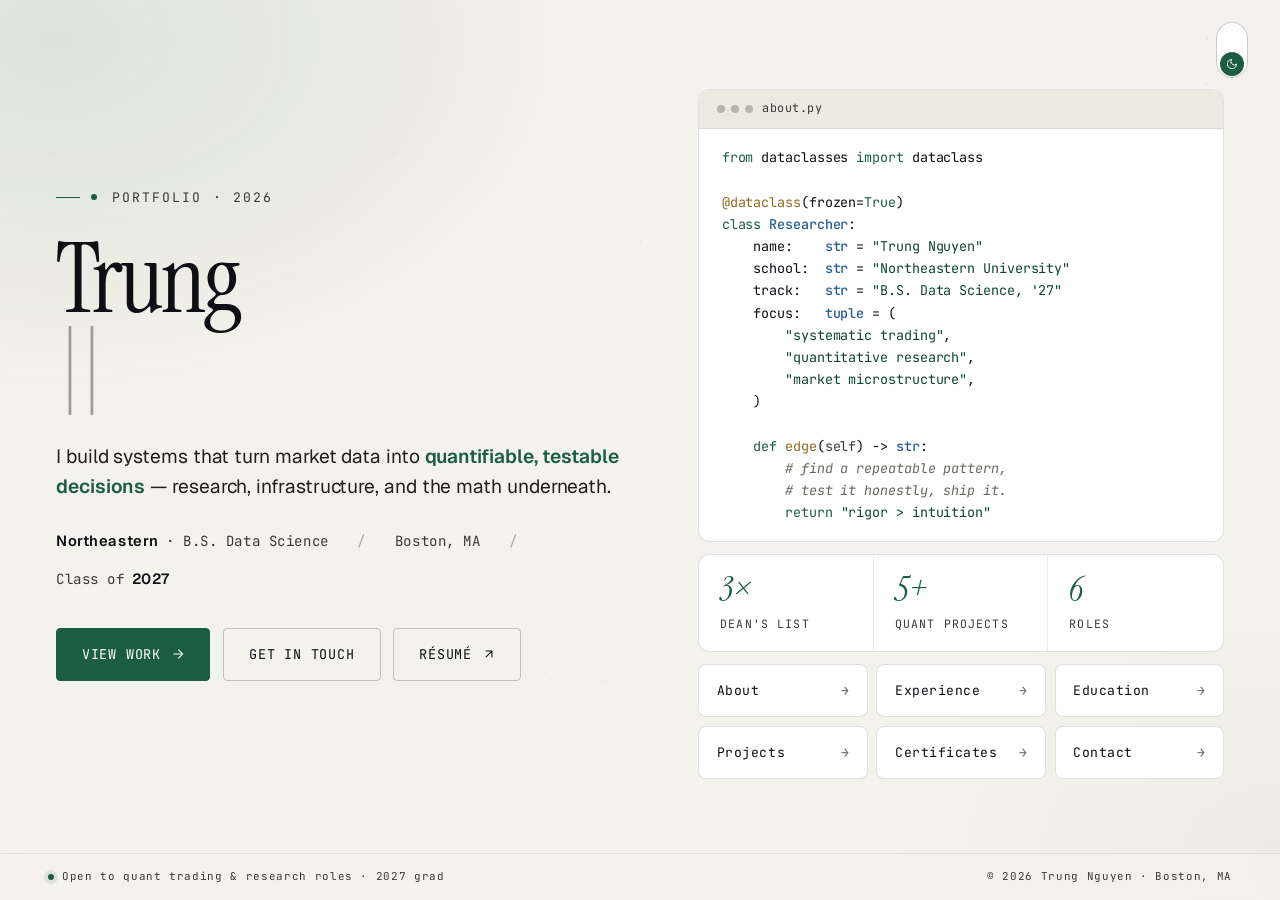
<file: index.html>
<!DOCTYPE html>
<html lang="en">
<head>
  <meta charset="UTF-8">
  <meta name="viewport" content="width=device-width, initial-scale=1.0">
  <script>(function(){var t=localStorage.getItem('theme')||'light';document.documentElement.setAttribute('data-theme',t);})();</script>
  <title>Trung Nguyen — Quantitative Research & Engineering</title>
  <meta name="description" content="Trung Nguyen — Data Science student at Northeastern University. Quantitative research, systematic trading models, and data infrastructure.">
  <link rel="preconnect" href="https://fonts.googleapis.com">
  <link rel="preconnect" href="https://fonts.gstatic.com" crossorigin>
  <link href="https://fonts.googleapis.com/css2?family=Geist:wght@300;400;500;600;700&family=Instrument+Serif:ital@0;1&family=JetBrains+Mono:wght@300;400;500&display=swap" rel="stylesheet">
  <link rel="icon" type="image/svg+xml" href="assets/img/favicon.svg">
  <link rel="stylesheet" href="assets/css/style.css">
  <style>
    /* ===== HOMEPAGE-SPECIFIC ===== */
    html, body { height: 100%; overflow: hidden; }
    .scroll-rail { display: none; }

    .home-wrap {
      position: relative;
      z-index: 2;
      max-width: 1400px;
      margin: 0 auto;
      padding: 2rem 3.5rem 4rem;
      height: 100dvh;
      display: grid;
      grid-template-columns: 1.1fr 1fr;
      gap: 4rem;
      align-items: center;
    }

    /* ----- LEFT: editorial hero ----- */
    .hero {
      display: flex;
      flex-direction: column;
      justify-content: center;
      gap: 1.7rem;
    }
    .hero-eyebrow {
      display: inline-flex;
      align-items: center;
      gap: 0.7rem;
      font-family: var(--mono);
      font-size: 0.82rem;
      color: var(--text-secondary);
      letter-spacing: 0.16em;
      text-transform: uppercase;
      opacity: 0;
      animation: heroIn 0.7s var(--ease-out) 0.15s forwards;
    }
    .hero-eyebrow::before {
      content: "";
      width: 24px; height: 1px;
      background: var(--accent);
    }
    .hero-eyebrow .pulse {
      width: 6px; height: 6px;
      border-radius: 50%;
      background: var(--accent);
      box-shadow: 0 0 0 0 var(--accent);
      animation: pulseDot 2.4s var(--ease-out) infinite;
      margin-right: 0.2rem;
    }
    @keyframes pulseDot {
      0% { box-shadow: 0 0 0 0 var(--accent-glow); }
      70% { box-shadow: 0 0 0 8px transparent; }
      100% { box-shadow: 0 0 0 0 transparent; }
    }

    .hero-name {
      font-family: var(--serif);
      font-size: clamp(4.2rem, 7.5vw, 7rem);
      font-weight: 400;
      line-height: 0.94;
      letter-spacing: -0.03em;
      color: var(--text-primary);
      opacity: 0;
      animation: heroIn 0.9s var(--ease-out) 0.3s forwards;
    }
    .hero-name .last {
      display: block;
      font-style: italic;
      color: var(--accent);
    }
    .scramble-tmp { color: var(--text-muted); opacity: 0.6; }

    .hero-statement {
      font-family: var(--sans);
      font-size: clamp(1.2rem, 1.45vw, 1.4rem);
      font-style: normal;
      font-weight: 400;
      line-height: 1.55;
      color: var(--text-primary);
      max-width: 46ch;
      opacity: 0;
      animation: heroIn 0.9s var(--ease-out) 0.55s forwards;
    }
    [data-theme="light"] .hero-statement { color: #1F1E1A; }
    .hero-statement strong {
      color: var(--accent);
      font-weight: 600;
    }

    .hero-meta {
      display: flex;
      flex-wrap: wrap;
      gap: 0.9rem 1.8rem;
      align-items: center;
      font-family: var(--mono);
      font-size: 0.88rem;
      color: var(--text-secondary);
      letter-spacing: 0.04em;
      opacity: 0;
      animation: heroIn 0.7s var(--ease-out) 0.75s forwards;
    }
    .hero-meta span { display: inline-flex; align-items: center; gap: 0.45rem; }
    .hero-meta strong { color: var(--text-primary); font-weight: 600; font-family: var(--sans); font-size: 1.05em; }
    .hero-meta .sep { color: var(--text-muted); opacity: 0.5; }

    .hero-cta {
      display: flex;
      gap: 0.8rem;
      flex-wrap: wrap;
      margin-top: 0.6rem;
      opacity: 0;
      animation: heroIn 0.7s var(--ease-out) 0.95s forwards;
    }
    .btn {
      display: inline-flex;
      align-items: center;
      gap: 0.6rem;
      padding: 0.95rem 1.55rem;
      font-family: var(--mono);
      font-size: 0.84rem;
      letter-spacing: 0.06em;
      text-transform: uppercase;
      border-radius: 4px;
      border: 1px solid var(--border-strong);
      background: transparent;
      color: var(--text-primary);
      transition: border-color 0.3s var(--ease-out), color 0.3s var(--ease-out), background 0.3s var(--ease-out);
      cursor: pointer;
    }
    .btn:hover { border-color: var(--accent); color: var(--accent); background: var(--accent-glow); }
    .btn:active { transform: scale(0.98); }
    .btn.primary {
      background: var(--accent);
      color: #fff;
      border-color: var(--accent);
    }
    .btn.primary:hover {
      background: var(--accent-soft);
      border-color: var(--accent-soft);
      color: #fff;
    }
    .btn svg { width: 14px; height: 14px; stroke: currentColor; fill: none; stroke-width: 1.8; stroke-linecap: round; stroke-linejoin: round; }

    /* ----- RIGHT: bento grid ----- */
    .bento {
      display: grid;
      grid-template-columns: 1fr 1fr;
      grid-template-rows: auto auto auto;
      gap: 0.75rem;
      align-content: center;
      opacity: 0;
      animation: heroIn 0.9s var(--ease-out) 0.5s forwards;
    }

    .tile {
      border: 1px solid var(--border);
      background: var(--bg-elev);
      border-radius: 12px;
      padding: 1.3rem 1.4rem;
      transition: border-color 0.3s var(--ease-out), transform 0.3s var(--ease-out);
      position: relative;
      overflow: hidden;
    }
    .tile:hover { border-color: var(--border-strong); }
    .tile-label {
      font-family: var(--mono);
      font-size: 0.7rem;
      color: var(--text-secondary);
      letter-spacing: 0.14em;
      text-transform: uppercase;
      margin-bottom: 0.7rem;
      display: flex;
      align-items: center;
      gap: 0.5rem;
    }
    .tile-label::before {
      content: "";
      width: 5px; height: 5px;
      border-radius: 50%;
      background: var(--accent);
    }

    /* Status tile */
    .tile-status { grid-column: 1 / 3; }
    .status-role {
      font-family: var(--serif);
      font-size: 1.2rem;
      letter-spacing: -0.01em;
      color: var(--text-primary);
      margin-bottom: 0.15rem;
      line-height: 1.2;
    }
    .status-role em { font-style: italic; color: var(--accent); }
    .status-where {
      font-family: var(--mono);
      font-size: 0.72rem;
      color: var(--text-secondary);
      letter-spacing: 0.02em;
    }
    .status-where span { color: var(--text-muted); }

    /* Code tile */
    .tile-code {
      grid-column: 1 / 3;
      padding: 0;
      overflow: hidden;
    }
    .code-bar {
      display: flex;
      align-items: center;
      gap: 0.6rem;
      padding: 0.6rem 1.1rem;
      background: var(--bg-soft);
      border-bottom: 1px solid var(--rule);
    }
    .code-bar-dots { display: flex; gap: 6px; }
    .code-bar-dots span {
      width: 8px; height: 8px; border-radius: 50%;
      background: var(--text-muted); opacity: 0.4;
    }
    .code-bar-file {
      font-family: var(--mono);
      font-size: 0.74rem;
      color: var(--text-secondary);
      letter-spacing: 0.04em;
    }
    .code-body {
      font-family: var(--mono);
      font-size: 0.84rem;
      line-height: 1.65;
      padding: 1.1rem 1.4rem;
      color: var(--text-primary);
      white-space: pre;
      overflow-x: auto;
    }

    /* Stats tile */
    .tile-stats {
      grid-column: 1 / 3;
      padding: 0;
      display: grid;
      grid-template-columns: repeat(3, 1fr);
    }
    .mini-stat {
      padding: 1.1rem 1.3rem;
      border-right: 1px solid var(--rule);
      transition: background 0.3s var(--ease-out);
    }
    .mini-stat:last-child { border-right: none; }
    .mini-stat:hover { background: var(--accent-glow); }
    .mini-stat-num {
      font-family: var(--serif);
      font-size: 2.2rem;
      font-style: italic;
      color: var(--accent);
      line-height: 1;
    }
    .mini-stat-label {
      font-family: var(--mono);
      font-size: 0.72rem;
      color: var(--text-secondary);
      letter-spacing: 0.1em;
      text-transform: uppercase;
      margin-top: 0.45rem;
    }

    /* Nav grid as bento footer */
    .nav-bento {
      grid-column: 1 / 3;
      display: grid;
      grid-template-columns: 1fr 1fr 1fr;
      gap: 0.55rem;
    }
    .nav-bento a {
      display: flex;
      align-items: center;
      justify-content: space-between;
      padding: 0.95rem 1.1rem;
      border: 1px solid var(--border);
      border-radius: 8px;
      background: var(--bg-elev);
      font-family: var(--mono);
      font-size: 0.82rem;
      color: var(--text-primary);
      letter-spacing: 0.04em;
      transition: border-color 0.25s var(--ease-out), color 0.25s var(--ease-out), transform 0.25s var(--ease-out);
    }
    .nav-bento a::after {
      content: "→";
      color: var(--text-muted);
      transition: transform 0.3s var(--ease-out), color 0.3s var(--ease-out);
    }
    .nav-bento a:hover {
      border-color: var(--accent);
      color: var(--accent);
    }
    .nav-bento a:hover::after {
      color: var(--accent);
      transform: translateX(3px);
    }

    @keyframes heroIn {
      from { opacity: 0; transform: translateY(16px); }
      to { opacity: 1; transform: translateY(0); }
    }

    /* Foot strip — fixed footer-style line at bottom of viewport */
    .home-foot {
      position: fixed;
      left: 0; right: 0;
      bottom: 0;
      z-index: 2;
      padding: 0.9rem 3rem;
      border-top: 1px solid var(--rule);
      display: flex;
      align-items: center;
      justify-content: space-between;
      font-family: var(--mono);
      font-size: 0.68rem;
      color: var(--text-secondary);
      letter-spacing: 0.06em;
      background: color-mix(in srgb, var(--bg) 80%, transparent);
      backdrop-filter: blur(10px);
    }
    .home-foot .dot {
      display: inline-block;
      width: 6px; height: 6px;
      border-radius: 50%;
      background: var(--accent);
      box-shadow: 0 0 0 4px var(--accent-glow);
      margin-right: 0.5rem;
      vertical-align: middle;
    }

    /* Mobile — release scroll lock on small screens so everything still fits */
    @media (max-width: 1000px) {
      html, body { height: auto; overflow: auto; }
      .home-wrap {
        grid-template-columns: 1fr;
        padding: 6rem 1.4rem 5rem;
        gap: 2rem;
        height: auto;
      }
      .bento { grid-template-columns: 1fr 1fr; }
      .nav-bento { grid-template-columns: 1fr 1fr; }
      .home-foot { position: static; padding: 1rem 1.4rem; }
    }
    @media (max-width: 560px) {
      .nav-bento { grid-template-columns: 1fr; }
    }

    /* Short laptops — scale everything down proportionally */
    @media (max-height: 820px) {
      .home-wrap { padding: 1.5rem 3rem 3rem; gap: 3rem; }
      .hero { gap: 1.2rem; }
      .hero-name { font-size: clamp(3rem, 5.6vw, 5rem); }
      .hero-statement { font-size: 1.05rem; }
      .hero-meta { font-size: 0.78rem; }
      .btn { padding: 0.7rem 1.2rem; font-size: 0.74rem; }
      .code-body { font-size: 0.72rem; padding: 0.7rem 1rem; line-height: 1.55; }
      .tile { padding: 0.9rem 1.05rem; }
      .mini-stat { padding: 0.7rem 1rem; }
      .mini-stat-num { font-size: 1.7rem; }
      .mini-stat-label { font-size: 0.62rem; }
      .nav-bento a { padding: 0.65rem 0.9rem; font-size: 0.72rem; }
    }
    @media (max-height: 680px) {
      .home-wrap { padding: 1rem 2.5rem 2rem; gap: 2.2rem; }
      .hero-name { font-size: clamp(2.4rem, 4.6vw, 3.8rem); }
      .hero-statement { font-size: 0.95rem; }
      .code-body { font-size: 0.64rem; padding: 0.55rem 0.85rem; line-height: 1.45; }
      .mini-stat-num { font-size: 1.4rem; }
      .nav-bento a { padding: 0.5rem 0.8rem; font-size: 0.68rem; }
    }
  </style>
</head>
<body>

<canvas id="particleCanvas"></canvas>
<div class="grain"></div>
<div class="scroll-rail"><div class="scroll-rail-fill"></div></div>

<button class="theme-toggle" id="themeToggle" aria-label="Toggle theme">
  <div class="theme-toggle-thumb">
    <svg viewBox="0 0 24 24"><path d="M21 12.79A9 9 0 1 1 11.21 3 7 7 0 0 0 21 12.79z"/></svg>
  </div>
</button>

<main class="home-wrap">

  <!-- LEFT: Editorial hero -->
  <section class="hero">
    <div class="hero-eyebrow">
      <span class="pulse"></span> Portfolio · 2026
    </div>

    <h1 class="hero-name">
      Trung
      <span class="last" data-scramble="Nguyen" data-scramble-delay="600">Nguyen</span>
    </h1>

    <p class="hero-statement">
      I build systems that turn market data into <strong>quantifiable, testable decisions</strong> — research, infrastructure, and the math underneath.
    </p>

    <div class="hero-meta">
      <span><strong>Northeastern</strong> · B.S. Data Science</span>
      <span class="sep">/</span>
      <span>Boston, MA</span>
      <span class="sep">/</span>
      <span>Class of <strong>2027</strong></span>
    </div>

    <div class="hero-cta">
      <a href="projects.html" class="btn primary" data-magnetic="0.2">
        View work
        <svg viewBox="0 0 24 24"><path d="M5 12h14M13 5l7 7-7 7"/></svg>
      </a>
      <a href="contact.html" class="btn" data-magnetic="0.18">
        Get in touch
      </a>
      <a href="assets/docs/resume.pdf" target="_blank" rel="noopener" class="btn">
        Résumé
        <svg viewBox="0 0 24 24"><path d="M7 17L17 7M7 7h10v10"/></svg>
      </a>
    </div>
  </section>

  <!-- RIGHT: Bento -->
  <aside class="bento">

    <!-- Code snippet -->
    <div class="tile tile-code">
      <div class="code-bar">
        <div class="code-bar-dots"><span></span><span></span><span></span></div>
        <div class="code-bar-file">about.py</div>
      </div>
<pre class="code-body"><span class="code-keyword">from</span> dataclasses <span class="code-keyword">import</span> dataclass

<span class="code-func">@dataclass</span>(frozen=<span class="code-bool">True</span>)
<span class="code-keyword">class</span> <span class="code-class">Researcher</span>:
    name:    <span class="code-class">str</span> = <span class="code-string">"Trung Nguyen"</span>
    school:  <span class="code-class">str</span> = <span class="code-string">"Northeastern University"</span>
    track:   <span class="code-class">str</span> = <span class="code-string">"B.S. Data Science, '27"</span>
    focus:   <span class="code-class">tuple</span> = (
        <span class="code-string">"systematic trading"</span>,
        <span class="code-string">"quantitative research"</span>,
        <span class="code-string">"market microstructure"</span>,
    )

    <span class="code-keyword">def</span> <span class="code-func">edge</span>(<span class="code-param">self</span>) -&gt; <span class="code-class">str</span>:
        <span class="code-comment"># find a repeatable pattern,</span>
        <span class="code-comment"># test it honestly, ship it.</span>
        <span class="code-keyword">return</span> <span class="code-string">"rigor &gt; intuition"</span></pre>
    </div>

    <!-- Stats -->
    <div class="tile tile-stats">
      <div class="mini-stat">
        <div class="mini-stat-num">3×</div>
        <div class="mini-stat-label">Dean's List</div>
      </div>
      <div class="mini-stat">
        <div class="mini-stat-num">5+</div>
        <div class="mini-stat-label">Quant projects</div>
      </div>
      <div class="mini-stat">
        <div class="mini-stat-num">6</div>
        <div class="mini-stat-label">Roles</div>
      </div>
    </div>

    <!-- Nav -->
    <nav class="nav-bento" aria-label="Site sections">
      <a href="about.html">About</a>
      <a href="experience.html">Experience</a>
      <a href="education.html">Education</a>
      <a href="projects.html">Projects</a>
      <a href="certificates.html">Certificates</a>
      <a href="contact.html">Contact</a>
    </nav>

  </aside>

</main>

<div class="home-foot" aria-label="Footer">
  <span><span class="dot"></span>Open to quant trading &amp; research roles · 2027 grad</span>
  <span>© 2026 Trung Nguyen · Boston, MA</span>
</div>

<script src="assets/js/script.js"></script>
</body>
</html>
</file>
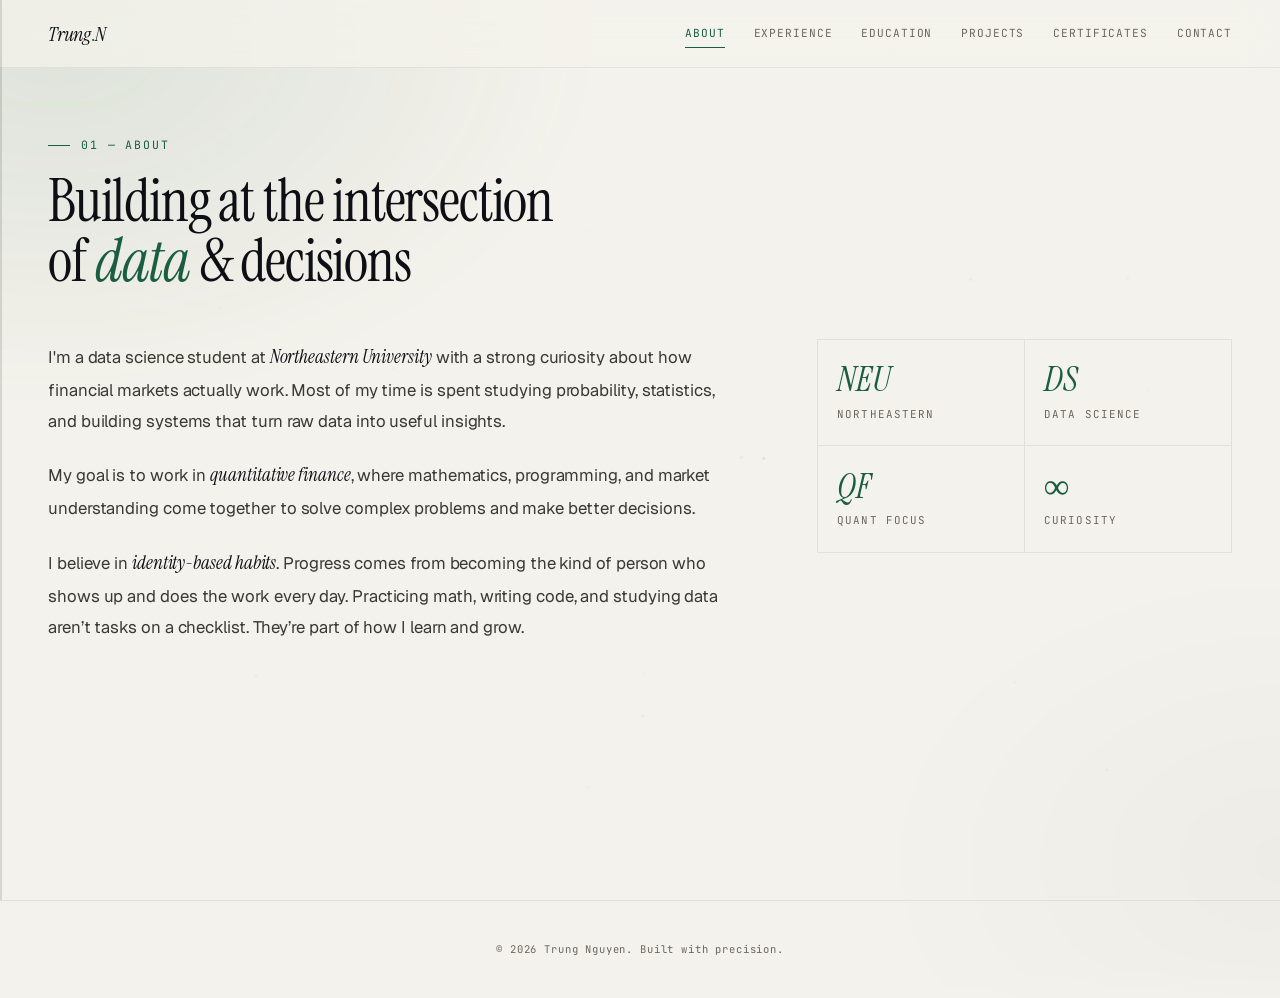
<file: about.html>
<!DOCTYPE html>
<html lang="en">
<head>
  <meta charset="UTF-8">
  <meta name="viewport" content="width=device-width, initial-scale=1.0">
  <script>(function(){var t=localStorage.getItem('theme')||'light';document.documentElement.setAttribute('data-theme',t);})();</script>
  <title>About — Trung Nguyen</title>
  <link rel="preconnect" href="https://fonts.googleapis.com">
  <link rel="preconnect" href="https://fonts.gstatic.com" crossorigin>
  <link href="https://fonts.googleapis.com/css2?family=Geist:wght@300;400;500;600;700&family=Instrument+Serif:ital@0;1&family=JetBrains+Mono:wght@300;400;500&display=swap" rel="stylesheet">
  <link rel="icon" type="image/svg+xml" href="assets/img/favicon.svg">
  <link rel="stylesheet" href="assets/css/style.css">
</head>
<body>

<canvas id="particleCanvas"></canvas>
<div class="grain"></div>
<div class="scroll-rail"><div class="scroll-rail-fill"></div></div>

<!-- Navbar -->
<nav class="top-nav">
  <a href="index.html" class="top-nav-logo">Trung<span>.</span>N</a>
  <div class="top-nav-links">
    <a href="about.html" class="active">About</a>
    <a href="experience.html">Experience</a>
    <a href="education.html">Education</a>
    <a href="projects.html">Projects</a>
    <a href="certificates.html">Certificates</a>
    <a href="contact.html">Contact</a>
  </div>
</nav>

<!-- Content -->
<main class="page-content">
  <div class="section-tag reveal">01 — About</div>
  <h2 class="section-title reveal">Building at the intersection<br>of <em>data</em> &amp; decisions</h2>

  <div class="about-content">
    <div class="about-text">
      <p class="reveal">I'm a data science student at <em>Northeastern University</em> with a strong curiosity about how financial markets actually work. Most of my time is spent studying probability, statistics, and building systems that turn raw data into useful insights.</p>
      <p class="reveal">My goal is to work in <em>quantitative finance</em>, where mathematics, programming, and market understanding come together to solve complex problems and make better decisions.</p>
      <p class="reveal">I believe in <em>identity-based habits</em>. Progress comes from becoming the kind of person who shows up and does the work every day. Practicing math, writing code, and studying data aren’t tasks on a checklist. They’re part of how I learn and grow.</p>
    </div>
    <div class="about-stats reveal">
      <div class="stat-box"><div class="stat-num">NEU</div><div class="stat-label">Northeastern</div></div>
      <div class="stat-box"><div class="stat-num">DS</div><div class="stat-label">Data Science</div></div>
      <div class="stat-box"><div class="stat-num">QF</div><div class="stat-label">Quant Focus</div></div>
      <div class="stat-box"><div class="stat-num">∞</div><div class="stat-label">Curiosity</div></div>
    </div>
  </div>
</main>

<footer class="footer">
  <p>© 2026 Trung Nguyen. Built with precision.</p>
</footer>

<script src="assets/js/script.js"></script>
</body>
</html>
</file>
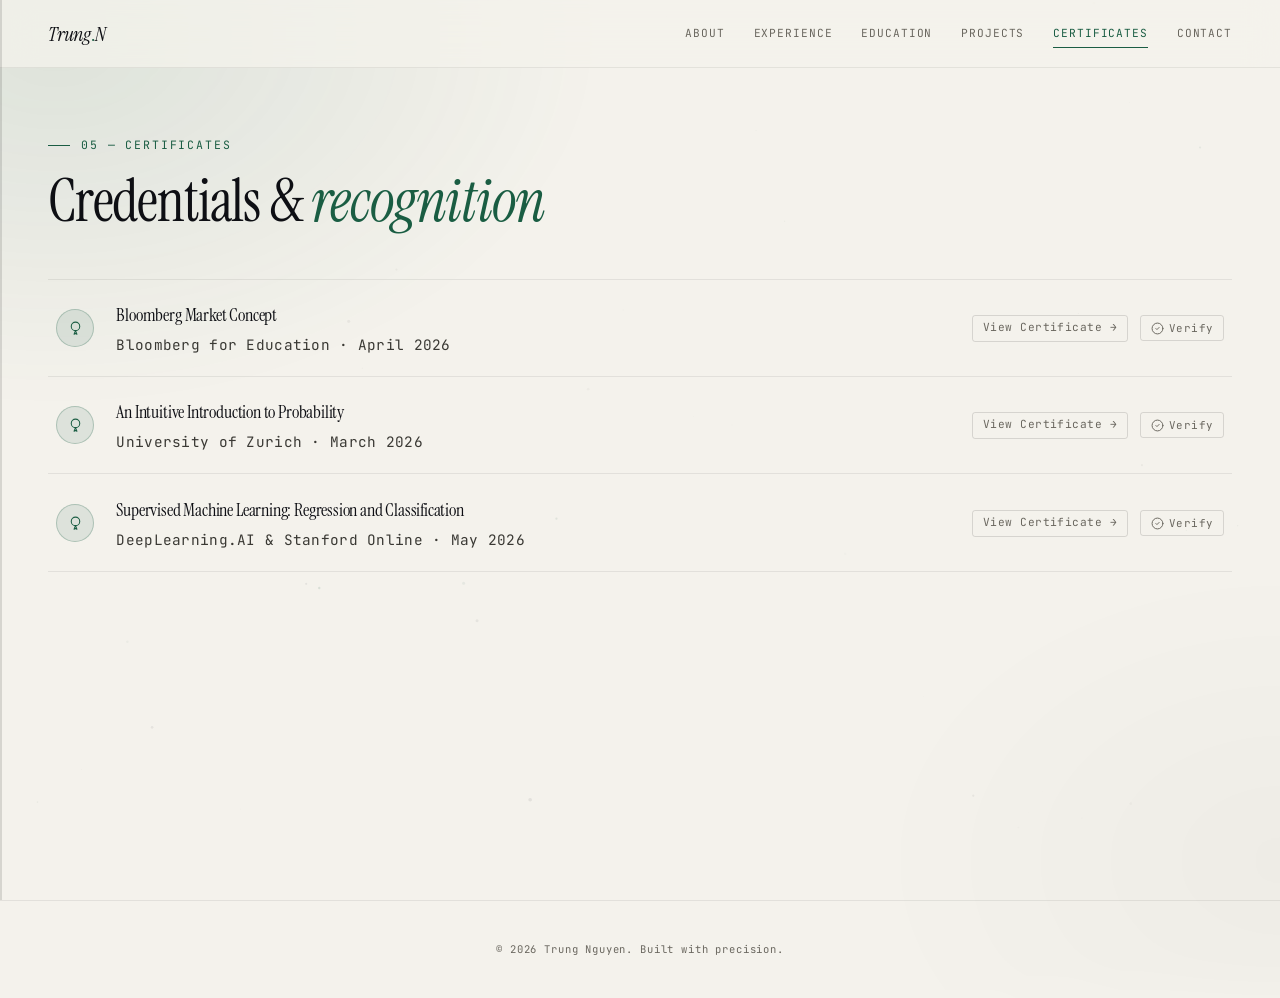
<file: certificates.html>
<!DOCTYPE html>
<html lang="en">
<head>
  <meta charset="UTF-8">
  <meta name="viewport" content="width=device-width, initial-scale=1.0">
  <script>(function(){var t=localStorage.getItem('theme')||'light';document.documentElement.setAttribute('data-theme',t);})();</script>
  <title>Certificates — Trung Nguyen</title>
  <link rel="preconnect" href="https://fonts.googleapis.com">
  <link rel="preconnect" href="https://fonts.gstatic.com" crossorigin>
  <link href="https://fonts.googleapis.com/css2?family=Geist:wght@300;400;500;600;700&family=Instrument+Serif:ital@0;1&family=JetBrains+Mono:wght@300;400;500&display=swap" rel="stylesheet">
  <link rel="icon" type="image/svg+xml" href="assets/img/favicon.svg">
  <link rel="stylesheet" href="assets/css/style.css">
</head>
<body>

<canvas id="particleCanvas"></canvas>
<div class="grain"></div>
<div class="scroll-rail"><div class="scroll-rail-fill"></div></div>

<!-- Navbar -->
<nav class="top-nav">
  <a href="index.html" class="top-nav-logo">Trung<span>.</span>N</a>
  <div class="top-nav-links">
    <a href="about.html">About</a>
    <a href="experience.html">Experience</a>
    <a href="education.html">Education</a>
    <a href="projects.html">Projects</a>
    <a href="certificates.html" class="active">Certificates</a>
    <a href="contact.html">Contact</a>
  </div>
</nav>

<!-- Content -->
<main class="page-content">
  <div class="section-tag reveal">05 — Certificates</div>
  <h2 class="section-title reveal">Credentials &amp; <em>recognition</em></h2>

  <div class="cert-list">
    <div class="cert-item reveal">
      <div class="cert-icon"><svg viewBox="0 0 24 24"><path d="M12 15l-2 5 2-1 2 1-2-5z"/><circle cx="12" cy="9" r="6"/></svg></div>
      <div class="cert-info">
        <div class="cert-name">Bloomberg Market Concept</div>
        <div class="cert-issuer">Bloomberg for Education · April 2026</div>
      </div>
      <div class="cert-links">
        <a href="assets/certs/bmc_certification.pdf" target="_blank" class="edu-view-cert" onclick="event.stopPropagation()">View Certificate →</a>
          <a href="https://portal.bloombergforeducation.com/certificates/ZAcBZwLtCKCc1DnDzWX7Ydwz" target="_blank" class="cert-verify-link" onclick="event.stopPropagation()"><svg viewBox="0 0 24 24" width="13" height="13"><path d="M9 12l2 2 4-4"/><circle cx="12" cy="12" r="10"/></svg>Verify</a>
      </div>
    </div>
    <div class="cert-item reveal">
      <div class="cert-icon"><svg viewBox="0 0 24 24"><path d="M12 15l-2 5 2-1 2 1-2-5z"/><circle cx="12" cy="9" r="6"/></svg></div>
      <div class="cert-info">
        <div class="cert-name">An Intuitive Introduction to Probability</div>
        <div class="cert-issuer">University of Zurich · March 2026</div>
      </div>
      <div class="cert-links">
        <a href="assets/certs/Coursera ORXLT15YBMMF.pdf" target="_blank" class="edu-view-cert" onclick="event.stopPropagation()">View Certificate →</a>
        <a href="https://coursera.org/verify/ORXLT15YBMMF" target="_blank" class="cert-verify-link" onclick="event.stopPropagation()"><svg viewBox="0 0 24 24" width="13" height="13"><path d="M9 12l2 2 4-4"/><circle cx="12" cy="12" r="10"/></svg>Verify</a>
      </div>
    </div>
    <div class="cert-item reveal">
      <div class="cert-icon"><svg viewBox="0 0 24 24"><path d="M12 15l-2 5 2-1 2 1-2-5z"/><circle cx="12" cy="9" r="6"/></svg></div>
      <div class="cert-info">
        <div class="cert-name">Supervised Machine Learning: Regression and Classification</div>
        <div class="cert-issuer">DeepLearning.AI &amp; Stanford Online · May 2026</div>
      </div>
      <div class="cert-links">
        <a href="assets/certs/Coursera KULM1AXVC2C2.pdf" target="_blank" class="edu-view-cert" onclick="event.stopPropagation()">View Certificate →</a>
        <a href="https://coursera.org/verify/KULM1AXVC2C2" target="_blank" class="cert-verify-link" onclick="event.stopPropagation()"><svg viewBox="0 0 24 24" width="13" height="13"><path d="M9 12l2 2 4-4"/><circle cx="12" cy="12" r="10"/></svg>Verify</a>
      </div>
    </div>
  </div>
</main>

<footer class="footer">
  <p>© 2026 Trung Nguyen. Built with precision.</p>
</footer>

<script src="assets/js/script.js"></script>
</body>
</html>
</file>
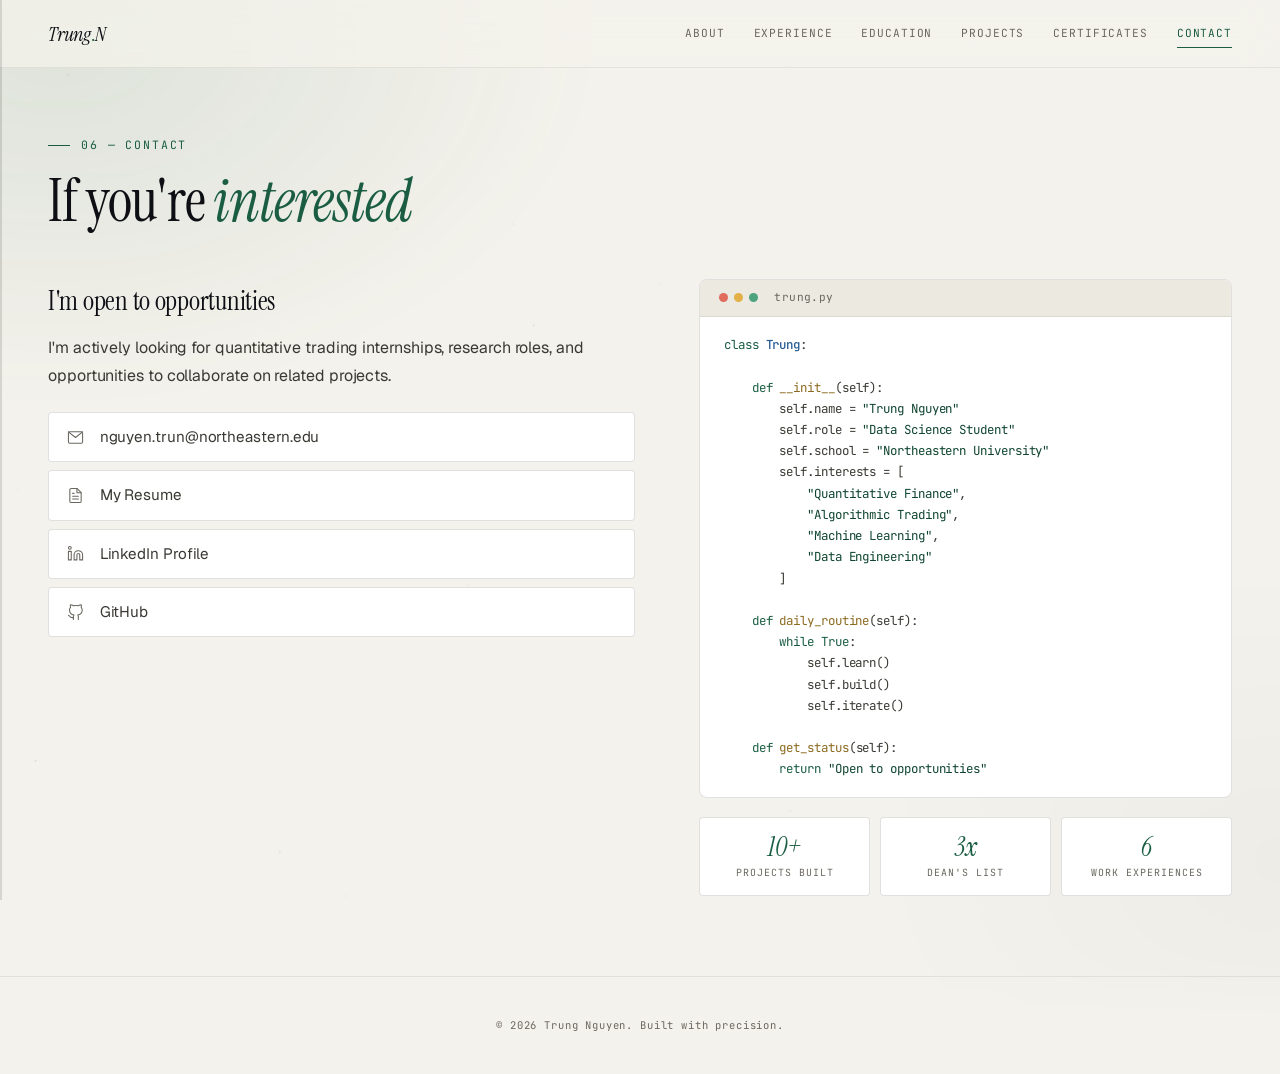
<file: contact.html>
<!DOCTYPE html>
<html lang="en">
<head>
  <meta charset="UTF-8">
  <meta name="viewport" content="width=device-width, initial-scale=1.0">
  <script>(function(){var t=localStorage.getItem('theme')||'light';document.documentElement.setAttribute('data-theme',t);})();</script>
  <title>Contact — Trung Nguyen</title>
  <link rel="preconnect" href="https://fonts.googleapis.com">
  <link rel="preconnect" href="https://fonts.gstatic.com" crossorigin>
  <link href="https://fonts.googleapis.com/css2?family=Geist:wght@300;400;500;600;700&family=Instrument+Serif:ital@0;1&family=JetBrains+Mono:wght@300;400;500&display=swap" rel="stylesheet">
  <link rel="icon" type="image/svg+xml" href="assets/img/favicon.svg">
  <link rel="stylesheet" href="assets/css/style.css">
</head>
<body>

<canvas id="particleCanvas"></canvas>
<div class="grain"></div>
<div class="scroll-rail"><div class="scroll-rail-fill"></div></div>

<!-- Navbar -->
<nav class="top-nav">
  <a href="index.html" class="top-nav-logo">Trung<span>.</span>N</a>
  <div class="top-nav-links">
    <a href="about.html">About</a>
    <a href="experience.html">Experience</a>
    <a href="education.html">Education</a>
    <a href="projects.html">Projects</a>
    <a href="certificates.html">Certificates</a>
    <a href="contact.html" class="active">Contact</a>
  </div>
</nav>

<!-- Content -->
<main class="page-content">
  <div class="section-tag reveal">06 — Contact</div>
  <h2 class="section-title reveal">If you're <em>interested</em></h2>

  <div class="contact-layout">
    <div class="contact-text reveal">
      <h3>I'm open to opportunities</h3>
      <p>I'm actively looking for quantitative trading internships, research roles, and opportunities to collaborate on related projects.</p>
      <div class="contact-links">
        <a href="mailto:nguyen.trun@northeastern.edu" class="contact-link">
          <svg viewBox="0 0 24 24"><rect x="2" y="4" width="20" height="16" rx="2"/><path d="m22 4-10 8L2 4"/></svg>
          nguyen.trun@northeastern.edu
        </a>
        <a href="assets/docs/resume.pdf" class="contact-link" target="_blank">
          <svg viewBox="0 0 24 24"><path d="M14 2H6a2 2 0 0 0-2 2v16a2 2 0 0 0 2 2h12a2 2 0 0 0 2-2V8z"/><polyline points="14 2 14 8 20 8"/><line x1="16" y1="13" x2="8" y2="13"/><line x1="16" y1="17" x2="8" y2="17"/><polyline points="10 9 9 9 8 9"/></svg>
          My Resume
        </a>
        <a href="https://www.linkedin.com/in/trung-nguyen-973646248" class="contact-link" target="_blank">
          <svg viewBox="0 0 24 24"><path d="M16 8a6 6 0 0 1 6 6v7h-4v-7a2 2 0 0 0-4 0v7h-4v-7a6 6 0 0 1 6-6z"/><rect x="2" y="9" width="4" height="12"/><circle cx="4" cy="4" r="2"/></svg>
          LinkedIn Profile
        </a>
        <a href="https://github.com/TrungNguyen-ybidh" class="contact-link" target="_blank">
          <svg viewBox="0 0 24 24"><path d="M9 19c-5 1.5-5-2.5-7-3m14 6v-3.87a3.37 3.37 0 0 0-.94-2.61c3.14-.35 6.44-1.54 6.44-7A5.44 5.44 0 0 0 20 4.77 5.07 5.07 0 0 0 19.91 1S18.73.65 16 2.48a13.38 13.38 0 0 0-7 0C6.27.65 5.09 1 5.09 1A5.07 5.07 0 0 0 5 4.77a5.44 5.44 0 0 0-1.5 3.78c0 5.42 3.3 6.61 6.44 7A3.37 3.37 0 0 0 9 18.13V22"/></svg>
          GitHub
        </a>
      </div>
    </div>

    <div class="contact-creative reveal">
      <!-- Code block -->
      <div class="contact-code-block">
        <div class="contact-code-header">
          <div class="contact-code-dots">
            <span class="dot-red"></span>
            <span class="dot-yellow"></span>
            <span class="dot-green"></span>
          </div>
          <span class="contact-code-filename">trung.py</span>
        </div>
        <pre class="contact-code"><span class="code-keyword">class</span> <span class="code-class">Trung</span>:

    <span class="code-keyword">def</span> <span class="code-func">__init__</span>(<span class="code-param">self</span>):
        <span class="code-param">self</span>.name = <span class="code-string">"Trung Nguyen"</span>
        <span class="code-param">self</span>.role = <span class="code-string">"Data Science Student"</span>
        <span class="code-param">self</span>.school = <span class="code-string">"Northeastern University"</span>
        <span class="code-param">self</span>.interests = [
            <span class="code-string">"Quantitative Finance"</span>,
            <span class="code-string">"Algorithmic Trading"</span>,
            <span class="code-string">"Machine Learning"</span>,
            <span class="code-string">"Data Engineering"</span>
        ]

    <span class="code-keyword">def</span> <span class="code-func">daily_routine</span>(<span class="code-param">self</span>):
        <span class="code-keyword">while</span> <span class="code-bool">True</span>:
            <span class="code-param">self</span>.learn()
            <span class="code-param">self</span>.build()
            <span class="code-param">self</span>.iterate()

    <span class="code-keyword">def</span> <span class="code-func">get_status</span>(<span class="code-param">self</span>):
        <span class="code-keyword">return</span> <span class="code-string">"Open to opportunities"</span></pre>
      </div>

      <!-- Stats row -->
      <div class="contact-stats-row">
        <div class="contact-stat">
          <div class="contact-stat-num">10+</div>
          <div class="contact-stat-label">Projects Built</div>
        </div>
        <div class="contact-stat">
          <div class="contact-stat-num">3x</div>
          <div class="contact-stat-label">Dean's List</div>
        </div>
        <div class="contact-stat">
          <div class="contact-stat-num">6</div>
          <div class="contact-stat-label">Work Experiences</div>
        </div>
      </div>
    </div>
  </div>
</main>

<footer class="footer">
  <p>© 2026 Trung Nguyen. Built with precision.</p>
</footer>

<script src="assets/js/script.js"></script>
</body>
</html>
</file>
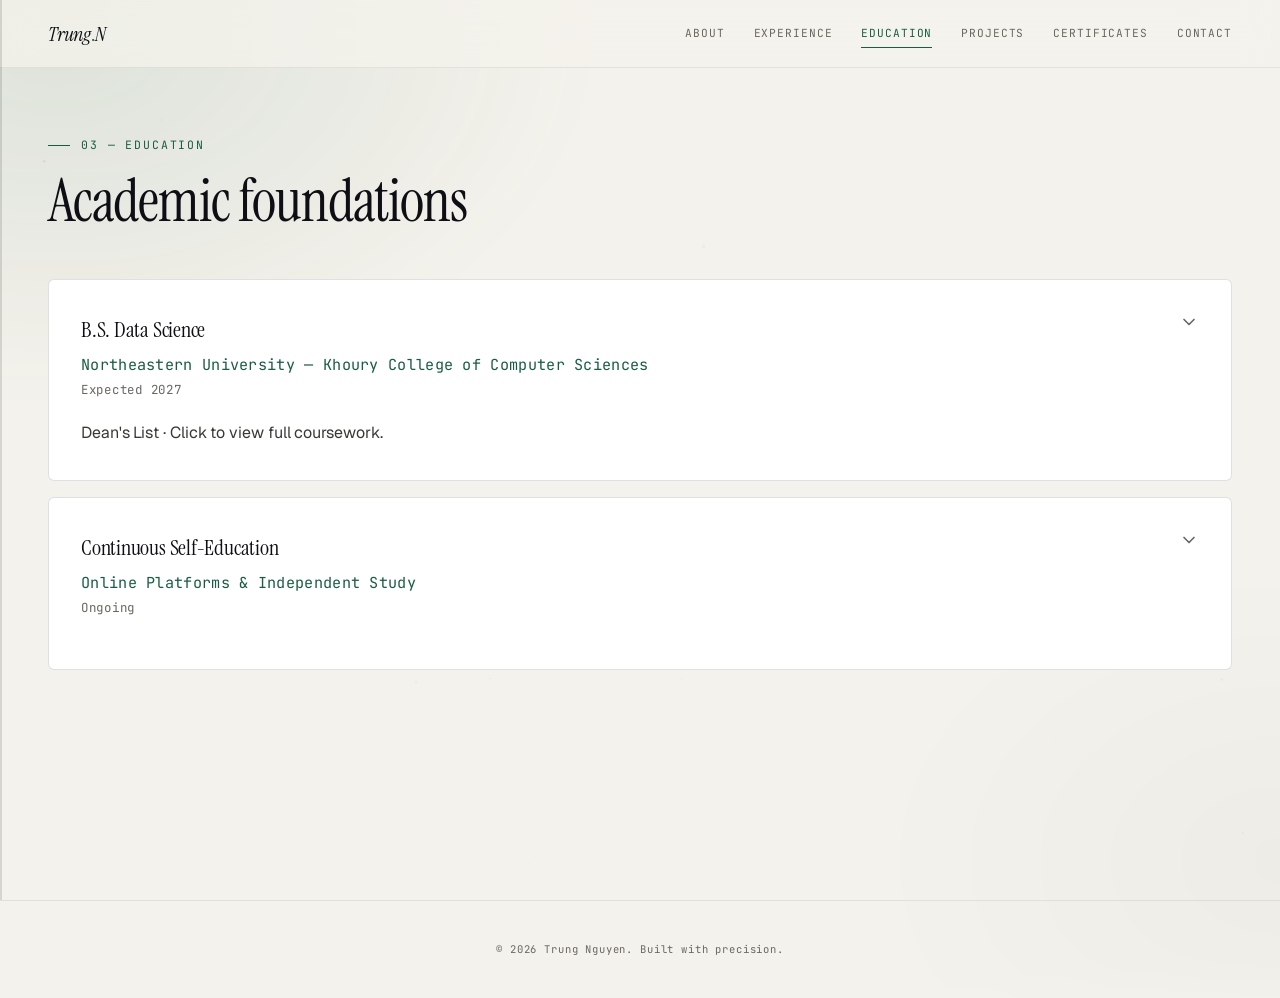
<file: education.html>
<!DOCTYPE html>
<html lang="en">
<head>
  <meta charset="UTF-8">
  <meta name="viewport" content="width=device-width, initial-scale=1.0">
  <script>(function(){var t=localStorage.getItem('theme')||'light';document.documentElement.setAttribute('data-theme',t);})();</script>
  <title>Education — Trung Nguyen</title>
  <link rel="preconnect" href="https://fonts.googleapis.com">
  <link rel="preconnect" href="https://fonts.gstatic.com" crossorigin>
  <link href="https://fonts.googleapis.com/css2?family=Geist:wght@300;400;500;600;700&family=Instrument+Serif:ital@0;1&family=JetBrains+Mono:wght@300;400;500&display=swap" rel="stylesheet">
  <link rel="icon" type="image/svg+xml" href="assets/img/favicon.svg">
  <link rel="stylesheet" href="assets/css/style.css">
</head>
<body>

<canvas id="particleCanvas"></canvas>
<div class="grain"></div>
<div class="scroll-rail"><div class="scroll-rail-fill"></div></div>

<!-- Navbar -->
<nav class="top-nav">
  <a href="index.html" class="top-nav-logo">Trung<span>.</span>N</a>
  <div class="top-nav-links">
    <a href="about.html">About</a>
    <a href="experience.html">Experience</a>
    <a href="education.html" class="active">Education</a>
    <a href="projects.html">Projects</a>
    <a href="certificates.html">Certificates</a>
    <a href="contact.html">Contact</a>
  </div>
</nav>

<!-- Content -->
<main class="page-content">
  <div class="section-tag reveal">03 — Education</div>
  <h2 class="section-title reveal">Academic foundations</h2>

  <div class="edu-grid">
    <!-- B.S. Data Science — clickable -->
    <div class="edu-card edu-expandable reveal" id="bs-card">
      <div class="edu-card-header">
        <div>
          <div class="edu-degree">B.S. Data Science</div>
          <div class="edu-school">Northeastern University — Khoury College of Computer Sciences</div>
          <div class="edu-year">Expected 2027</div>
        </div>
        <div class="edu-toggle-icon">
          <svg viewBox="0 0 24 24" width="20" height="20" fill="none" stroke="currentColor" stroke-width="2" stroke-linecap="round" stroke-linejoin="round"><polyline points="6 9 12 15 18 9"/></svg>
        </div>
      </div>
      <div class="edu-details">Dean's List · Click to view full coursework.</div>

      <div class="edu-dropdown">
        <div class="edu-dropdown-inner">

          <h4 class="edu-course-heading">Data Science & Programming</h4>
          <table class="edu-course-table">
            <thead><tr><th>Course</th><th>Title</th><th>Grade</th></tr></thead>
            <tbody>
              <tr><td>DS 3000</td><td>Foundations of Data Science</td><td>A</td></tr>
              <tr><td>DS 4200</td><td>Information Visualization</td><td>A</td></tr>
              <tr><td>DS 3500</td><td>Advanced Programming with Data</td><td>A-</td></tr>
              <tr><td>DS 2500</td><td>Intermediate Programming with Data</td><td>A-</td></tr>
              <tr><td>DS 2501</td><td>Lab for DS 2500</td><td>A-</td></tr>
              <tr><td>DS 2000</td><td>Programming with Data</td><td>A-</td></tr>
              <tr><td>DS 2001</td><td>Data Science Programming Practicum</td><td>B+</td></tr>
            </tbody>
          </table>

          <h4 class="edu-course-heading">Computer Science & Engineering</h4>
          <table class="edu-course-table">
            <thead><tr><th>Course</th><th>Title</th><th>Grade</th></tr></thead>
            <tbody>
              <tr><td>CS 4100</td><td>Artificial Intelligence</td><td>A</td></tr>
              <tr><td>EECE 2140</td><td>Computing Fundamentals for Engineers</td><td>A</td></tr>
              <tr><td>EECE 2540</td><td>Fundamentals of Networks</td><td>A-</td></tr>
              <tr><td>CS 3200</td><td>Introduction to Databases</td><td>B</td></tr>
              <tr><td>CS 1800</td><td>Discrete Structures</td><td>B</td></tr>
            </tbody>
          </table>

          <h4 class="edu-course-heading">Mathematics & Statistics</h4>
          <table class="edu-course-table">
            <thead><tr><th>Course</th><th>Title</th><th>Grade</th></tr></thead>
            <tbody>
              <tr><td>MTH 2100</td><td>Calculus 1</td><td>A</td></tr>
              <tr><td>MTH 1342</td><td>Calculus 2 for Sci/Engr</td><td>B</td></tr>
              <tr><td>MTH 2300</td><td>Business Statistics</td><td>A</td></tr>
            </tbody>
          </table>

          <h4 class="edu-course-heading">Economics & Business</h4>
          <table class="edu-course-table">
            <thead><tr><th>Course</th><th>Title</th><th>Grade</th></tr></thead>
            <tbody>
              <tr><td>ECN 1100</td><td>Principles of Microeconomics</td><td>A-</td></tr>
              <tr><td>ECN 1200</td><td>Principles of Macroeconomics</td><td>B+</td></tr>
            </tbody>
          </table>

          <h4 class="edu-course-heading">Other Coursework</h4>
          <table class="edu-course-table">
            <thead><tr><th>Course</th><th>Title</th><th>Grade</th></tr></thead>
            <tbody>
              <tr><td>PSY 1100</td><td>Foundations of Psychology</td><td>A</td></tr>
              <tr><td>CMN 2310</td><td>Professional Speaking</td><td>A</td></tr>
              <tr><td>ENG 1107</td><td>College Writing 2</td><td>B+</td></tr>
              <tr><td>PHIL 1145</td><td>Technology & Human Values</td><td>B</td></tr>
              <tr><td>HST 2150</td><td>The World Since 1945</td><td>B</td></tr>
            </tbody>
          </table>

          <h4 class="edu-course-heading">In Progress — Summer 2026</h4>
          <table class="edu-course-table">
            <thead><tr><th>Course</th><th>Title</th><th>Grade</th></tr></thead>
            <tbody>
              <tr><td>CS 3520</td><td>Programming in C++</td><td>—</td></tr>
              <tr><td>ECON 2560</td><td>Applied Econometrics</td><td>—</td></tr>
              <tr><td>ENGW 3302</td><td>Advanced Writing for Tech Professionals</td><td>—</td></tr>
            </tbody>
          </table>
        </div>
      </div>
    </div>

    <!-- Self Education — with nested subcards -->
    <div class="edu-card edu-expandable reveal" id="self-edu-card">
      <div class="edu-card-header">
        <div>
          <div class="edu-degree">Continuous Self-Education</div>
          <div class="edu-school">Online Platforms & Independent Study</div>
          <div class="edu-year">Ongoing</div>
        </div>
        <div class="edu-toggle-icon">
          <svg viewBox="0 0 24 24" width="20" height="20" fill="none" stroke="currentColor" stroke-width="2" stroke-linecap="round" stroke-linejoin="round"><polyline points="6 9 12 15 18 9"/></svg>
        </div>
      </div>

      <div class="edu-dropdown">
        <div class="edu-dropdown-inner">

          <div class="edu-subcards-stack">

            <!-- Online Courses -->
            <div class="edu-subcard edu-expandable" id="subcard-online-courses">
              <div class="edu-subcard-accent"></div>
              <div class="edu-subcard-header">
                <div class="edu-subcard-left">
                  <div class="edu-subcard-num">01</div>
                  <div class="edu-subcard-info">
                    <div class="edu-subcard-title">Online Courses</div>
                    <div class="edu-subcard-meta">Programming, data science, finance & mathematics</div>
                  </div>
                </div>
                <div class="edu-subcard-right">
                  <span class="edu-subcard-count">4 courses</span>
                  <div class="edu-toggle-icon">
                    <svg viewBox="0 0 24 24" width="16" height="16" fill="none" stroke="currentColor" stroke-width="2" stroke-linecap="round" stroke-linejoin="round"><polyline points="6 9 12 15 18 9"/></svg>
                  </div>
                </div>
              </div>
              <div class="edu-dropdown">
                <div class="edu-dropdown-inner edu-subcard-content">
                  <div class="edu-self-items">
                    <div class="edu-self-item">
                      <div class="edu-self-title">Python for Data Science Skill Path</div>
                      <div class="edu-self-status completed">Completed</div>
                      <div class="edu-self-author">Codecademy</div>
                      <a href="assets/certs/nguyen.trun's profile _ Codecademy.pdf" target="_blank" class="edu-view-cert" onclick="event.stopPropagation()">View Certificate →</a>
                    </div>
                    <div class="edu-self-item">
                      <div class="edu-self-title">An Intuitive Introduction to Probability</div>
                      <div class="edu-self-status completed">Completed</div>
                      <div class="edu-self-author">University of Zurich — Karl Schmedders · Coursera</div>
                      <a href="assets/certs/Coursera ORXLT15YBMMF.pdf" target="_blank" class="edu-view-cert" onclick="event.stopPropagation()">View Certificate →</a>
                    </div>
                    <div class="edu-self-item">
                      <div class="edu-self-title">Supervised Machine Learning: Regression and Classification</div>
                      <div class="edu-self-status completed">Completed</div>
                      <div class="edu-self-author">DeepLearning.AI &amp; Stanford Online · Coursera</div>
                      <a href="assets/certs/Coursera KULM1AXVC2C2.pdf" target="_blank" class="edu-view-cert" onclick="event.stopPropagation()">View Certificate →</a>
                    </div>
                    <div class="edu-self-item">
                      <div class="edu-self-title">Topics in Mathematics with Applications in Finance</div>
                      <div class="edu-self-author">MIT 18.642</div>
                    </div>
                  </div>
                </div>
              </div>
            </div>

          </div>

        </div>
      </div>
    </div>

  </div>
</main>

<footer class="footer">
  <p>© 2026 Trung Nguyen. Built with precision.</p>
</footer>

<script src="assets/js/script.js"></script>
<script>
// Parent card toggle (B.S. and Self-Education)
document.querySelectorAll('.edu-card.edu-expandable').forEach(card => {
  card.addEventListener('click', (e) => {
    // Don't toggle parent if clicking a subcard inside it
    if (e.target.closest('.edu-subcard')) return;
    card.classList.toggle('expanded');
  });
});

// Subcard accordion — only one open at a time, stop propagation to parent
document.querySelectorAll('.edu-subcard.edu-expandable').forEach(subcard => {
  subcard.addEventListener('click', (e) => {
    e.stopPropagation();
    const wasExpanded = subcard.classList.contains('expanded');
    // Close all subcards
    document.querySelectorAll('.edu-subcard.edu-expandable').forEach(c => {
      c.classList.remove('expanded');
    });
    // Toggle clicked one
    if (!wasExpanded) {
      subcard.classList.add('expanded');
    }
  });
});
</script>
</body>
</html>
</file>
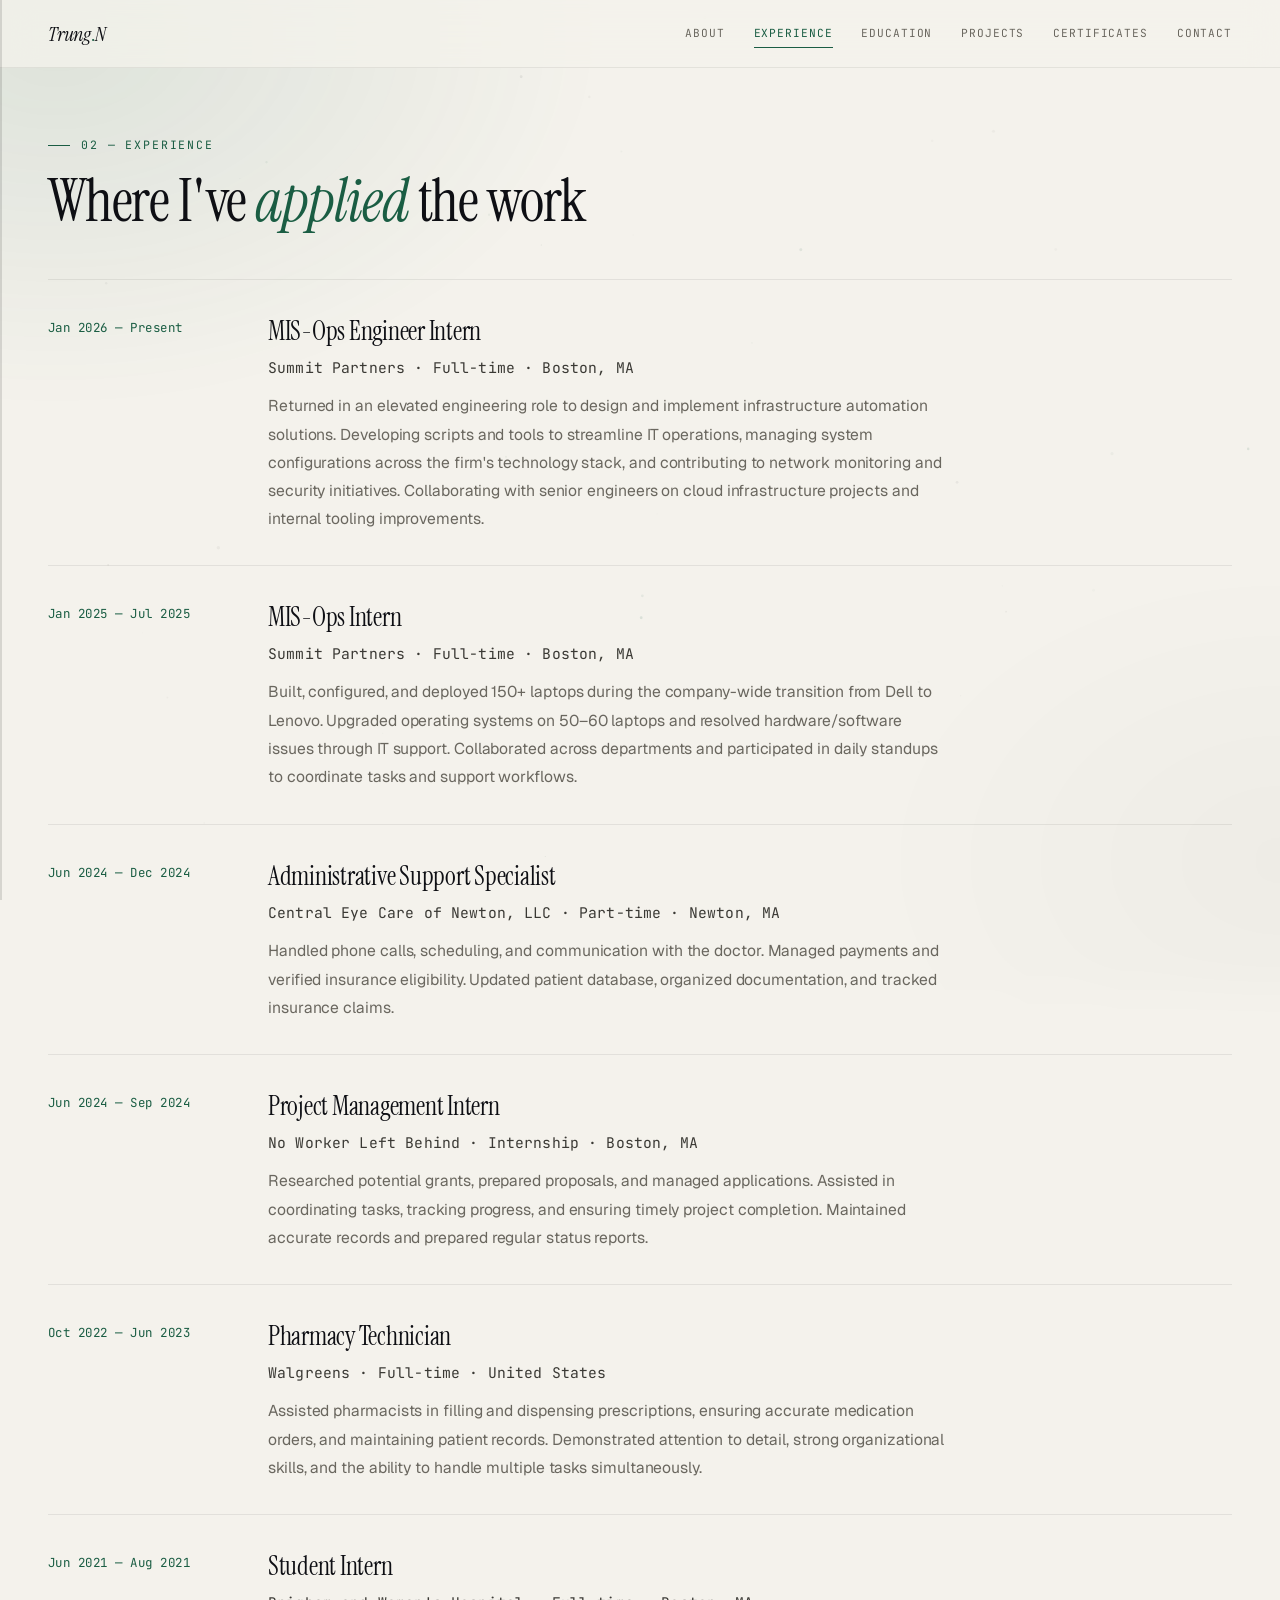
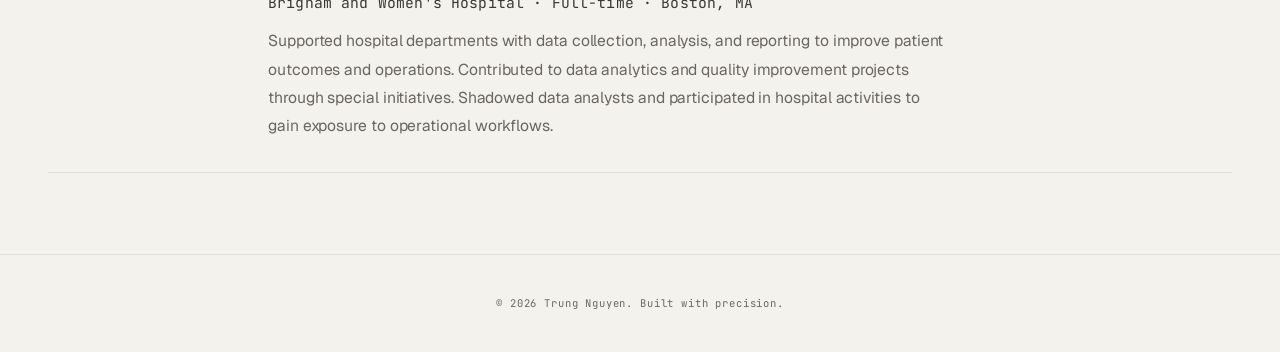
<file: experience.html>
<!DOCTYPE html>
<html lang="en">
<head>
  <meta charset="UTF-8">
  <meta name="viewport" content="width=device-width, initial-scale=1.0">
  <script>(function(){var t=localStorage.getItem('theme')||'light';document.documentElement.setAttribute('data-theme',t);})();</script>
  <title>Experience — Trung Nguyen</title>
  <link rel="preconnect" href="https://fonts.googleapis.com">
  <link rel="preconnect" href="https://fonts.gstatic.com" crossorigin>
  <link href="https://fonts.googleapis.com/css2?family=Geist:wght@300;400;500;600;700&family=Instrument+Serif:ital@0;1&family=JetBrains+Mono:wght@300;400;500&display=swap" rel="stylesheet">
  <link rel="icon" type="image/svg+xml" href="assets/img/favicon.svg">
  <link rel="stylesheet" href="assets/css/style.css">
</head>
<body>

<canvas id="particleCanvas"></canvas>
<div class="grain"></div>
<div class="scroll-rail"><div class="scroll-rail-fill"></div></div>

<!-- Navbar -->
<nav class="top-nav">
  <a href="index.html" class="top-nav-logo">Trung<span>.</span>N</a>
  <div class="top-nav-links">
    <a href="about.html">About</a>
    <a href="experience.html" class="active">Experience</a>
    <a href="education.html">Education</a>
    <a href="projects.html">Projects</a>
    <a href="certificates.html">Certificates</a>
    <a href="contact.html">Contact</a>
  </div>
</nav>

<!-- Content -->
<main class="page-content">
  <div class="section-tag reveal">02 — Experience</div>
  <h2 class="section-title reveal">Where I've <em>applied</em> the work</h2>

  <div class="timeline">
    <div class="tl-item reveal">
      <div class="tl-date">Jan 2026 — Present</div>
      <div class="tl-body">
        <div class="tl-role">MIS-Ops Engineer Intern</div>
        <div class="tl-company">Summit Partners · Full-time · Boston, MA</div>
        <div class="tl-desc">Returned in an elevated engineering role to design and implement infrastructure automation solutions. Developing scripts and tools to streamline IT operations, managing system configurations across the firm's technology stack, and contributing to network monitoring and security initiatives. Collaborating with senior engineers on cloud infrastructure projects and internal tooling improvements.</div>
      </div>
    </div>
    <div class="tl-item reveal">
      <div class="tl-date">Jan 2025 — Jul 2025</div>
      <div class="tl-body">
        <div class="tl-role">MIS-Ops Intern</div>
        <div class="tl-company">Summit Partners · Full-time · Boston, MA</div>
        <div class="tl-desc">Built, configured, and deployed 150+ laptops during the company-wide transition from Dell to Lenovo. Upgraded operating systems on 50–60 laptops and resolved hardware/software issues through IT support. Collaborated across departments and participated in daily standups to coordinate tasks and support workflows.</div>
      </div>
    </div>
    <div class="tl-item reveal">
      <div class="tl-date">Jun 2024 — Dec 2024</div>
      <div class="tl-body">
        <div class="tl-role">Administrative Support Specialist</div>
        <div class="tl-company">Central Eye Care of Newton, LLC · Part-time · Newton, MA</div>
        <div class="tl-desc">Handled phone calls, scheduling, and communication with the doctor. Managed payments and verified insurance eligibility. Updated patient database, organized documentation, and tracked insurance claims.</div>
      </div>
    </div>
    <div class="tl-item reveal">
      <div class="tl-date">Jun 2024 — Sep 2024</div>
      <div class="tl-body">
        <div class="tl-role">Project Management Intern</div>
        <div class="tl-company">No Worker Left Behind · Internship · Boston, MA</div>
        <div class="tl-desc">Researched potential grants, prepared proposals, and managed applications. Assisted in coordinating tasks, tracking progress, and ensuring timely project completion. Maintained accurate records and prepared regular status reports.</div>
      </div>
    </div>
    <div class="tl-item reveal">
      <div class="tl-date">Oct 2022 — Jun 2023</div>
      <div class="tl-body">
        <div class="tl-role">Pharmacy Technician</div>
        <div class="tl-company">Walgreens · Full-time · United States</div>
        <div class="tl-desc">Assisted pharmacists in filling and dispensing prescriptions, ensuring accurate medication orders, and maintaining patient records. Demonstrated attention to detail, strong organizational skills, and the ability to handle multiple tasks simultaneously.</div>
      </div>
    </div>
    <div class="tl-item reveal">
      <div class="tl-date">Jun 2021 — Aug 2021</div>
      <div class="tl-body">
        <div class="tl-role">Student Intern</div>
        <div class="tl-company">Brigham and Women's Hospital · Full-time · Boston, MA</div>
        <div class="tl-desc">Supported hospital departments with data collection, analysis, and reporting to improve patient outcomes and operations. Contributed to data analytics and quality improvement projects through special initiatives. Shadowed data analysts and participated in hospital activities to gain exposure to operational workflows.</div>
      </div>
    </div>
  </div>
</main>

<footer class="footer">
  <p>© 2026 Trung Nguyen. Built with precision.</p>
</footer>

<script src="assets/js/script.js"></script>
</body>
</html>
</file>
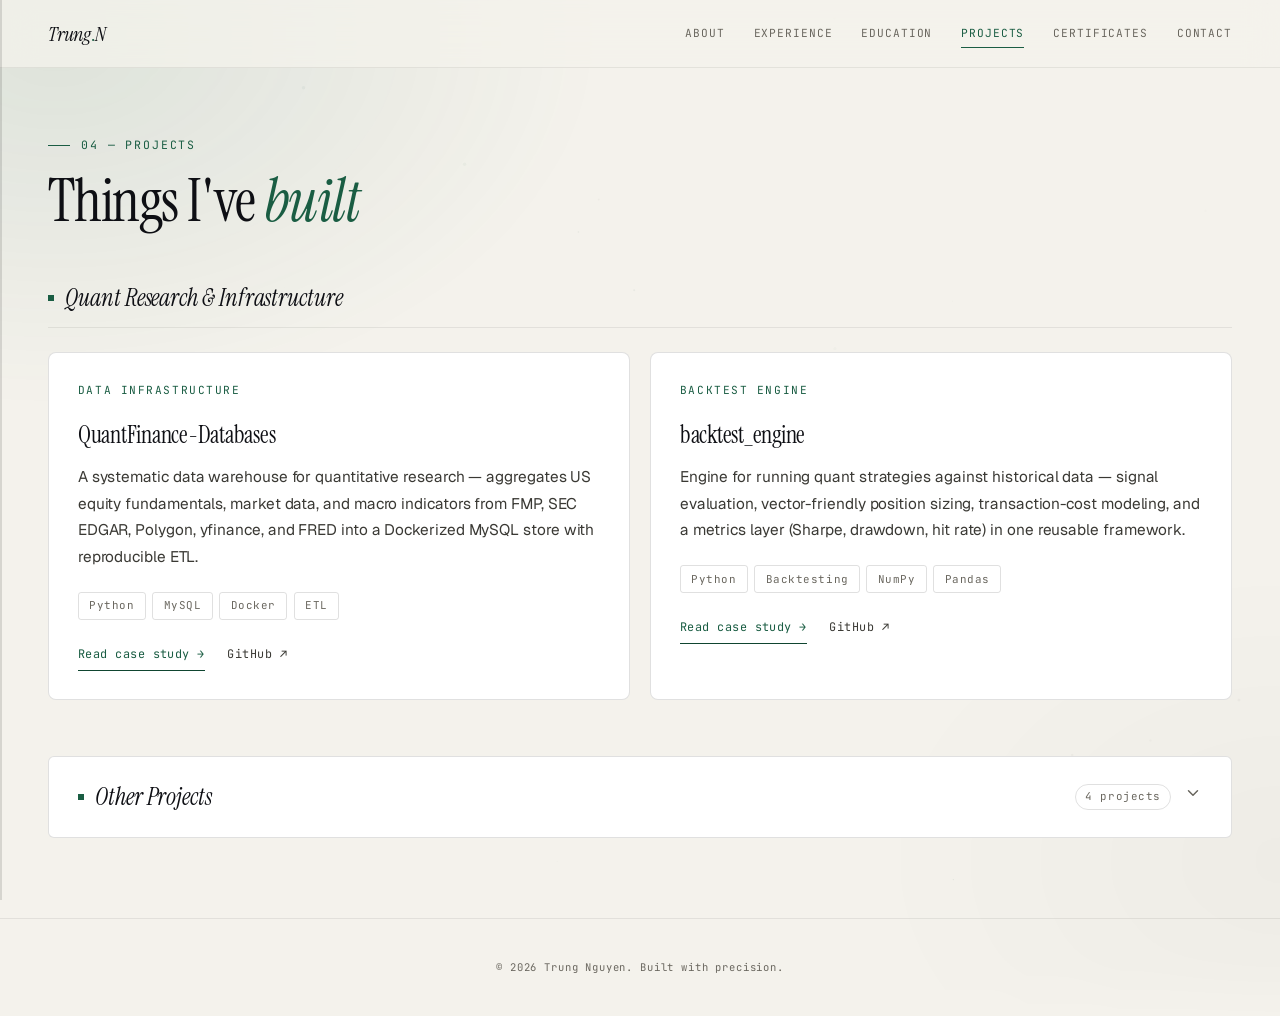
<file: projects.html>
<!DOCTYPE html>
<html lang="en">
<head>
  <meta charset="UTF-8">
  <meta name="viewport" content="width=device-width, initial-scale=1.0">
  <script>(function(){var t=localStorage.getItem('theme')||'light';document.documentElement.setAttribute('data-theme',t);})();</script>
  <title>Projects — Trung Nguyen</title>
  <link rel="preconnect" href="https://fonts.googleapis.com">
  <link rel="preconnect" href="https://fonts.gstatic.com" crossorigin>
  <link href="https://fonts.googleapis.com/css2?family=Geist:wght@300;400;500;600;700&family=Instrument+Serif:ital@0;1&family=JetBrains+Mono:wght@300;400;500&display=swap" rel="stylesheet">
  <link rel="icon" type="image/svg+xml" href="assets/img/favicon.svg">
  <link rel="stylesheet" href="assets/css/style.css">
</head>
<body>

<canvas id="particleCanvas"></canvas>
<div class="grain"></div>
<div class="scroll-rail"><div class="scroll-rail-fill"></div></div>

<!-- Navbar -->
<nav class="top-nav">
  <a href="index.html" class="top-nav-logo">Trung<span>.</span>N</a>
  <div class="top-nav-links">
    <a href="about.html">About</a>
    <a href="experience.html">Experience</a>
    <a href="education.html">Education</a>
    <a href="projects.html" class="active">Projects</a>
    <a href="certificates.html">Certificates</a>
    <a href="contact.html">Contact</a>
  </div>
</nav>

<!-- Content -->
<main class="page-content">
  <div class="section-tag reveal">04 — Projects</div>
  <h2 class="section-title reveal">Things I've <em>built</em></h2>

  <h3 class="projects-section-label reveal">Quant Research &amp; Infrastructure</h3>
  <div class="projects-grid">
    <div class="proj-card reveal">
      <div class="proj-num">DATA INFRASTRUCTURE</div>
      <div class="proj-title">QuantFinance-Databases</div>
      <div class="proj-desc">A systematic data warehouse for quantitative research — aggregates US equity fundamentals, market data, and macro indicators from FMP, SEC EDGAR, Polygon, yfinance, and FRED into a Dockerized MySQL store with reproducible ETL.</div>
      <div class="proj-tags">
        <span class="tag">Python</span>
        <span class="tag">MySQL</span>
        <span class="tag">Docker</span>
        <span class="tag">ETL</span>
      </div>
      <div class="proj-links">
        <a href="projects/quant-databases.html" class="proj-link primary">Read case study →</a>
        <a href="https://github.com/TrungNguyen-ybidh/QuantFinance-Databases" target="_blank" rel="noopener" class="proj-link">GitHub ↗</a>
      </div>
    </div>
    <div class="proj-card reveal">
      <div class="proj-num">BACKTEST ENGINE</div>
      <div class="proj-title">backtest_engine</div>
      <div class="proj-desc">Engine for running quant strategies against historical data — signal evaluation, vector-friendly position sizing, transaction-cost modeling, and a metrics layer (Sharpe, drawdown, hit rate) in one reusable framework.</div>
      <div class="proj-tags">
        <span class="tag">Python</span>
        <span class="tag">Backtesting</span>
        <span class="tag">NumPy</span>
        <span class="tag">Pandas</span>
      </div>
      <div class="proj-links">
        <a href="projects/backtest-engine.html" class="proj-link primary">Read case study →</a>
        <a href="https://github.com/TrungNguyen-ybidh/backtest_engine" target="_blank" rel="noopener" class="proj-link">GitHub ↗</a>
      </div>
    </div>
  </div>

  <div class="projects-other-dropdown reveal" id="other-projects">
    <div class="projects-other-header" onclick="this.parentElement.classList.toggle('expanded')">
      <h3 class="projects-section-label">Other Projects</h3>
      <div class="projects-other-toggle">
        <span class="projects-other-count">4 projects</span>
        <div class="edu-toggle-icon">
          <svg viewBox="0 0 24 24" width="18" height="18" fill="none" stroke="currentColor" stroke-width="2" stroke-linecap="round" stroke-linejoin="round"><polyline points="6 9 12 15 18 9"/></svg>
        </div>
      </div>
    </div>
    <div class="projects-other-content">
      <div class="projects-grid">
    <div class="proj-card reveal">
      <div class="proj-num">FULL-STACK APP</div>
      <div class="proj-title">StudyLink Project</div>
      <div class="proj-desc">A collaborative full-stack application built for Northeastern's CS 3200 course — connecting students through shared study resources, scheduling, and course-based communities.</div>
      <div class="proj-tags">
        <span class="tag">Python</span>
        <span class="tag">Full-Stack</span>
        <span class="tag">Database</span>
        <span class="tag">CS 3200</span>
      </div>
      <a href="https://github.com/TrungNguyen-ybidh/StudyLink-Project" target="_blank" class="proj-link">View on GitHub →</a>
    </div>
    <div class="proj-card reveal">
      <div class="proj-num">AI / OPTIMIZATION</div>
      <div class="proj-title">Nature-Inspired Computing</div>
      <div class="proj-desc">Evolutionary computing algorithms applied to a real-world resource allocation problem — optimizing TA and lab assignments for Khoury College's large classes.</div>
      <div class="proj-tags">
        <span class="tag">Python</span>
        <span class="tag">Evolutionary AI</span>
        <span class="tag">Optimization</span>
      </div>
      <a href="https://github.com/TrungNguyen-ybidh/Nature-Inspired-Computing" target="_blank" class="proj-link">View on GitHub →</a>
    </div>
    <div class="proj-card reveal">
      <div class="proj-num">DATA ANALYSIS</div>
      <div class="proj-title">RateMyProfessor Analysis</div>
      <div class="proj-desc">Data analysis of professor ratings at Northeastern University — examining average ratings, number of reviews, and difficulty levels across departments to uncover patterns.</div>
      <div class="proj-tags">
        <span class="tag">Python</span>
        <span class="tag">Data Analysis</span>
        <span class="tag">Visualization</span>
      </div>
      <a href="https://github.com/TrungNguyen-ybidh/RateMyProfessorAnalysis" target="_blank" class="proj-link">View on GitHub →</a>
    </div>
    <div class="proj-card reveal">
      <div class="proj-num">DASHBOARD</div>
      <div class="proj-title">Cars Insight Dashboard</div>
      <div class="proj-desc">An interactive data dashboard that lets users explore car pricing trends, engine specs, and mileage data through dynamic filtering and visual charts.</div>
      <div class="proj-tags">
        <span class="tag">Python</span>
        <span class="tag">Dashboard</span>
        <span class="tag">Interactive</span>
        <span class="tag">Data Viz</span>
      </div>
      <a href="https://github.com/TrungNguyen-ybidh/CarsInsightDashboard" target="_blank" class="proj-link">View on GitHub →</a>
    </div>
  </div>
    </div>
  </div>
</main>

<footer class="footer">
  <p>© 2026 Trung Nguyen. Built with precision.</p>
</footer>

<script src="assets/js/script.js"></script>
</body>
</html>
</file>
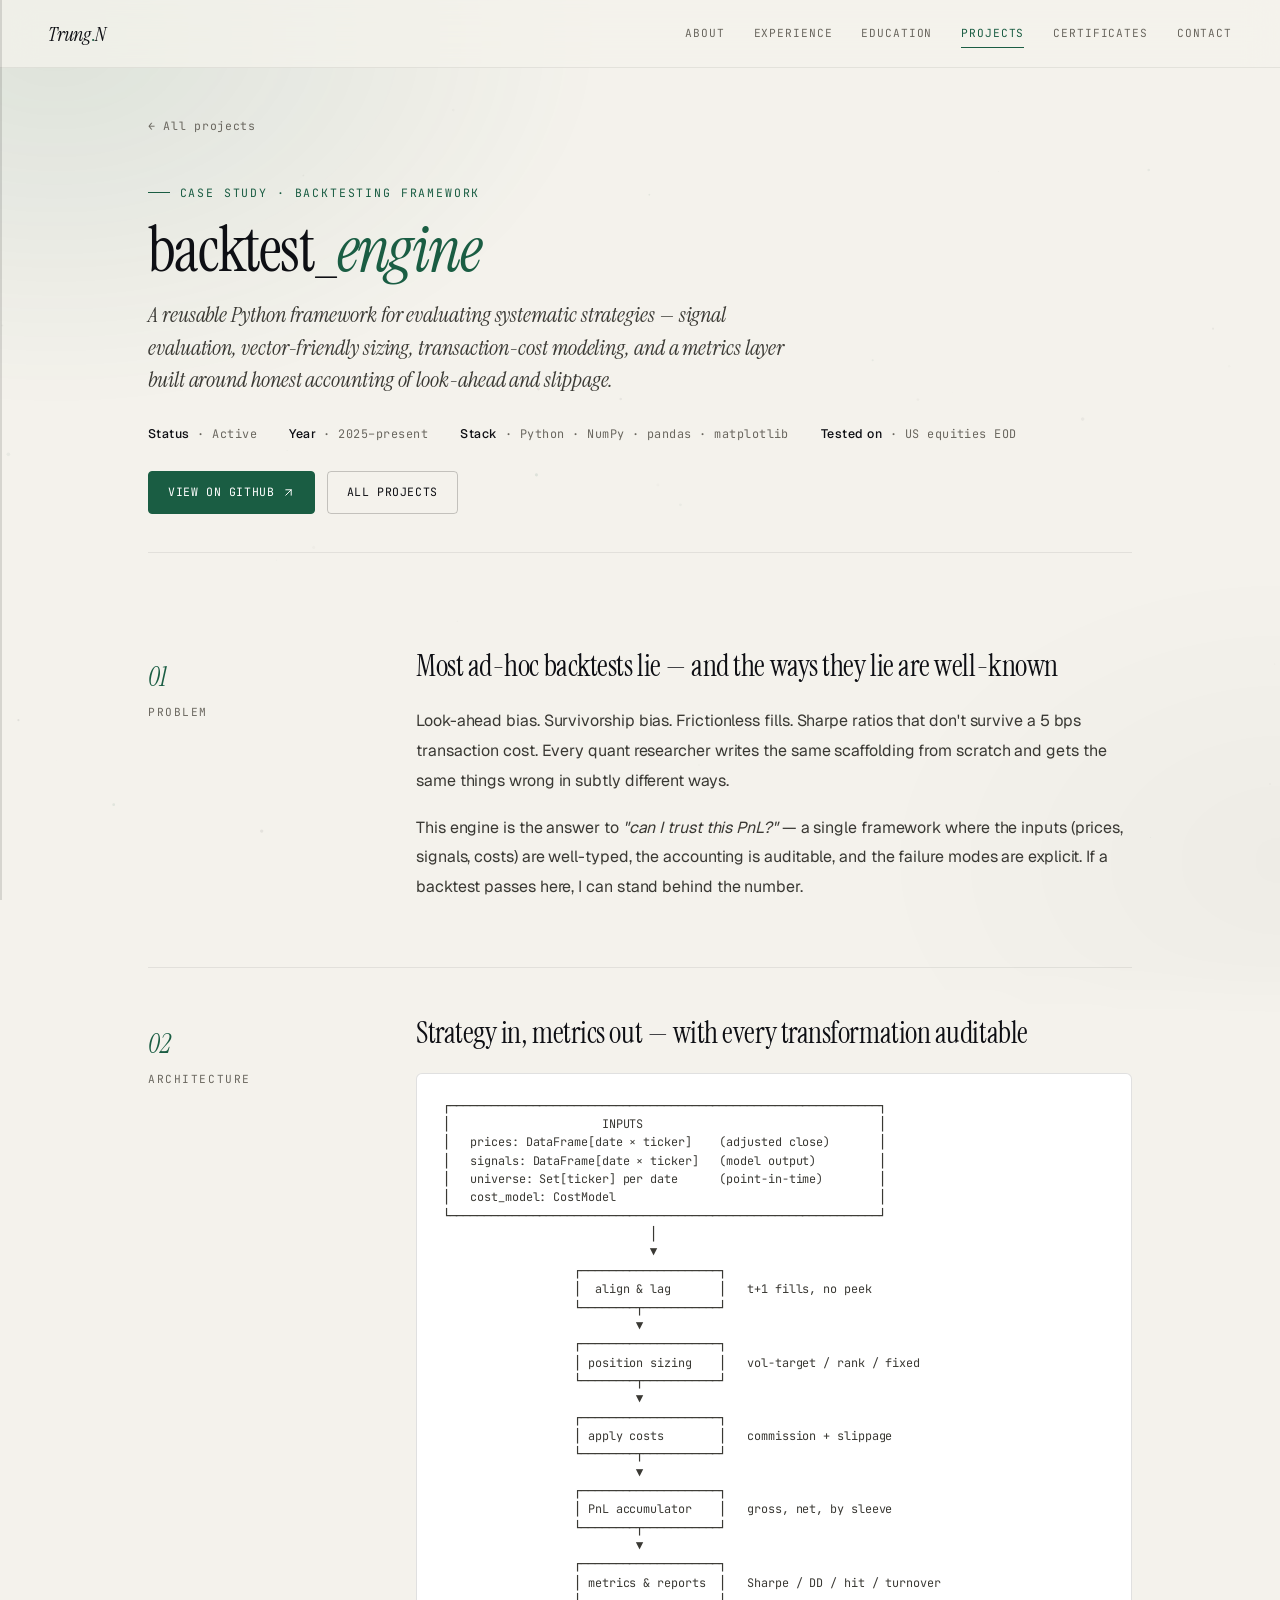
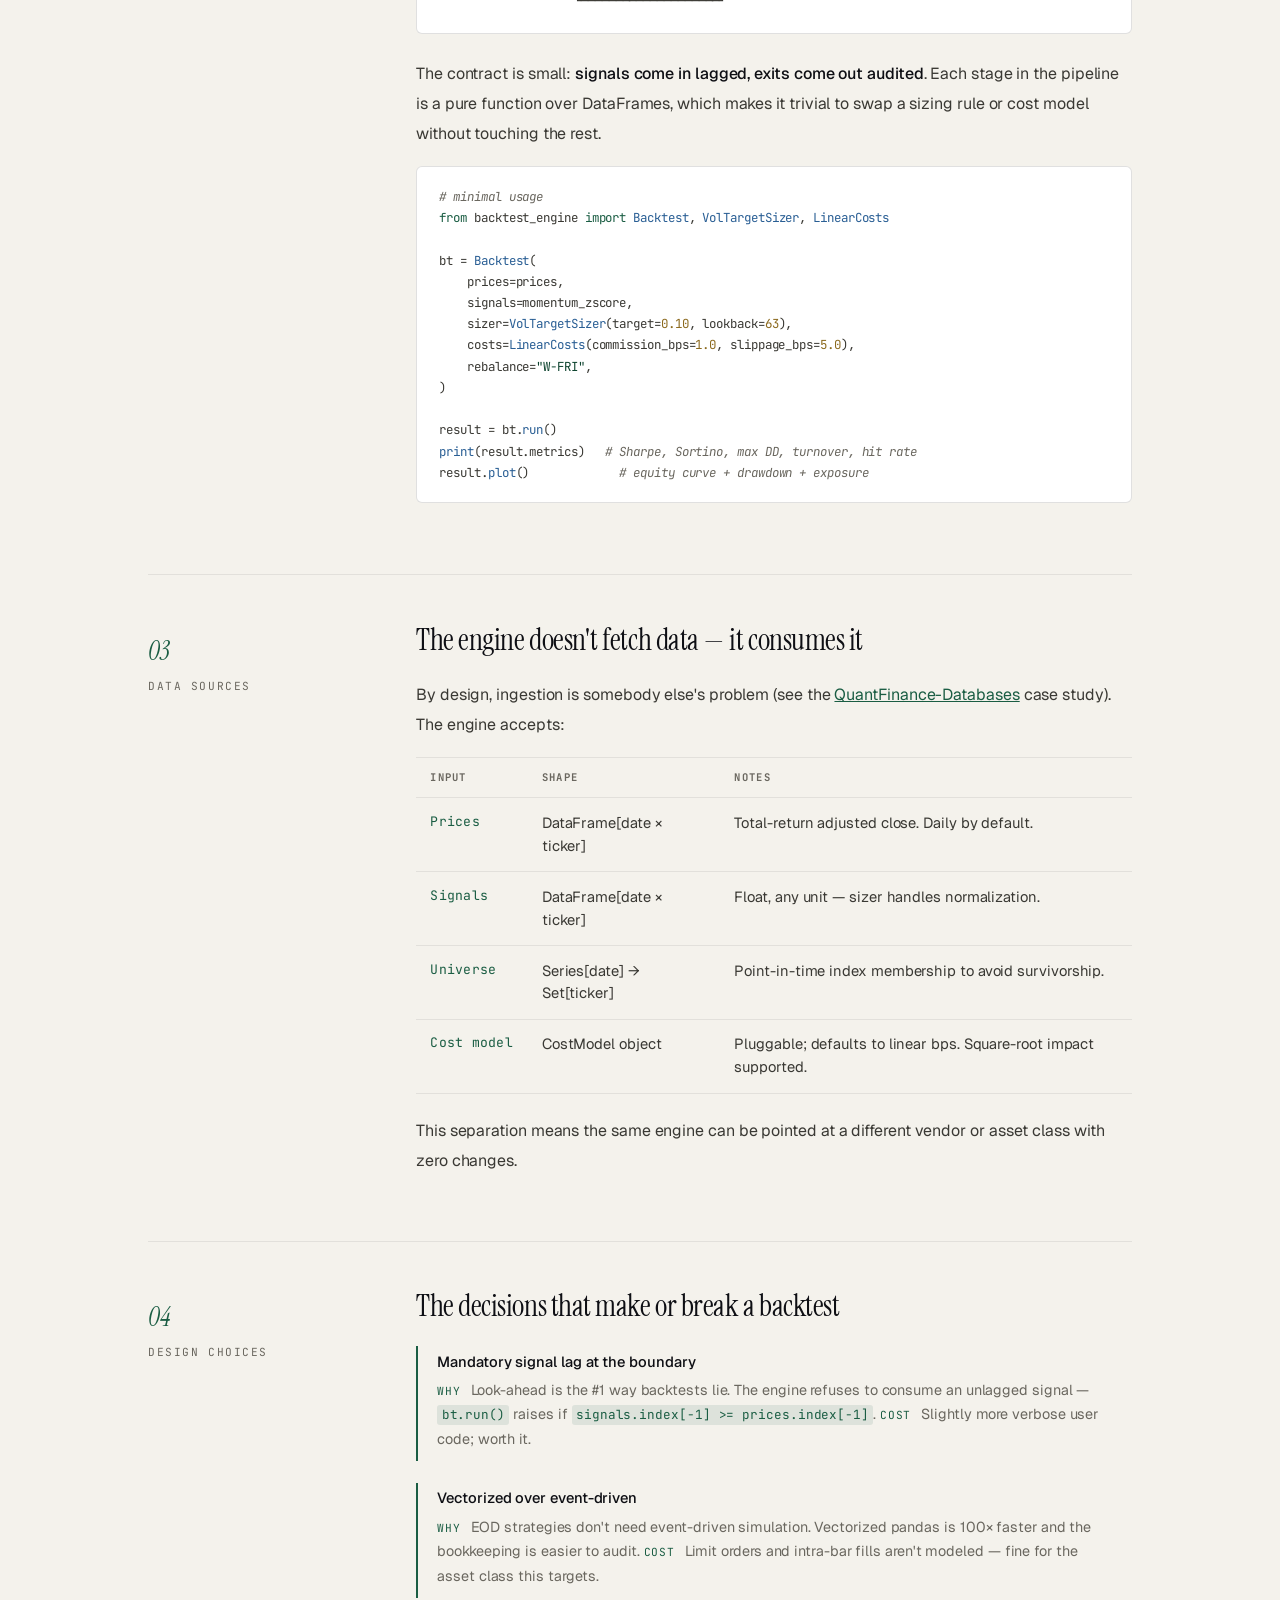
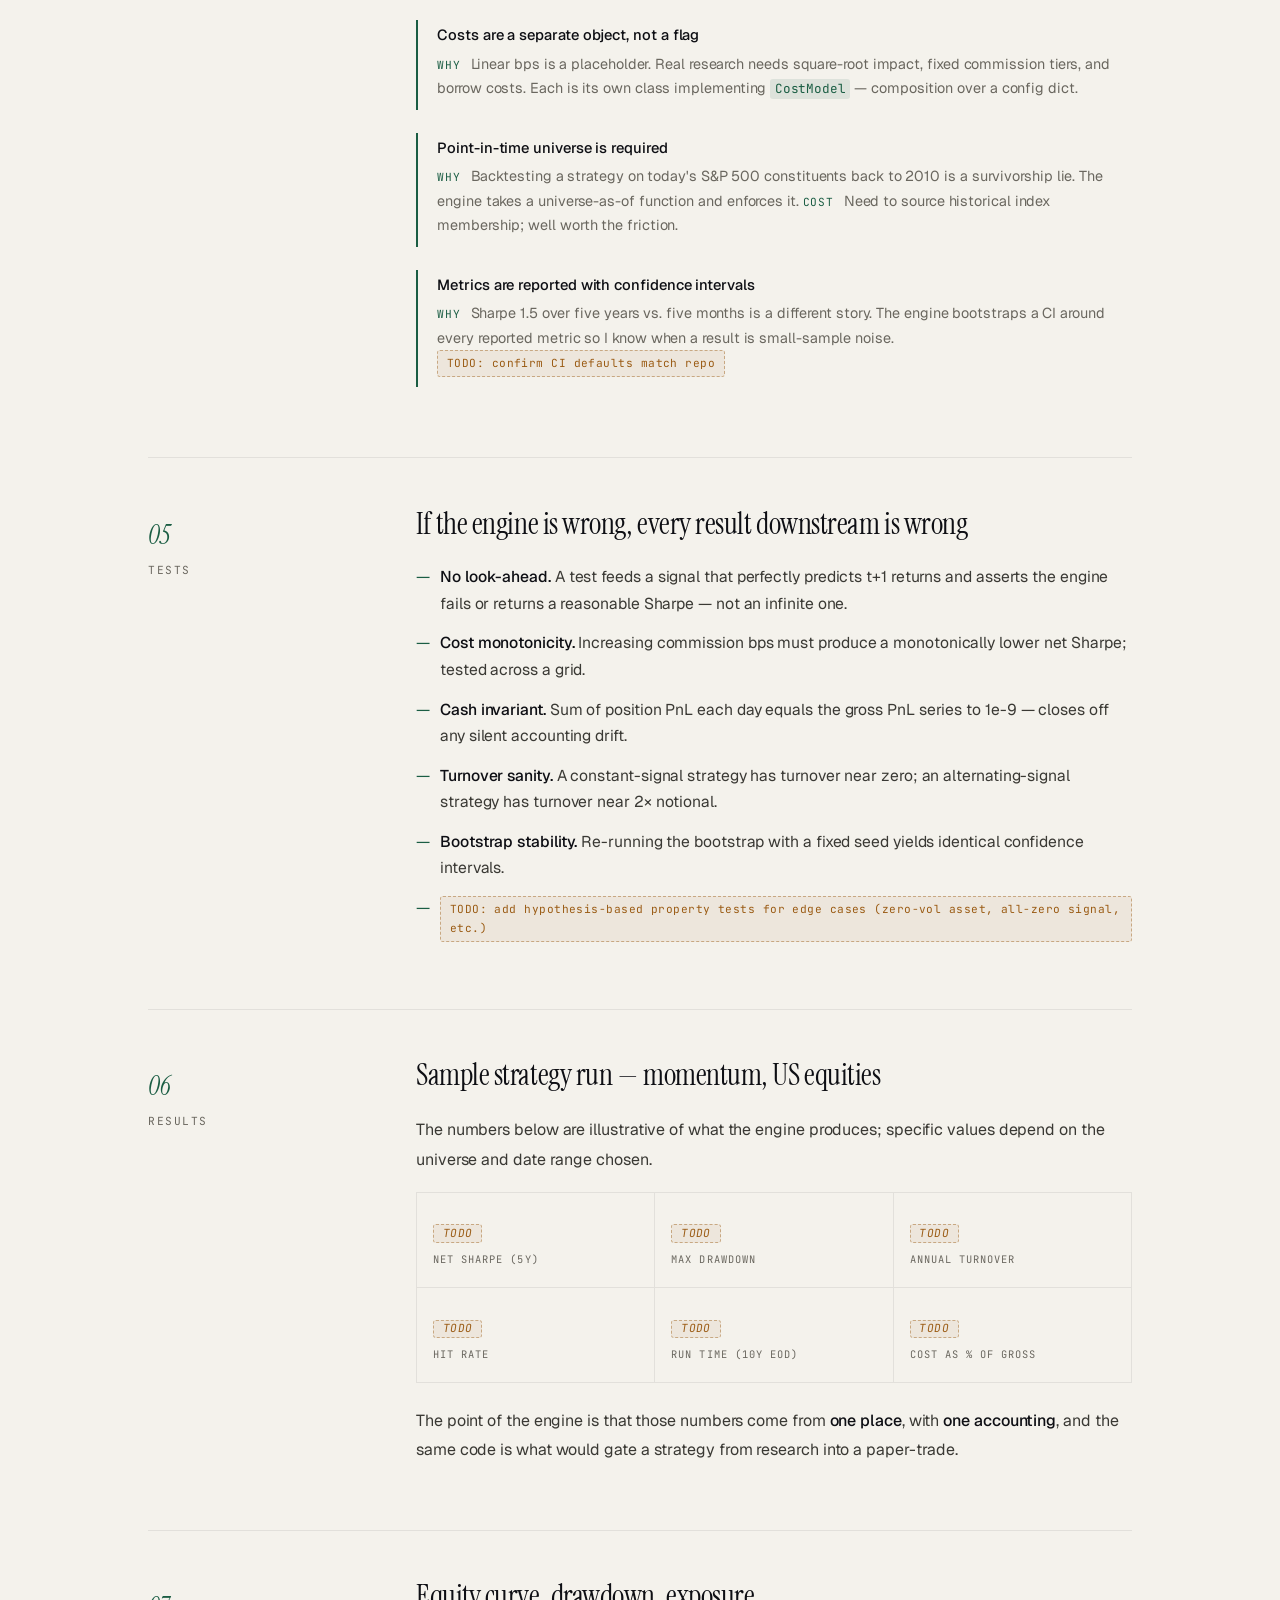
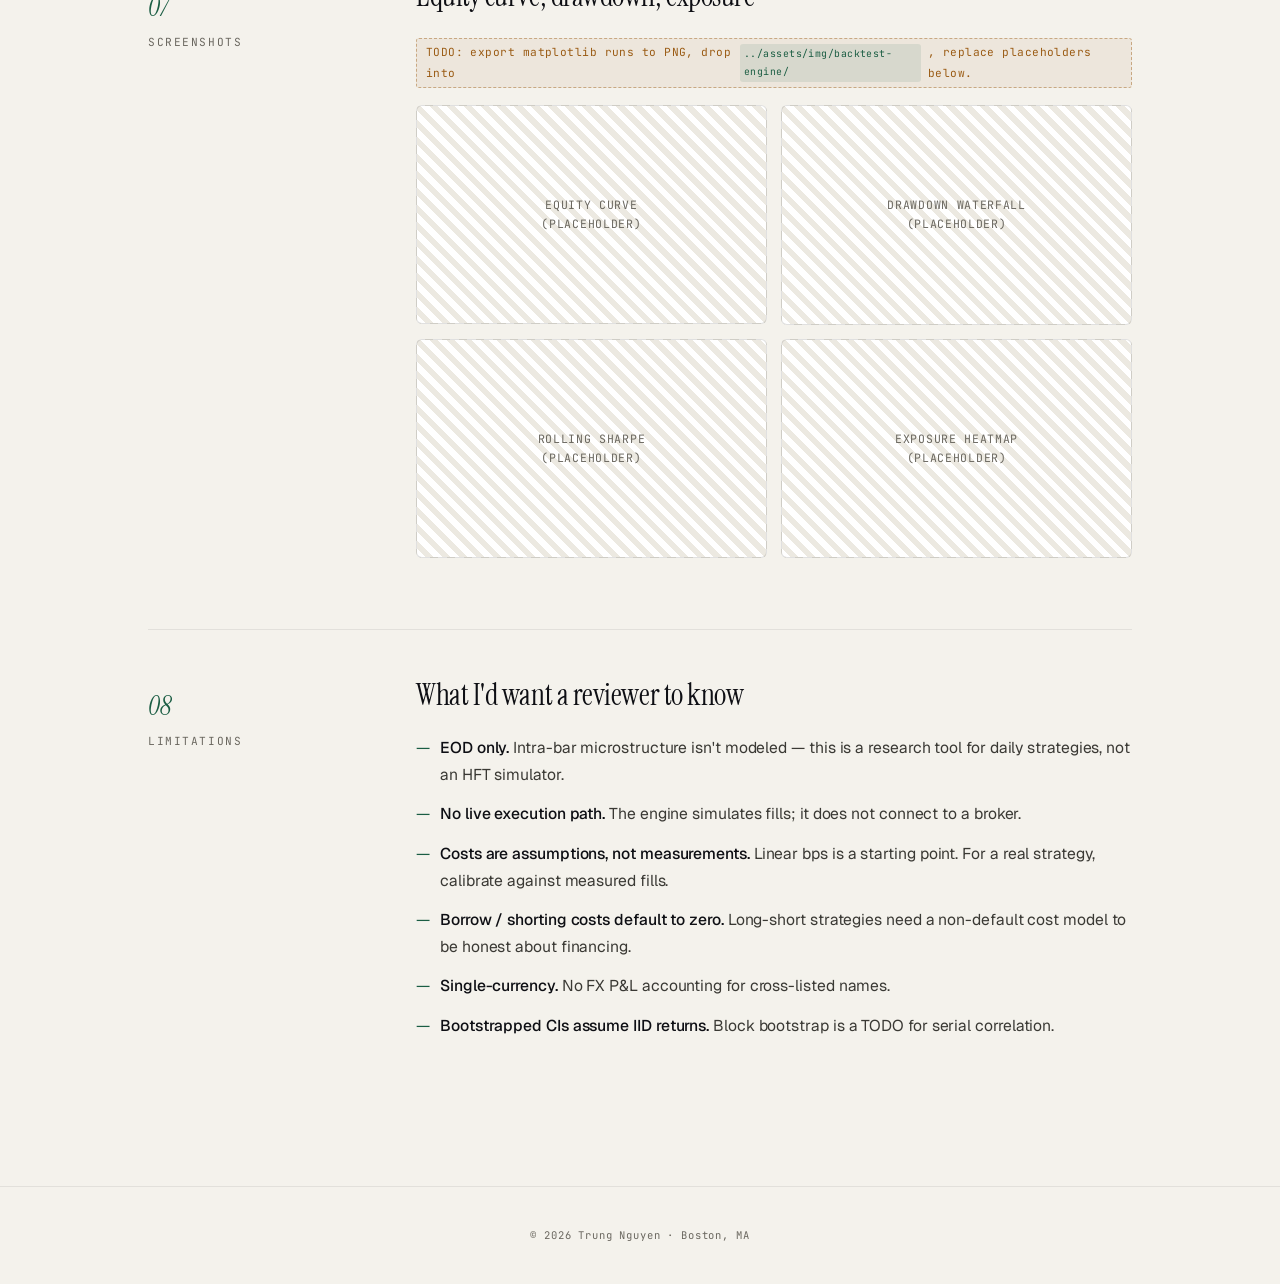
<file: projects/backtest-engine.html>
<!DOCTYPE html>
<html lang="en">
<head>
  <meta charset="UTF-8">
  <meta name="viewport" content="width=device-width, initial-scale=1.0">
  <script>(function(){var t=localStorage.getItem('theme')||'light';document.documentElement.setAttribute('data-theme',t);})();</script>
  <title>backtest_engine — Case Study · Trung Nguyen</title>
  <meta name="description" content="A reusable Python framework for running systematic strategies against historical data. Signal evaluation, position sizing, transaction costs, and a metrics layer in one place.">
  <link rel="preconnect" href="https://fonts.googleapis.com">
  <link rel="preconnect" href="https://fonts.gstatic.com" crossorigin>
  <link href="https://fonts.googleapis.com/css2?family=Geist:wght@300;400;500;600;700&family=Instrument+Serif:ital@0;1&family=JetBrains+Mono:wght@300;400;500&display=swap" rel="stylesheet">
  <link rel="icon" type="image/svg+xml" href="../assets/img/favicon.svg">
  <link rel="stylesheet" href="../assets/css/style.css">
  <style>
    .cs-wrap { position: relative; z-index: 2; max-width: 1080px; margin: 0 auto; padding: 7rem 3rem 5rem; }
    .cs-back { display: inline-flex; align-items: center; gap: 0.4rem; font-family: var(--mono); font-size: 0.72rem; color: var(--text-muted); letter-spacing: 0.06em; margin-bottom: 2.5rem; transition: color 0.25s var(--ease-out), transform 0.25s var(--ease-out); }
    .cs-back:hover { color: var(--accent); transform: translateX(-3px); }
    .cs-hero { border-bottom: 1px solid var(--rule); padding-bottom: 2.4rem; margin-bottom: 3rem; }
    .cs-eyebrow { font-family: var(--mono); font-size: 0.72rem; color: var(--accent); letter-spacing: 0.16em; text-transform: uppercase; margin-bottom: 0.9rem; display: inline-flex; align-items: center; gap: 0.6rem; }
    .cs-eyebrow::before { content: ""; width: 22px; height: 1px; background: var(--accent); }
    .cs-title { font-family: var(--serif); font-size: clamp(2.4rem, 5vw, 4rem); font-weight: 400; line-height: 1.02; letter-spacing: -0.025em; margin-bottom: 1.1rem; color: var(--text-primary); }
    .cs-title em { font-style: italic; color: var(--accent); }
    .cs-subtitle { font-family: var(--serif); font-style: italic; font-size: 1.35rem; color: var(--text-secondary); max-width: 65ch; line-height: 1.5; margin-bottom: 1.8rem; }
    .cs-meta { display: flex; flex-wrap: wrap; gap: 1.2rem 2rem; font-family: var(--mono); font-size: 0.74rem; color: var(--text-muted); letter-spacing: 0.04em; margin-bottom: 1.6rem; }
    .cs-meta b { color: var(--text-primary); font-weight: 500; font-family: var(--sans); font-size: 1.05em; }
    .cs-actions { display: flex; gap: 0.7rem; flex-wrap: wrap; }
    .cs-btn { display: inline-flex; align-items: center; gap: 0.5rem; padding: 0.7rem 1.2rem; font-family: var(--mono); font-size: 0.72rem; letter-spacing: 0.05em; text-transform: uppercase; border-radius: 4px; border: 1px solid var(--border-strong); color: var(--text-primary); transition: border-color 0.3s var(--ease-out), color 0.3s var(--ease-out), background 0.3s var(--ease-out); }
    .cs-btn:hover { border-color: var(--accent); color: var(--accent); background: var(--accent-glow); }
    .cs-btn.primary { background: var(--accent); border-color: var(--accent); color: #fff; }
    .cs-btn.primary:hover { background: var(--accent-soft); border-color: var(--accent-soft); color: #fff; }
    .cs-btn svg { width: 13px; height: 13px; stroke: currentColor; fill: none; stroke-width: 1.8; stroke-linecap: round; stroke-linejoin: round; }
    .cs-section { display: grid; grid-template-columns: 220px 1fr; gap: 3rem; padding: 3rem 0; border-bottom: 1px solid var(--rule); }
    .cs-section:last-child { border-bottom: none; }
    .cs-section-num { font-family: var(--mono); font-size: 0.7rem; color: var(--text-muted); letter-spacing: 0.14em; text-transform: uppercase; padding-top: 0.55rem; }
    .cs-section-num strong { display: block; color: var(--accent); font-family: var(--serif); font-size: 1.6rem; font-style: italic; font-weight: 400; margin-bottom: 0.3rem; letter-spacing: -0.01em; }
    .cs-section-body h2 { font-family: var(--serif); font-size: 1.9rem; font-weight: 400; letter-spacing: -0.015em; line-height: 1.15; margin-bottom: 1.4rem; color: var(--text-primary); }
    .cs-section-body p { color: var(--text-secondary); font-size: 1rem; line-height: 1.85; margin-bottom: 1.1rem; max-width: 68ch; }
    .cs-section-body strong { color: var(--text-primary); font-weight: 500; }
    .cs-section-body code { font-family: var(--mono); font-size: 0.88em; color: var(--accent); padding: 0.1em 0.35em; background: var(--accent-glow); border-radius: 3px; }
    .cs-section-body ul { list-style: none; padding: 0; margin: 0 0 1.2rem; }
    .cs-section-body ul li { position: relative; padding-left: 1.5rem; color: var(--text-secondary); font-size: 0.98rem; line-height: 1.7; margin-bottom: 0.8rem; }
    .cs-section-body ul li::before { content: "—"; position: absolute; left: 0; color: var(--accent); }
    .cs-arch { font-family: var(--mono); font-size: 0.74rem; color: var(--text-secondary); background: var(--bg-elev); border: 1px solid var(--border); border-radius: 6px; padding: 1.4rem 1.6rem; white-space: pre; overflow-x: auto; line-height: 1.55; margin: 1.4rem 0 1.6rem; }
    .cs-codeblock { font-family: var(--mono); font-size: 0.78rem; line-height: 1.7; color: var(--text-secondary); background: var(--bg-elev); border: 1px solid var(--border); border-radius: 6px; padding: 1.2rem 1.4rem; white-space: pre; overflow-x: auto; margin: 1rem 0 1.4rem; }
    .cs-codeblock .k { color: var(--accent); }
    .cs-codeblock .s { color: var(--accent-soft); }
    .cs-codeblock .c { color: var(--text-muted); font-style: italic; }
    .cs-codeblock .n { color: #C9A65A; }
    .cs-codeblock .f { color: #6F9DD0; }
    [data-theme="light"] .cs-codeblock .f { color: #295E94; }
    [data-theme="light"] .cs-codeblock .n { color: #8C6A1F; }
    .cs-table { width: 100%; border-collapse: collapse; margin: 1rem 0 1.4rem; border-top: 1px solid var(--rule); border-bottom: 1px solid var(--rule); }
    .cs-table th { font-family: var(--mono); font-size: 0.66rem; letter-spacing: 0.12em; text-transform: uppercase; color: var(--text-muted); text-align: left; padding: 0.7rem 0.9rem; border-bottom: 1px solid var(--rule); }
    .cs-table td { padding: 0.85rem 0.9rem; border-bottom: 1px solid var(--rule); font-size: 0.92rem; color: var(--text-secondary); line-height: 1.55; vertical-align: top; }
    .cs-table tr:last-child td { border-bottom: none; }
    .cs-table td:first-child { font-family: var(--mono); font-size: 0.82rem; color: var(--accent); letter-spacing: 0.02em; white-space: nowrap; }
    .cs-tradeoff { border-left: 2px solid var(--accent); padding: 0.2rem 0 0.2rem 1.2rem; margin: 0.4rem 0 1.4rem; }
    .cs-tradeoff h4 { font-family: var(--sans); font-size: 0.92rem; font-weight: 500; color: var(--text-primary); margin-bottom: 0.3rem; letter-spacing: -0.005em; }
    .cs-tradeoff p { font-size: 0.9rem; color: var(--text-muted); line-height: 1.7; margin-bottom: 0.4rem; }
    .cs-tradeoff em { font-family: var(--mono); font-size: 0.7rem; letter-spacing: 0.06em; text-transform: uppercase; color: var(--accent); font-style: normal; display: inline-block; margin-right: 0.4rem; }
    .cs-metrics { display: grid; grid-template-columns: repeat(3, 1fr); gap: 0; border-top: 1px solid var(--rule); border-left: 1px solid var(--rule); margin: 1rem 0 1.4rem; }
    .cs-metric { padding: 1.2rem 1rem; border-right: 1px solid var(--rule); border-bottom: 1px solid var(--rule); }
    .cs-metric-num { font-family: var(--serif); font-style: italic; font-size: 1.9rem; color: var(--accent); line-height: 1; }
    .cs-metric-label { font-family: var(--mono); font-size: 0.65rem; color: var(--text-muted); text-transform: uppercase; letter-spacing: 0.1em; margin-top: 0.5rem; }
    .cs-shots { display: grid; grid-template-columns: 1fr 1fr; gap: 0.9rem; margin: 1rem 0 1.4rem; }
    .cs-shot { aspect-ratio: 16 / 10; background: repeating-linear-gradient(45deg, var(--bg-elev) 0 6px, var(--bg-soft) 6px 12px); border: 1px solid var(--border); border-radius: 6px; display: flex; align-items: center; justify-content: center; font-family: var(--mono); font-size: 0.72rem; color: var(--text-muted); letter-spacing: 0.06em; text-transform: uppercase; text-align: center; padding: 1rem; }
    .cs-todo { display: inline-flex; align-items: center; gap: 0.4rem; font-family: var(--mono); font-size: 0.7rem; letter-spacing: 0.04em; padding: 0.18rem 0.55rem; color: #D08F47; background: rgba(208, 143, 71, 0.10); border: 1px dashed rgba(208, 143, 71, 0.45); border-radius: 3px; }
    [data-theme="light"] .cs-todo { color: #9A5B14; background: rgba(154, 91, 20, 0.07); border-color: rgba(154, 91, 20, 0.45); }
    @media (max-width: 800px) {
      .cs-wrap { padding: 5.5rem 1.4rem 3rem; }
      .cs-section { grid-template-columns: 1fr; gap: 1.4rem; padding: 2.2rem 0; }
      .cs-section-num { padding-top: 0; }
      .cs-shots { grid-template-columns: 1fr; }
      .cs-metrics { grid-template-columns: 1fr 1fr; }
    }
  </style>
</head>
<body>

<canvas id="particleCanvas"></canvas>
<div class="grain"></div>
<div class="scroll-rail"><div class="scroll-rail-fill"></div></div>

<nav class="top-nav">
  <a href="../index.html" class="top-nav-logo">Trung<span>.</span>N</a>
  <div class="top-nav-links">
    <a href="../about.html">About</a>
    <a href="../experience.html">Experience</a>
    <a href="../education.html">Education</a>
    <a href="../projects.html" class="active">Projects</a>
    <a href="../certificates.html">Certificates</a>
    <a href="../contact.html">Contact</a>
  </div>
</nav>

<main class="cs-wrap">

  <a href="../projects.html" class="cs-back">← All projects</a>

  <header class="cs-hero">
    <div class="cs-eyebrow">Case Study · Backtesting Framework</div>
    <h1 class="cs-title">backtest_<em>engine</em></h1>
    <p class="cs-subtitle">A reusable Python framework for evaluating systematic strategies — signal evaluation, vector-friendly sizing, transaction-cost modeling, and a metrics layer built around honest accounting of look-ahead and slippage.</p>
    <div class="cs-meta">
      <span><b>Status</b> · Active</span>
      <span><b>Year</b> · 2025–present</span>
      <span><b>Stack</b> · Python · NumPy · pandas · matplotlib</span>
      <span><b>Tested on</b> · US equities EOD</span>
    </div>
    <div class="cs-actions">
      <a href="https://github.com/TrungNguyen-ybidh/backtest_engine" target="_blank" rel="noopener" class="cs-btn primary">
        View on GitHub
        <svg viewBox="0 0 24 24"><path d="M7 17L17 7M7 7h10v10"/></svg>
      </a>
      <a href="../projects.html" class="cs-btn">All projects</a>
    </div>
  </header>

  <!-- 01 Problem -->
  <section class="cs-section reveal">
    <div class="cs-section-num"><strong>01</strong> Problem</div>
    <div class="cs-section-body">
      <h2>Most ad-hoc backtests lie — and the ways they lie are well-known</h2>
      <p>Look-ahead bias. Survivorship bias. Frictionless fills. Sharpe ratios that don't survive a 5 bps transaction cost. Every quant researcher writes the same scaffolding from scratch and gets the same things wrong in subtly different ways.</p>
      <p>This engine is the answer to <em>"can I trust this PnL?"</em> — a single framework where the inputs (prices, signals, costs) are well-typed, the accounting is auditable, and the failure modes are explicit. If a backtest passes here, I can stand behind the number.</p>
    </div>
  </section>

  <!-- 02 Architecture -->
  <section class="cs-section reveal">
    <div class="cs-section-num"><strong>02</strong> Architecture</div>
    <div class="cs-section-body">
      <h2>Strategy in, metrics out — with every transformation auditable</h2>
<pre class="cs-arch">┌──────────────────────────────────────────────────────────────┐
│                      INPUTS                                  │
│   prices: DataFrame[date × ticker]    (adjusted close)       │
│   signals: DataFrame[date × ticker]   (model output)         │
│   universe: Set[ticker] per date      (point-in-time)        │
│   cost_model: CostModel                                      │
└──────────────────────────────────────────────────────────────┘
                              │
                              ▼
                   ┌────────────────────┐
                   │  align &amp; lag       │   t+1 fills, no peek
                   └────────┬───────────┘
                            ▼
                   ┌────────────────────┐
                   │ position sizing    │   vol-target / rank / fixed
                   └────────┬───────────┘
                            ▼
                   ┌────────────────────┐
                   │ apply costs        │   commission + slippage
                   └────────┬───────────┘
                            ▼
                   ┌────────────────────┐
                   │ PnL accumulator    │   gross, net, by sleeve
                   └────────┬───────────┘
                            ▼
                   ┌────────────────────┐
                   │ metrics &amp; reports  │   Sharpe / DD / hit / turnover
                   └────────────────────┘</pre>
      <p>The contract is small: <strong>signals come in lagged, exits come out audited</strong>. Each stage in the pipeline is a pure function over DataFrames, which makes it trivial to swap a sizing rule or cost model without touching the rest.</p>

<div class="cs-codeblock"><span class="c"># minimal usage</span>
<span class="k">from</span> backtest_engine <span class="k">import</span> <span class="f">Backtest</span>, <span class="f">VolTargetSizer</span>, <span class="f">LinearCosts</span>

bt = <span class="f">Backtest</span>(
    prices=prices,
    signals=momentum_zscore,
    sizer=<span class="f">VolTargetSizer</span>(target=<span class="n">0.10</span>, lookback=<span class="n">63</span>),
    costs=<span class="f">LinearCosts</span>(commission_bps=<span class="n">1.0</span>, slippage_bps=<span class="n">5.0</span>),
    rebalance=<span class="s">"W-FRI"</span>,
)

result = bt.<span class="f">run</span>()
<span class="f">print</span>(result.metrics)   <span class="c"># Sharpe, Sortino, max DD, turnover, hit rate</span>
result.<span class="f">plot</span>()             <span class="c"># equity curve + drawdown + exposure</span></div>
    </div>
  </section>

  <!-- 03 Data sources -->
  <section class="cs-section reveal">
    <div class="cs-section-num"><strong>03</strong> Data sources</div>
    <div class="cs-section-body">
      <h2>The engine doesn't fetch data — it consumes it</h2>
      <p>By design, ingestion is somebody else's problem (see the <a href="quant-databases.html" style="color: var(--accent); text-decoration: underline;">QuantFinance-Databases</a> case study). The engine accepts:</p>
      <table class="cs-table">
        <thead><tr><th>Input</th><th>Shape</th><th>Notes</th></tr></thead>
        <tbody>
          <tr><td>Prices</td><td>DataFrame[date × ticker]</td><td>Total-return adjusted close. Daily by default.</td></tr>
          <tr><td>Signals</td><td>DataFrame[date × ticker]</td><td>Float, any unit — sizer handles normalization.</td></tr>
          <tr><td>Universe</td><td>Series[date] → Set[ticker]</td><td>Point-in-time index membership to avoid survivorship.</td></tr>
          <tr><td>Cost model</td><td>CostModel object</td><td>Pluggable; defaults to linear bps. Square-root impact supported.</td></tr>
        </tbody>
      </table>
      <p>This separation means the same engine can be pointed at a different vendor or asset class with zero changes.</p>
    </div>
  </section>

  <!-- 04 Design choices -->
  <section class="cs-section reveal">
    <div class="cs-section-num"><strong>04</strong> Design choices</div>
    <div class="cs-section-body">
      <h2>The decisions that make or break a backtest</h2>

      <div class="cs-tradeoff">
        <h4>Mandatory signal lag at the boundary</h4>
        <p><em>Why</em> Look-ahead is the #1 way backtests lie. The engine refuses to consume an unlagged signal — <code>bt.run()</code> raises if <code>signals.index[-1] &gt;= prices.index[-1]</code>. <em>Cost</em> Slightly more verbose user code; worth it.</p>
      </div>

      <div class="cs-tradeoff">
        <h4>Vectorized over event-driven</h4>
        <p><em>Why</em> EOD strategies don't need event-driven simulation. Vectorized pandas is 100× faster and the bookkeeping is easier to audit. <em>Cost</em> Limit orders and intra-bar fills aren't modeled — fine for the asset class this targets.</p>
      </div>

      <div class="cs-tradeoff">
        <h4>Costs are a separate object, not a flag</h4>
        <p><em>Why</em> Linear bps is a placeholder. Real research needs square-root impact, fixed commission tiers, and borrow costs. Each is its own class implementing <code>CostModel</code> — composition over a config dict.</p>
      </div>

      <div class="cs-tradeoff">
        <h4>Point-in-time universe is required</h4>
        <p><em>Why</em> Backtesting a strategy on today's S&amp;P 500 constituents back to 2010 is a survivorship lie. The engine takes a universe-as-of function and enforces it. <em>Cost</em> Need to source historical index membership; well worth the friction.</p>
      </div>

      <div class="cs-tradeoff">
        <h4>Metrics are reported with confidence intervals</h4>
        <p><em>Why</em> Sharpe 1.5 over five years vs. five months is a different story. The engine bootstraps a CI around every reported metric so I know when a result is small-sample noise. <span class="cs-todo">TODO: confirm CI defaults match repo</span></p>
      </div>
    </div>
  </section>

  <!-- 05 Tests -->
  <section class="cs-section reveal">
    <div class="cs-section-num"><strong>05</strong> Tests</div>
    <div class="cs-section-body">
      <h2>If the engine is wrong, every result downstream is wrong</h2>
      <ul>
        <li><strong>No look-ahead.</strong> A test feeds a signal that perfectly predicts t+1 returns and asserts the engine fails or returns a reasonable Sharpe — not an infinite one.</li>
        <li><strong>Cost monotonicity.</strong> Increasing commission bps must produce a monotonically lower net Sharpe; tested across a grid.</li>
        <li><strong>Cash invariant.</strong> Sum of position PnL each day equals the gross PnL series to 1e-9 — closes off any silent accounting drift.</li>
        <li><strong>Turnover sanity.</strong> A constant-signal strategy has turnover near zero; an alternating-signal strategy has turnover near 2× notional.</li>
        <li><strong>Bootstrap stability.</strong> Re-running the bootstrap with a fixed seed yields identical confidence intervals.</li>
        <li><span class="cs-todo">TODO: add hypothesis-based property tests for edge cases (zero-vol asset, all-zero signal, etc.)</span></li>
      </ul>
    </div>
  </section>

  <!-- 06 Results -->
  <section class="cs-section reveal">
    <div class="cs-section-num"><strong>06</strong> Results</div>
    <div class="cs-section-body">
      <h2>Sample strategy run — momentum, US equities</h2>
      <p>The numbers below are illustrative of what the engine produces; specific values depend on the universe and date range chosen.</p>
      <div class="cs-metrics">
        <div class="cs-metric">
          <div class="cs-metric-num"><span class="cs-todo">TODO</span></div>
          <div class="cs-metric-label">Net Sharpe (5y)</div>
        </div>
        <div class="cs-metric">
          <div class="cs-metric-num"><span class="cs-todo">TODO</span></div>
          <div class="cs-metric-label">Max drawdown</div>
        </div>
        <div class="cs-metric">
          <div class="cs-metric-num"><span class="cs-todo">TODO</span></div>
          <div class="cs-metric-label">Annual turnover</div>
        </div>
        <div class="cs-metric">
          <div class="cs-metric-num"><span class="cs-todo">TODO</span></div>
          <div class="cs-metric-label">Hit rate</div>
        </div>
        <div class="cs-metric">
          <div class="cs-metric-num"><span class="cs-todo">TODO</span></div>
          <div class="cs-metric-label">Run time (10y EOD)</div>
        </div>
        <div class="cs-metric">
          <div class="cs-metric-num"><span class="cs-todo">TODO</span></div>
          <div class="cs-metric-label">Cost as % of gross</div>
        </div>
      </div>
      <p>The point of the engine is that those numbers come from <strong>one place</strong>, with <strong>one accounting</strong>, and the same code is what would gate a strategy from research into a paper-trade.</p>
    </div>
  </section>

  <!-- 07 Screenshots -->
  <section class="cs-section reveal">
    <div class="cs-section-num"><strong>07</strong> Screenshots</div>
    <div class="cs-section-body">
      <h2>Equity curve, drawdown, exposure</h2>
      <p><span class="cs-todo">TODO: export matplotlib runs to PNG, drop into <code>../assets/img/backtest-engine/</code>, replace placeholders below.</span></p>
      <div class="cs-shots">
        <div class="cs-shot">Equity curve<br>(placeholder)</div>
        <div class="cs-shot">Drawdown waterfall<br>(placeholder)</div>
        <div class="cs-shot">Rolling Sharpe<br>(placeholder)</div>
        <div class="cs-shot">Exposure heatmap<br>(placeholder)</div>
      </div>
    </div>
  </section>

  <!-- 08 Limitations -->
  <section class="cs-section reveal">
    <div class="cs-section-num"><strong>08</strong> Limitations</div>
    <div class="cs-section-body">
      <h2>What I'd want a reviewer to know</h2>
      <ul>
        <li><strong>EOD only.</strong> Intra-bar microstructure isn't modeled — this is a research tool for daily strategies, not an HFT simulator.</li>
        <li><strong>No live execution path.</strong> The engine simulates fills; it does not connect to a broker.</li>
        <li><strong>Costs are assumptions, not measurements.</strong> Linear bps is a starting point. For a real strategy, calibrate against measured fills.</li>
        <li><strong>Borrow / shorting costs default to zero.</strong> Long-short strategies need a non-default cost model to be honest about financing.</li>
        <li><strong>Single-currency.</strong> No FX P&amp;L accounting for cross-listed names.</li>
        <li><strong>Bootstrapped CIs assume IID returns.</strong> Block bootstrap is a TODO for serial correlation.</li>
      </ul>
    </div>
  </section>

</main>

<footer class="footer">
  <p>© 2026 Trung Nguyen · Boston, MA</p>
</footer>

<script src="../assets/js/script.js"></script>
</body>
</html>
</file>
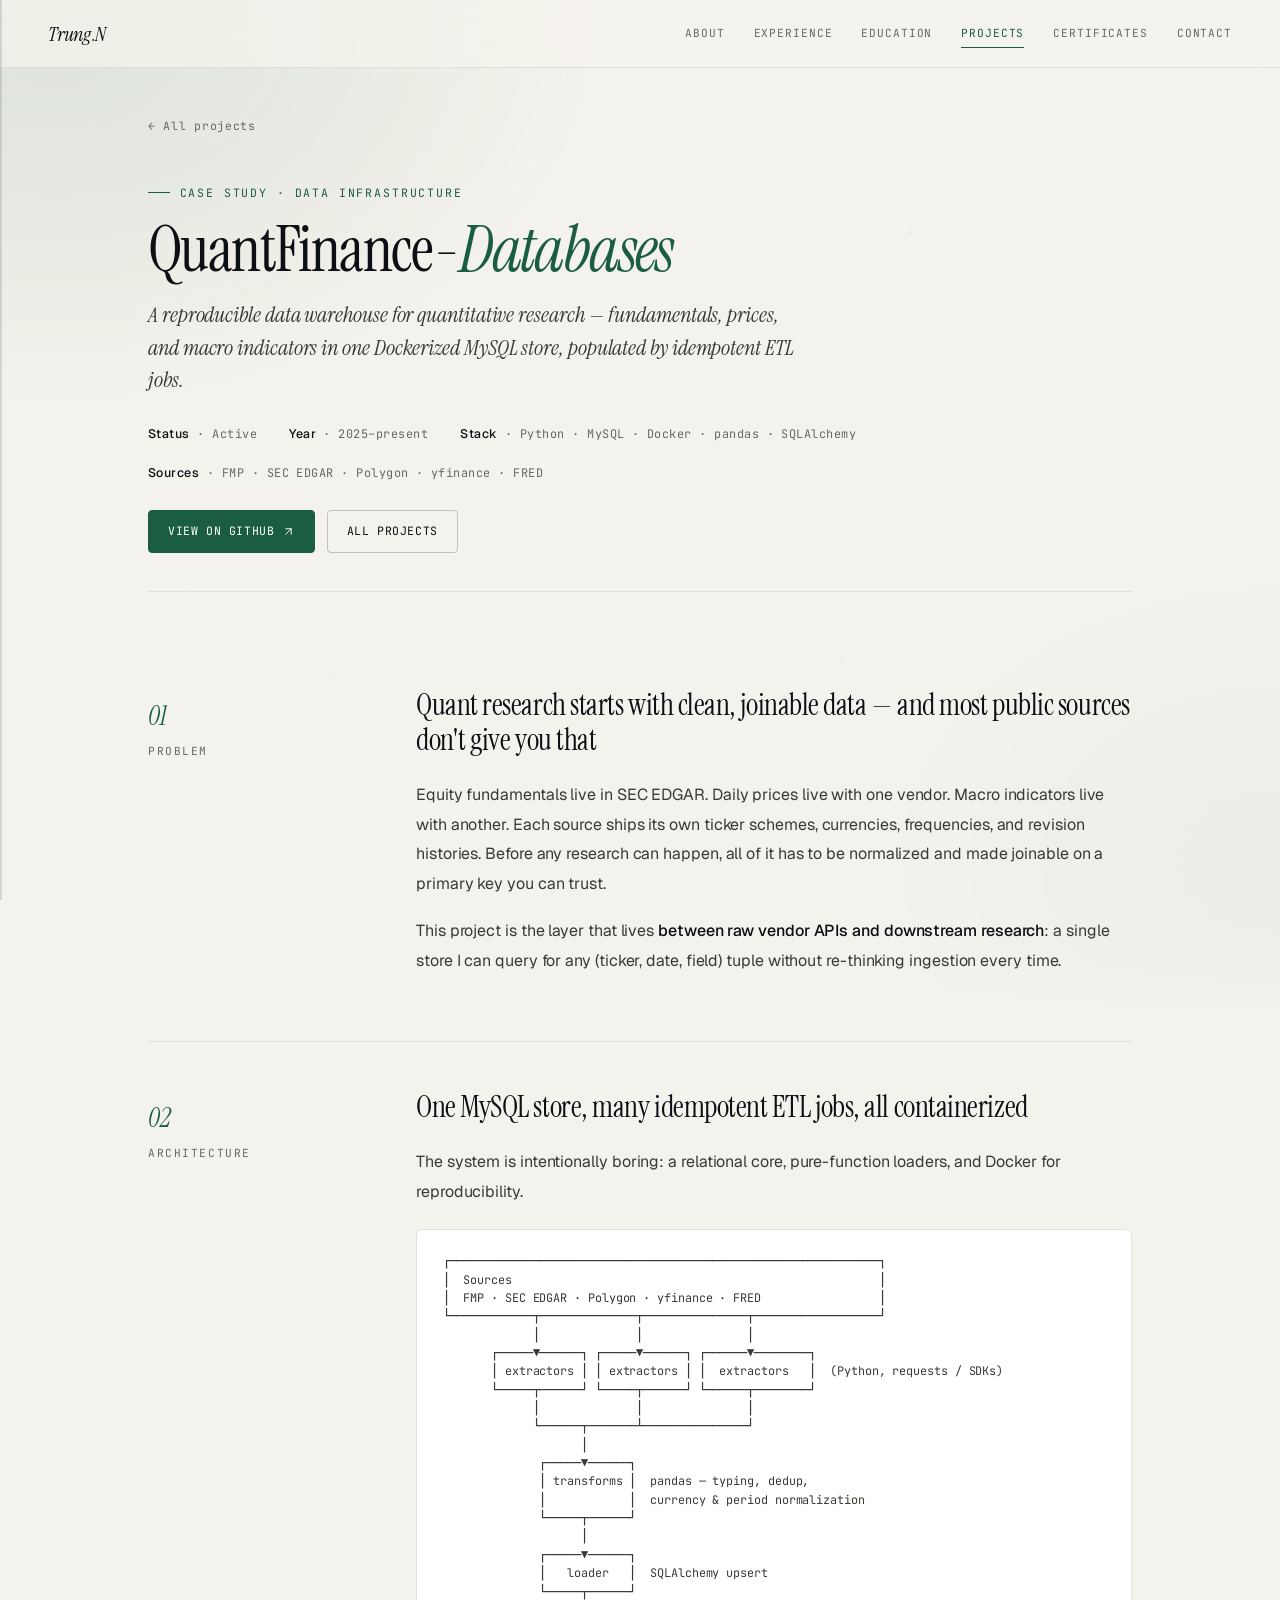
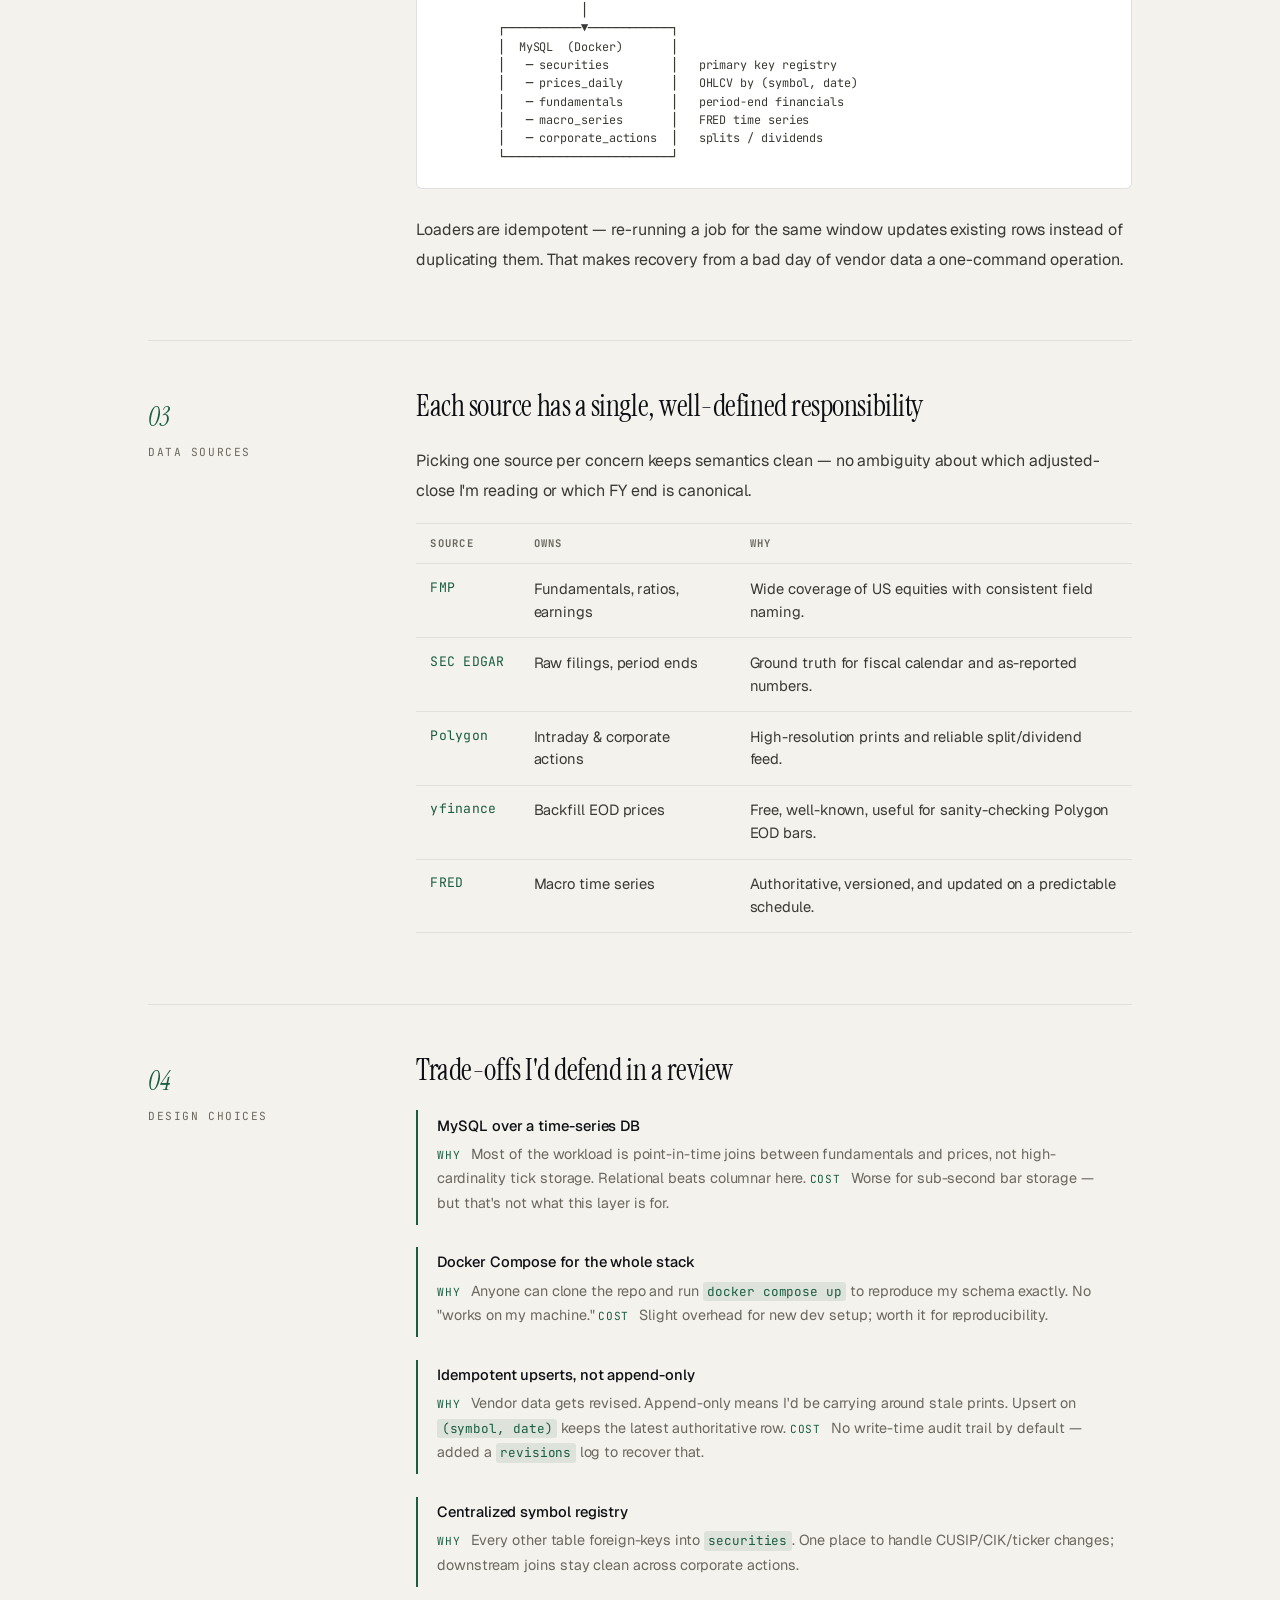
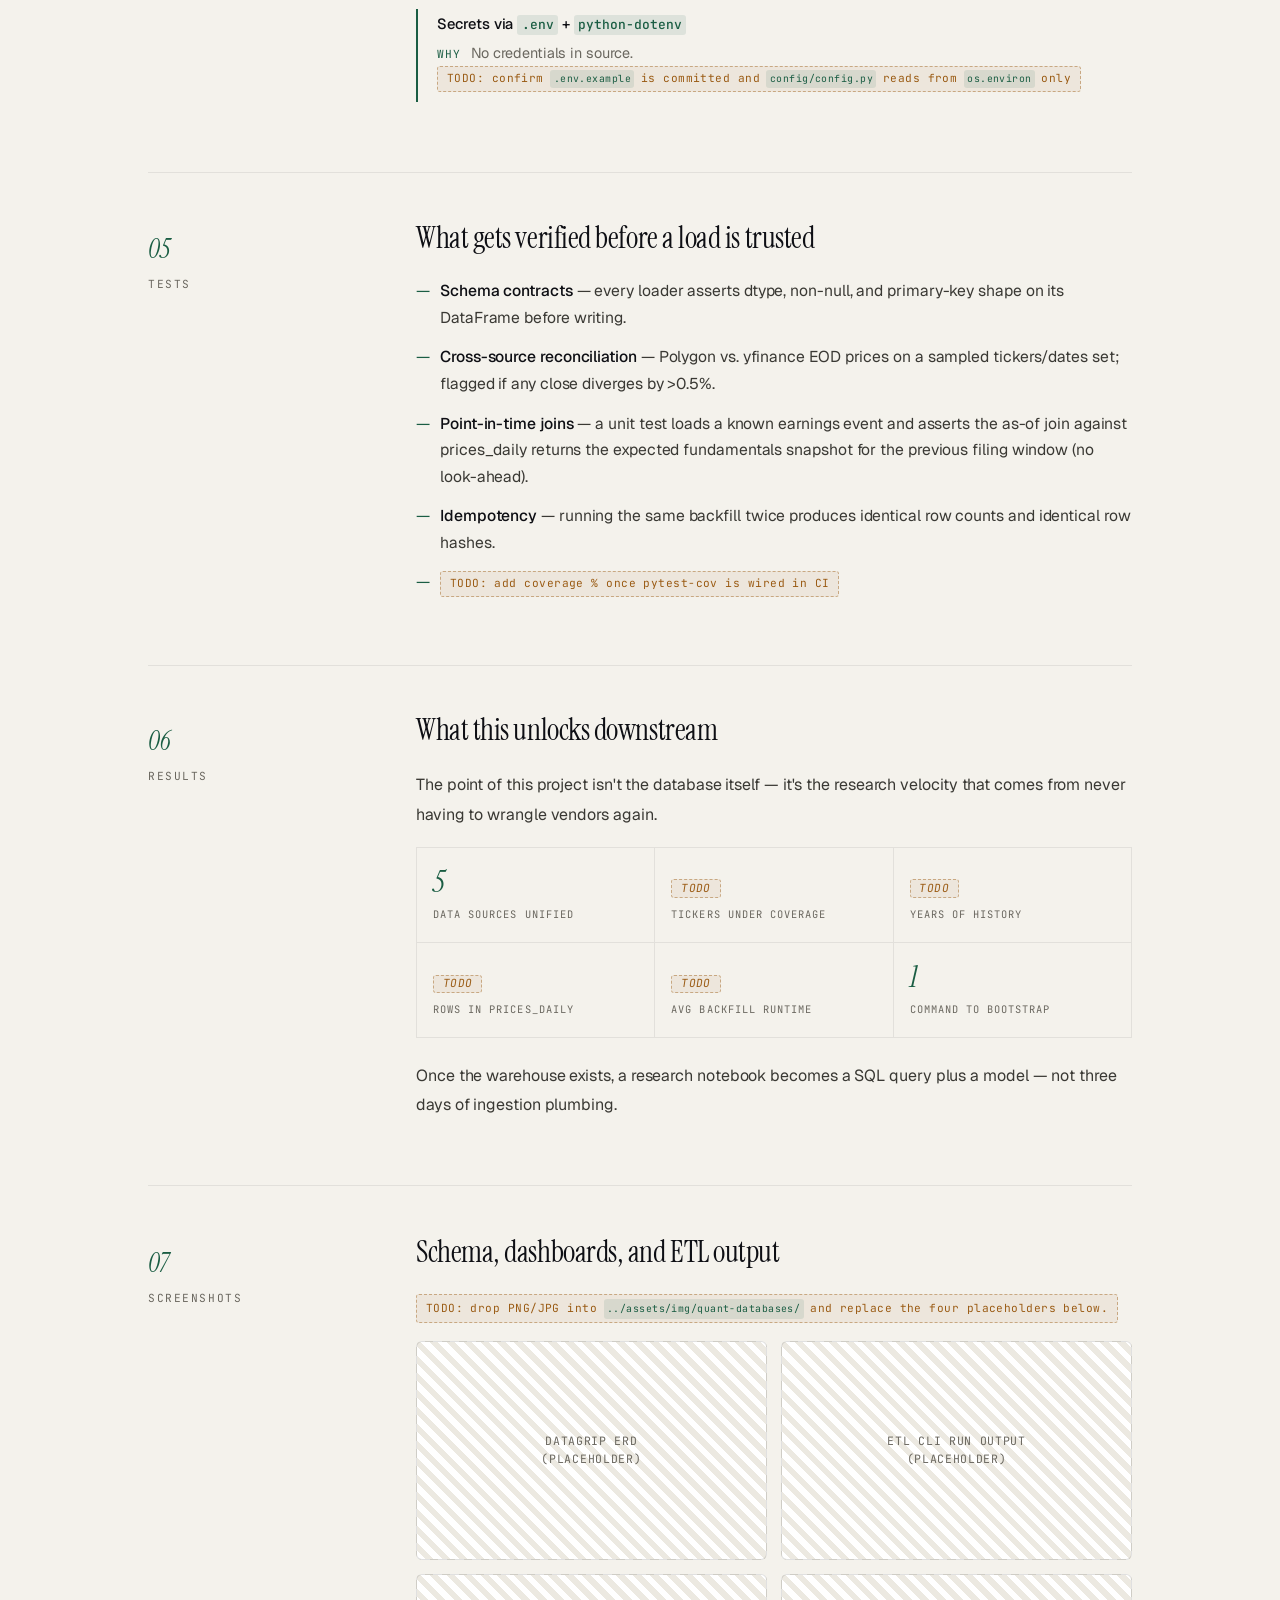
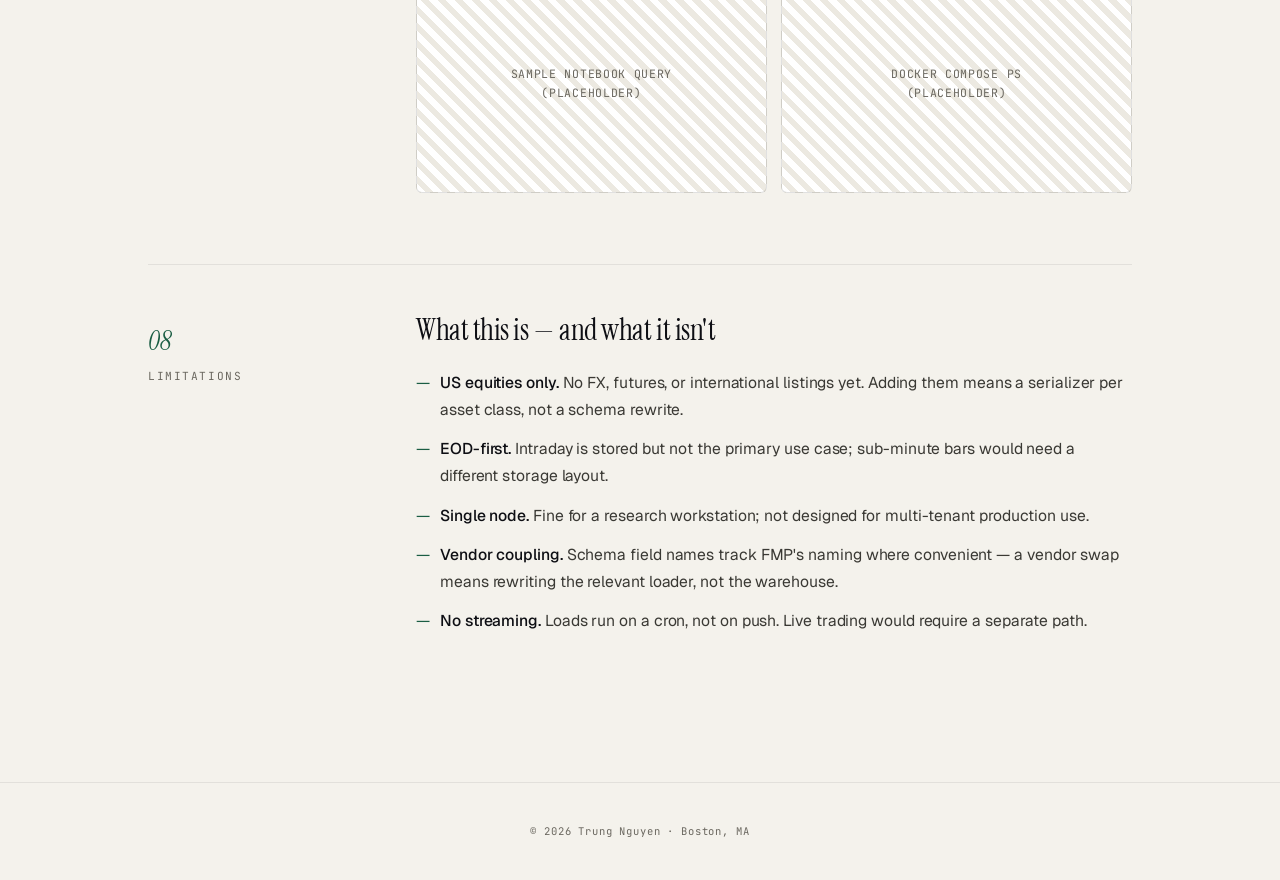
<file: projects/quant-databases.html>
<!DOCTYPE html>
<html lang="en">
<head>
  <meta charset="UTF-8">
  <meta name="viewport" content="width=device-width, initial-scale=1.0">
  <script>(function(){var t=localStorage.getItem('theme')||'light';document.documentElement.setAttribute('data-theme',t);})();</script>
  <title>QuantFinance-Databases — Case Study · Trung Nguyen</title>
  <meta name="description" content="A systematic data warehouse for quantitative research. Aggregates fundamentals, market data, and macro indicators into a Dockerized MySQL store with reproducible ETL.">
  <link rel="preconnect" href="https://fonts.googleapis.com">
  <link rel="preconnect" href="https://fonts.gstatic.com" crossorigin>
  <link href="https://fonts.googleapis.com/css2?family=Geist:wght@300;400;500;600;700&family=Instrument+Serif:ital@0;1&family=JetBrains+Mono:wght@300;400;500&display=swap" rel="stylesheet">
  <link rel="icon" type="image/svg+xml" href="../assets/img/favicon.svg">
  <link rel="stylesheet" href="../assets/css/style.css">
  <style>
    /* ===== CASE STUDY LAYOUT ===== */
    .cs-wrap {
      position: relative;
      z-index: 2;
      max-width: 1080px;
      margin: 0 auto;
      padding: 7rem 3rem 5rem;
    }

    .cs-back {
      display: inline-flex;
      align-items: center;
      gap: 0.4rem;
      font-family: var(--mono);
      font-size: 0.72rem;
      color: var(--text-muted);
      letter-spacing: 0.06em;
      margin-bottom: 2.5rem;
      transition: color 0.25s var(--ease-out), transform 0.25s var(--ease-out);
    }
    .cs-back:hover { color: var(--accent); transform: translateX(-3px); }

    .cs-hero {
      border-bottom: 1px solid var(--rule);
      padding-bottom: 2.4rem;
      margin-bottom: 3rem;
    }
    .cs-eyebrow {
      font-family: var(--mono);
      font-size: 0.72rem;
      color: var(--accent);
      letter-spacing: 0.16em;
      text-transform: uppercase;
      margin-bottom: 0.9rem;
      display: inline-flex;
      align-items: center;
      gap: 0.6rem;
    }
    .cs-eyebrow::before {
      content: "";
      width: 22px; height: 1px;
      background: var(--accent);
    }
    .cs-title {
      font-family: var(--serif);
      font-size: clamp(2.4rem, 5vw, 4rem);
      font-weight: 400;
      line-height: 1.02;
      letter-spacing: -0.025em;
      margin-bottom: 1.1rem;
      color: var(--text-primary);
    }
    .cs-title em { font-style: italic; color: var(--accent); }

    .cs-subtitle {
      font-family: var(--serif);
      font-style: italic;
      font-size: 1.35rem;
      color: var(--text-secondary);
      max-width: 65ch;
      line-height: 1.5;
      margin-bottom: 1.8rem;
    }

    .cs-meta {
      display: flex;
      flex-wrap: wrap;
      gap: 1.2rem 2rem;
      font-family: var(--mono);
      font-size: 0.74rem;
      color: var(--text-muted);
      letter-spacing: 0.04em;
      margin-bottom: 1.6rem;
    }
    .cs-meta b { color: var(--text-primary); font-weight: 500; font-family: var(--sans); font-size: 1.05em; }

    .cs-actions {
      display: flex;
      gap: 0.7rem;
      flex-wrap: wrap;
    }
    .cs-btn {
      display: inline-flex;
      align-items: center;
      gap: 0.5rem;
      padding: 0.7rem 1.2rem;
      font-family: var(--mono);
      font-size: 0.72rem;
      letter-spacing: 0.05em;
      text-transform: uppercase;
      border-radius: 4px;
      border: 1px solid var(--border-strong);
      color: var(--text-primary);
      transition: border-color 0.3s var(--ease-out), color 0.3s var(--ease-out), background 0.3s var(--ease-out);
    }
    .cs-btn:hover { border-color: var(--accent); color: var(--accent); background: var(--accent-glow); }
    .cs-btn.primary { background: var(--accent); border-color: var(--accent); color: #fff; }
    .cs-btn.primary:hover { background: var(--accent-soft); border-color: var(--accent-soft); color: #fff; }
    .cs-btn svg { width: 13px; height: 13px; stroke: currentColor; fill: none; stroke-width: 1.8; stroke-linecap: round; stroke-linejoin: round; }

    /* Section */
    .cs-section {
      display: grid;
      grid-template-columns: 220px 1fr;
      gap: 3rem;
      padding: 3rem 0;
      border-bottom: 1px solid var(--rule);
    }
    .cs-section:last-child { border-bottom: none; }
    .cs-section-num {
      font-family: var(--mono);
      font-size: 0.7rem;
      color: var(--text-muted);
      letter-spacing: 0.14em;
      text-transform: uppercase;
      padding-top: 0.55rem;
    }
    .cs-section-num strong {
      display: block;
      color: var(--accent);
      font-family: var(--serif);
      font-size: 1.6rem;
      font-style: italic;
      font-weight: 400;
      margin-bottom: 0.3rem;
      letter-spacing: -0.01em;
    }
    .cs-section-body h2 {
      font-family: var(--serif);
      font-size: 1.9rem;
      font-weight: 400;
      letter-spacing: -0.015em;
      line-height: 1.15;
      margin-bottom: 1.4rem;
      color: var(--text-primary);
    }
    .cs-section-body p {
      color: var(--text-secondary);
      font-size: 1rem;
      line-height: 1.85;
      margin-bottom: 1.1rem;
      max-width: 68ch;
    }
    .cs-section-body strong { color: var(--text-primary); font-weight: 500; }
    .cs-section-body code {
      font-family: var(--mono);
      font-size: 0.88em;
      color: var(--accent);
      padding: 0.1em 0.35em;
      background: var(--accent-glow);
      border-radius: 3px;
    }
    .cs-section-body ul {
      list-style: none;
      padding: 0;
      margin: 0 0 1.2rem;
    }
    .cs-section-body ul li {
      position: relative;
      padding-left: 1.5rem;
      color: var(--text-secondary);
      font-size: 0.98rem;
      line-height: 1.7;
      margin-bottom: 0.8rem;
    }
    .cs-section-body ul li::before {
      content: "—";
      position: absolute;
      left: 0;
      color: var(--accent);
    }

    /* ASCII architecture */
    .cs-arch {
      font-family: var(--mono);
      font-size: 0.74rem;
      color: var(--text-secondary);
      background: var(--bg-elev);
      border: 1px solid var(--border);
      border-radius: 6px;
      padding: 1.4rem 1.6rem;
      white-space: pre;
      overflow-x: auto;
      line-height: 1.55;
      margin: 1.4rem 0 1.6rem;
    }

    /* Data table */
    .cs-table {
      width: 100%;
      border-collapse: collapse;
      margin: 1rem 0 1.4rem;
      border-top: 1px solid var(--rule);
      border-bottom: 1px solid var(--rule);
    }
    .cs-table th {
      font-family: var(--mono);
      font-size: 0.66rem;
      letter-spacing: 0.12em;
      text-transform: uppercase;
      color: var(--text-muted);
      text-align: left;
      padding: 0.7rem 0.9rem;
      border-bottom: 1px solid var(--rule);
    }
    .cs-table td {
      padding: 0.85rem 0.9rem;
      border-bottom: 1px solid var(--rule);
      font-size: 0.92rem;
      color: var(--text-secondary);
      line-height: 1.55;
      vertical-align: top;
    }
    .cs-table tr:last-child td { border-bottom: none; }
    .cs-table td:first-child {
      font-family: var(--mono);
      font-size: 0.82rem;
      color: var(--accent);
      letter-spacing: 0.02em;
      white-space: nowrap;
    }

    /* Trade-off card */
    .cs-tradeoff {
      border-left: 2px solid var(--accent);
      padding: 0.2rem 0 0.2rem 1.2rem;
      margin: 0.4rem 0 1.4rem;
    }
    .cs-tradeoff h4 {
      font-family: var(--sans);
      font-size: 0.92rem;
      font-weight: 500;
      color: var(--text-primary);
      margin-bottom: 0.3rem;
      letter-spacing: -0.005em;
    }
    .cs-tradeoff p {
      font-size: 0.9rem;
      color: var(--text-muted);
      line-height: 1.7;
      margin-bottom: 0.4rem;
    }
    .cs-tradeoff em {
      font-family: var(--mono);
      font-size: 0.7rem;
      letter-spacing: 0.06em;
      text-transform: uppercase;
      color: var(--accent);
      font-style: normal;
      display: inline-block;
      margin-right: 0.4rem;
    }

    /* Metric grid */
    .cs-metrics {
      display: grid;
      grid-template-columns: repeat(3, 1fr);
      gap: 0;
      border-top: 1px solid var(--rule);
      border-left: 1px solid var(--rule);
      margin: 1rem 0 1.4rem;
    }
    .cs-metric {
      padding: 1.2rem 1rem;
      border-right: 1px solid var(--rule);
      border-bottom: 1px solid var(--rule);
    }
    .cs-metric-num {
      font-family: var(--serif);
      font-style: italic;
      font-size: 1.9rem;
      color: var(--accent);
      line-height: 1;
    }
    .cs-metric-label {
      font-family: var(--mono);
      font-size: 0.65rem;
      color: var(--text-muted);
      text-transform: uppercase;
      letter-spacing: 0.1em;
      margin-top: 0.5rem;
    }

    /* Placeholder image / screenshot */
    .cs-shots {
      display: grid;
      grid-template-columns: 1fr 1fr;
      gap: 0.9rem;
      margin: 1rem 0 1.4rem;
    }
    .cs-shot {
      aspect-ratio: 16 / 10;
      background:
        repeating-linear-gradient(45deg, var(--bg-elev) 0 6px, var(--bg-soft) 6px 12px);
      border: 1px solid var(--border);
      border-radius: 6px;
      display: flex;
      align-items: center;
      justify-content: center;
      font-family: var(--mono);
      font-size: 0.72rem;
      color: var(--text-muted);
      letter-spacing: 0.06em;
      text-transform: uppercase;
      text-align: center;
      padding: 1rem;
    }

    /* TODO marker — clear visual cue this needs Trung's data */
    .cs-todo {
      display: inline-flex;
      align-items: center;
      gap: 0.4rem;
      font-family: var(--mono);
      font-size: 0.7rem;
      letter-spacing: 0.04em;
      padding: 0.18rem 0.55rem;
      color: #D08F47;
      background: rgba(208, 143, 71, 0.10);
      border: 1px dashed rgba(208, 143, 71, 0.45);
      border-radius: 3px;
    }
    [data-theme="light"] .cs-todo {
      color: #9A5B14;
      background: rgba(154, 91, 20, 0.07);
      border-color: rgba(154, 91, 20, 0.45);
    }

    @media (max-width: 800px) {
      .cs-wrap { padding: 5.5rem 1.4rem 3rem; }
      .cs-section { grid-template-columns: 1fr; gap: 1.4rem; padding: 2.2rem 0; }
      .cs-section-num { padding-top: 0; }
      .cs-shots { grid-template-columns: 1fr; }
      .cs-metrics { grid-template-columns: 1fr 1fr; }
    }
  </style>
</head>
<body>

<canvas id="particleCanvas"></canvas>
<div class="grain"></div>
<div class="scroll-rail"><div class="scroll-rail-fill"></div></div>

<nav class="top-nav">
  <a href="../index.html" class="top-nav-logo">Trung<span>.</span>N</a>
  <div class="top-nav-links">
    <a href="../about.html">About</a>
    <a href="../experience.html">Experience</a>
    <a href="../education.html">Education</a>
    <a href="../projects.html" class="active">Projects</a>
    <a href="../certificates.html">Certificates</a>
    <a href="../contact.html">Contact</a>
  </div>
</nav>

<main class="cs-wrap">

  <a href="../projects.html" class="cs-back">← All projects</a>

  <header class="cs-hero">
    <div class="cs-eyebrow">Case Study · Data Infrastructure</div>
    <h1 class="cs-title">QuantFinance-<em>Databases</em></h1>
    <p class="cs-subtitle">A reproducible data warehouse for quantitative research — fundamentals, prices, and macro indicators in one Dockerized MySQL store, populated by idempotent ETL jobs.</p>
    <div class="cs-meta">
      <span><b>Status</b> · Active</span>
      <span><b>Year</b> · 2025–present</span>
      <span><b>Stack</b> · Python · MySQL · Docker · pandas · SQLAlchemy</span>
      <span><b>Sources</b> · FMP · SEC EDGAR · Polygon · yfinance · FRED</span>
    </div>
    <div class="cs-actions">
      <a href="https://github.com/TrungNguyen-ybidh/QuantFinance-Databases" target="_blank" rel="noopener" class="cs-btn primary">
        View on GitHub
        <svg viewBox="0 0 24 24"><path d="M7 17L17 7M7 7h10v10"/></svg>
      </a>
      <a href="../projects.html" class="cs-btn">All projects</a>
    </div>
  </header>

  <!-- 01 Problem -->
  <section class="cs-section reveal">
    <div class="cs-section-num"><strong>01</strong> Problem</div>
    <div class="cs-section-body">
      <h2>Quant research starts with clean, joinable data — and most public sources don't give you that</h2>
      <p>Equity fundamentals live in SEC EDGAR. Daily prices live with one vendor. Macro indicators live with another. Each source ships its own ticker schemes, currencies, frequencies, and revision histories. Before any research can happen, all of it has to be normalized and made joinable on a primary key you can trust.</p>
      <p>This project is the layer that lives <strong>between raw vendor APIs and downstream research</strong>: a single store I can query for any (ticker, date, field) tuple without re-thinking ingestion every time.</p>
    </div>
  </section>

  <!-- 02 Architecture -->
  <section class="cs-section reveal">
    <div class="cs-section-num"><strong>02</strong> Architecture</div>
    <div class="cs-section-body">
      <h2>One MySQL store, many idempotent ETL jobs, all containerized</h2>
      <p>The system is intentionally boring: a relational core, pure-function loaders, and Docker for reproducibility.</p>
<pre class="cs-arch">┌──────────────────────────────────────────────────────────────┐
│  Sources                                                     │
│  FMP · SEC EDGAR · Polygon · yfinance · FRED                 │
└────────────┬──────────────┬───────────────┬──────────────────┘
             │              │               │
       ┌─────▼──────┐ ┌─────▼──────┐ ┌──────▼────────┐
       │ extractors │ │ extractors │ │  extractors   │  (Python, requests / SDKs)
       └─────┬──────┘ └─────┬──────┘ └──────┬────────┘
             │              │               │
             └──────┬───────┴───────────────┘
                    │
              ┌─────▼──────┐
              │ transforms │  pandas — typing, dedup,
              │            │  currency &amp; period normalization
              └─────┬──────┘
                    │
              ┌─────▼──────┐
              │   loader   │  SQLAlchemy upsert
              └─────┬──────┘
                    │
        ┌───────────▼────────────┐
        │  MySQL  (Docker)       │
        │   ─ securities         │   primary key registry
        │   ─ prices_daily       │   OHLCV by (symbol, date)
        │   ─ fundamentals       │   period-end financials
        │   ─ macro_series       │   FRED time series
        │   ─ corporate_actions  │   splits / dividends
        └────────────────────────┘</pre>
      <p>Loaders are idempotent — re-running a job for the same window updates existing rows instead of duplicating them. That makes recovery from a bad day of vendor data a one-command operation.</p>
    </div>
  </section>

  <!-- 03 Data sources -->
  <section class="cs-section reveal">
    <div class="cs-section-num"><strong>03</strong> Data sources</div>
    <div class="cs-section-body">
      <h2>Each source has a single, well-defined responsibility</h2>
      <p>Picking one source per concern keeps semantics clean — no ambiguity about which adjusted-close I'm reading or which FY end is canonical.</p>
      <table class="cs-table">
        <thead>
          <tr><th>Source</th><th>Owns</th><th>Why</th></tr>
        </thead>
        <tbody>
          <tr><td>FMP</td><td>Fundamentals, ratios, earnings</td><td>Wide coverage of US equities with consistent field naming.</td></tr>
          <tr><td>SEC EDGAR</td><td>Raw filings, period ends</td><td>Ground truth for fiscal calendar and as-reported numbers.</td></tr>
          <tr><td>Polygon</td><td>Intraday &amp; corporate actions</td><td>High-resolution prints and reliable split/dividend feed.</td></tr>
          <tr><td>yfinance</td><td>Backfill EOD prices</td><td>Free, well-known, useful for sanity-checking Polygon EOD bars.</td></tr>
          <tr><td>FRED</td><td>Macro time series</td><td>Authoritative, versioned, and updated on a predictable schedule.</td></tr>
        </tbody>
      </table>
    </div>
  </section>

  <!-- 04 Design choices -->
  <section class="cs-section reveal">
    <div class="cs-section-num"><strong>04</strong> Design choices</div>
    <div class="cs-section-body">
      <h2>Trade-offs I'd defend in a review</h2>

      <div class="cs-tradeoff">
        <h4>MySQL over a time-series DB</h4>
        <p><em>Why</em> Most of the workload is point-in-time joins between fundamentals and prices, not high-cardinality tick storage. Relational beats columnar here. <em>Cost</em> Worse for sub-second bar storage — but that's not what this layer is for.</p>
      </div>

      <div class="cs-tradeoff">
        <h4>Docker Compose for the whole stack</h4>
        <p><em>Why</em> Anyone can clone the repo and run <code>docker compose up</code> to reproduce my schema exactly. No "works on my machine." <em>Cost</em> Slight overhead for new dev setup; worth it for reproducibility.</p>
      </div>

      <div class="cs-tradeoff">
        <h4>Idempotent upserts, not append-only</h4>
        <p><em>Why</em> Vendor data gets revised. Append-only means I'd be carrying around stale prints. Upsert on <code>(symbol, date)</code> keeps the latest authoritative row. <em>Cost</em> No write-time audit trail by default — added a <code>revisions</code> log to recover that.</p>
      </div>

      <div class="cs-tradeoff">
        <h4>Centralized symbol registry</h4>
        <p><em>Why</em> Every other table foreign-keys into <code>securities</code>. One place to handle CUSIP/CIK/ticker changes; downstream joins stay clean across corporate actions.</p>
      </div>

      <div class="cs-tradeoff">
        <h4>Secrets via <code>.env</code> + <code>python-dotenv</code></h4>
        <p><em>Why</em> No credentials in source. <span class="cs-todo">TODO: confirm <code>.env.example</code> is committed and <code>config/config.py</code> reads from <code>os.environ</code> only</span></p>
      </div>
    </div>
  </section>

  <!-- 05 Tests -->
  <section class="cs-section reveal">
    <div class="cs-section-num"><strong>05</strong> Tests</div>
    <div class="cs-section-body">
      <h2>What gets verified before a load is trusted</h2>
      <ul>
        <li><strong>Schema contracts</strong> — every loader asserts dtype, non-null, and primary-key shape on its DataFrame before writing.</li>
        <li><strong>Cross-source reconciliation</strong> — Polygon vs. yfinance EOD prices on a sampled tickers/dates set; flagged if any close diverges by &gt;0.5%.</li>
        <li><strong>Point-in-time joins</strong> — a unit test loads a known earnings event and asserts the as-of join against prices_daily returns the expected fundamentals snapshot for the previous filing window (no look-ahead).</li>
        <li><strong>Idempotency</strong> — running the same backfill twice produces identical row counts and identical row hashes.</li>
        <li><span class="cs-todo">TODO: add coverage % once pytest-cov is wired in CI</span></li>
      </ul>
    </div>
  </section>

  <!-- 06 Results -->
  <section class="cs-section reveal">
    <div class="cs-section-num"><strong>06</strong> Results</div>
    <div class="cs-section-body">
      <h2>What this unlocks downstream</h2>
      <p>The point of this project isn't the database itself — it's the research velocity that comes from never having to wrangle vendors again.</p>
      <div class="cs-metrics">
        <div class="cs-metric">
          <div class="cs-metric-num">5</div>
          <div class="cs-metric-label">Data sources unified</div>
        </div>
        <div class="cs-metric">
          <div class="cs-metric-num"><span class="cs-todo">TODO</span></div>
          <div class="cs-metric-label">Tickers under coverage</div>
        </div>
        <div class="cs-metric">
          <div class="cs-metric-num"><span class="cs-todo">TODO</span></div>
          <div class="cs-metric-label">Years of history</div>
        </div>
        <div class="cs-metric">
          <div class="cs-metric-num"><span class="cs-todo">TODO</span></div>
          <div class="cs-metric-label">Rows in prices_daily</div>
        </div>
        <div class="cs-metric">
          <div class="cs-metric-num"><span class="cs-todo">TODO</span></div>
          <div class="cs-metric-label">Avg backfill runtime</div>
        </div>
        <div class="cs-metric">
          <div class="cs-metric-num">1</div>
          <div class="cs-metric-label">Command to bootstrap</div>
        </div>
      </div>
      <p>Once the warehouse exists, a research notebook becomes a SQL query plus a model — not three days of ingestion plumbing.</p>
    </div>
  </section>

  <!-- 07 Screenshots -->
  <section class="cs-section reveal">
    <div class="cs-section-num"><strong>07</strong> Screenshots</div>
    <div class="cs-section-body">
      <h2>Schema, dashboards, and ETL output</h2>
      <p><span class="cs-todo">TODO: drop PNG/JPG into <code>../assets/img/quant-databases/</code> and replace the four placeholders below.</span></p>
      <div class="cs-shots">
        <div class="cs-shot">DataGrip ERD<br>(placeholder)</div>
        <div class="cs-shot">ETL CLI run output<br>(placeholder)</div>
        <div class="cs-shot">Sample notebook query<br>(placeholder)</div>
        <div class="cs-shot">docker compose ps<br>(placeholder)</div>
      </div>
    </div>
  </section>

  <!-- 08 Limitations -->
  <section class="cs-section reveal">
    <div class="cs-section-num"><strong>08</strong> Limitations</div>
    <div class="cs-section-body">
      <h2>What this is — and what it isn't</h2>
      <ul>
        <li><strong>US equities only.</strong> No FX, futures, or international listings yet. Adding them means a serializer per asset class, not a schema rewrite.</li>
        <li><strong>EOD-first.</strong> Intraday is stored but not the primary use case; sub-minute bars would need a different storage layout.</li>
        <li><strong>Single node.</strong> Fine for a research workstation; not designed for multi-tenant production use.</li>
        <li><strong>Vendor coupling.</strong> Schema field names track FMP's naming where convenient — a vendor swap means rewriting the relevant loader, not the warehouse.</li>
        <li><strong>No streaming.</strong> Loads run on a cron, not on push. Live trading would require a separate path.</li>
      </ul>
    </div>
  </section>

</main>

<footer class="footer">
  <p>© 2026 Trung Nguyen · Boston, MA</p>
</footer>

<script src="../assets/js/script.js"></script>
</body>
</html>
</file>
<file: assets/css/style.css>
/* ============================================================
   Trung Nguyen — Portfolio
   Design system: editorial-quant. One accent, generous space,
   GPU-only motion (transform/opacity).
   ============================================================ */

/* ===== TOKENS ===== */
:root {
  /* Dark (default) */
  --bg: #0B0C10;
  --bg-elev: #13141A;
  --bg-soft: #181A22;

  --text-primary: #EDEBE6;
  --text-secondary: #A8A49A;
  --text-muted: #6A6760;

  /* Single accent — deep institutional emerald */
  --accent: #2E8A65;
  --accent-soft: #1F5C44;
  --accent-glow: rgba(46, 138, 101, 0.14);

  --border: rgba(255, 255, 255, 0.07);
  --border-strong: rgba(255, 255, 255, 0.12);
  --rule: rgba(255, 255, 255, 0.04);

  /* Type stacks. Editorial serif (Instrument), Geist Sans, JetBrains Mono. */
  --serif: 'Instrument Serif', 'Times New Roman', Georgia, serif;
  --sans: 'Geist', -apple-system, BlinkMacSystemFont, 'Segoe UI', sans-serif;
  --mono: 'JetBrains Mono', ui-monospace, SFMono-Regular, Menlo, monospace;

  /* Motion */
  --ease-out: cubic-bezier(0.16, 1, 0.3, 1);
  --ease-spring: cubic-bezier(0.34, 1.56, 0.64, 1);
}

[data-theme="light"] {
  --bg: #F4F2EC;
  --bg-elev: #FFFFFF;
  --bg-soft: #ECE9E1;

  --text-primary: #0E0F14;
  --text-secondary: #3A3934;
  --text-muted: #6A675F;

  --accent: #1A5D43;
  --accent-soft: #0F4530;
  --accent-glow: rgba(26, 93, 67, 0.10);

  --border: rgba(0, 0, 0, 0.12);
  --border-strong: rgba(0, 0, 0, 0.20);
  --rule: rgba(0, 0, 0, 0.07);
}

/* ===== RESET ===== */
*, *::before, *::after { margin: 0; padding: 0; box-sizing: border-box; }

html {
  scroll-behavior: smooth;
  scrollbar-width: thin;
  scrollbar-color: var(--accent-soft) transparent;
  background: var(--bg);
}

body {
  font-family: var(--sans);
  background: var(--bg);
  color: var(--text-primary);
  font-feature-settings: "ss01", "ss02", "cv11";
  line-height: 1.6;
  min-height: 100dvh;
  overflow-x: hidden;
  -webkit-font-smoothing: antialiased;
  -moz-osx-font-smoothing: grayscale;
  letter-spacing: -0.005em;
}

::selection { background: var(--accent); color: #FFFFFF; }

a { color: inherit; text-decoration: none; }

/* ===== AMBIENT BACKGROUND ===== */
/* One soft mesh gradient on body — subtle, no flicker, no scroll repaint. */
body::before {
  content: "";
  position: fixed;
  inset: -10%;
  z-index: 0;
  pointer-events: none;
  background:
    radial-gradient(900px 600px at 12% 12%, var(--accent-glow), transparent 60%),
    radial-gradient(700px 500px at 92% 88%, rgba(255,255,255,0.04), transparent 60%);
  filter: blur(20px);
  opacity: 0.85;
}

[data-theme="light"] body::before {
  background:
    radial-gradient(900px 600px at 12% 12%, var(--accent-glow), transparent 60%),
    radial-gradient(700px 500px at 92% 88%, rgba(0,0,0,0.025), transparent 60%);
  opacity: 1;
}

/* Particle canvas — dialed down. */
#particleCanvas {
  position: fixed;
  inset: 0;
  z-index: 0;
  pointer-events: none;
  opacity: 0.55;
}
[data-theme="light"] #particleCanvas { opacity: 0.35; }

/* Legacy decoration nodes — kept harmless so existing HTML doesn't break. */
.bg-blob, .scanlines, .vignette { display: none; }

/* Grain overlay — fixed, non-scrolling, GPU-friendly. */
.grain {
  position: fixed;
  inset: 0;
  z-index: 1;
  pointer-events: none;
  opacity: 0.035;
  mix-blend-mode: overlay;
  background-image: url("data:image/svg+xml;utf8,<svg xmlns='http://www.w3.org/2000/svg' width='160' height='160'><filter id='n'><feTurbulence type='fractalNoise' baseFrequency='0.9' numOctaves='2' stitchTiles='stitch'/></filter><rect width='100%' height='100%' filter='url(%23n)'/></svg>");
}

/* Scroll-progress vertical rail (fixed, on left edge). */
.scroll-rail {
  position: fixed;
  top: 0;
  left: 0;
  width: 2px;
  height: 100dvh;
  z-index: 200;
  pointer-events: none;
}
.scroll-rail::before {
  content: "";
  position: absolute;
  inset: 0;
  background: var(--border);
}
.scroll-rail-fill {
  position: absolute;
  top: 0;
  left: 0;
  width: 100%;
  height: 100%;
  background: linear-gradient(180deg, var(--accent), var(--accent-soft));
  transform-origin: top center;
  transform: scaleY(0);
  will-change: transform;
}

/* ===== THEME TOGGLE (refined) ===== */
.theme-toggle {
  position: fixed;
  top: 1.4rem;
  right: 2rem;
  z-index: 210;
  width: 32px;
  height: 56px;
  border-radius: 16px;
  border: 1px solid var(--border-strong);
  background: var(--bg-elev);
  cursor: pointer;
  display: flex;
  align-items: flex-start;
  justify-content: center;
  padding: 3px;
  transition: border-color 0.3s var(--ease-out), transform 0.3s var(--ease-out);
}
.theme-toggle:hover { border-color: var(--accent); transform: translateY(-1px); }
.theme-toggle:active { transform: translateY(0) scale(0.97); }

.theme-toggle-thumb {
  width: 24px;
  height: 24px;
  border-radius: 50%;
  background: var(--text-muted);
  transition: transform 0.4s var(--ease-spring), background 0.3s var(--ease-out);
  display: flex;
  align-items: center;
  justify-content: center;
  transform: translateY(0);
}
[data-theme="light"] .theme-toggle-thumb {
  transform: translateY(26px);
  background: var(--accent);
}
.theme-toggle-thumb svg {
  width: 12px;
  height: 12px;
  stroke: var(--bg);
  fill: none;
  stroke-width: 2;
  stroke-linecap: round;
  stroke-linejoin: round;
}

/* ===== NAV ===== */
.top-nav {
  position: fixed;
  top: 0; left: 0; right: 0;
  z-index: 100;
  padding: 1.1rem 3rem;
  display: flex;
  justify-content: space-between;
  align-items: center;
  border-bottom: 1px solid var(--rule);
  background: color-mix(in srgb, var(--bg) 78%, transparent);
  backdrop-filter: blur(16px) saturate(140%);
  -webkit-backdrop-filter: blur(16px) saturate(140%);
}

.top-nav-logo {
  font-family: var(--serif);
  font-size: 1.25rem;
  letter-spacing: -0.01em;
  color: var(--text-primary);
  font-style: italic;
}
.top-nav-logo span { color: var(--accent); font-style: normal; }

.top-nav-links {
  display: flex;
  gap: 1.8rem;
}

.top-nav-links a {
  font-family: var(--mono);
  font-size: 0.7rem;
  color: var(--text-muted);
  letter-spacing: 0.08em;
  text-transform: uppercase;
  transition: color 0.25s var(--ease-out);
  position: relative;
  padding: 0.2rem 0;
}
.top-nav-links a:hover { color: var(--text-primary); }
.top-nav-links a::after {
  content: "";
  position: absolute;
  left: 0; bottom: -2px;
  width: 0; height: 1px;
  background: var(--accent);
  transition: width 0.35s var(--ease-out);
}
.top-nav-links a:hover::after,
.top-nav-links a.active::after { width: 100%; }
.top-nav-links a.active { color: var(--accent); }

/* ===== TYPOGRAPHY PRIMITIVES ===== */
.section-tag {
  font-family: var(--mono);
  font-size: 0.72rem;
  color: var(--accent);
  text-transform: uppercase;
  letter-spacing: 0.16em;
  margin-bottom: 1rem;
  display: inline-flex;
  align-items: center;
  gap: 0.7rem;
}
.section-tag::before {
  content: "";
  width: 22px; height: 1px;
  background: var(--accent);
}

.section-title {
  font-family: var(--serif);
  font-size: clamp(2.4rem, 4.6vw, 4rem);
  font-weight: 400;
  letter-spacing: -0.02em;
  line-height: 1.02;
  margin-bottom: 3rem;
  color: var(--text-primary);
}
.section-title em {
  font-style: italic;
  color: var(--accent);
}

.eyebrow {
  font-family: var(--mono);
  font-size: 0.68rem;
  color: var(--text-muted);
  text-transform: uppercase;
  letter-spacing: 0.14em;
}

/* ===== PAGE CONTAINER ===== */
.page-content {
  position: relative;
  z-index: 2;
  max-width: 1280px;
  margin: 0 auto;
  padding: 8rem 3rem 5rem;
  min-height: 100dvh;
}

/* ===== ABOUT ===== */
.about-content {
  display: grid;
  grid-template-columns: 1.7fr 1fr;
  gap: 4rem;
  align-items: start;
}
.about-text p {
  color: var(--text-secondary);
  font-size: 1.05rem;
  margin-bottom: 1.3rem;
  line-height: 1.85;
  max-width: 62ch;
}
.about-text em {
  font-style: italic;
  color: var(--text-primary);
  font-family: var(--serif);
  font-size: 1.15em;
}
.about-stats {
  display: grid;
  grid-template-columns: 1fr 1fr;
  gap: 0;
  border-top: 1px solid var(--rule);
  border-left: 1px solid var(--rule);
}
.stat-box {
  background: transparent;
  border: none;
  border-right: 1px solid var(--rule);
  border-bottom: 1px solid var(--rule);
  padding: 1.4rem 1.2rem;
  transition: background 0.3s var(--ease-out);
}
.stat-box:hover { background: var(--accent-glow); }
.stat-num {
  font-family: var(--serif);
  font-size: 2.2rem;
  font-weight: 400;
  font-style: italic;
  color: var(--accent);
  line-height: 1;
}
.stat-label {
  font-family: var(--mono);
  font-size: 0.68rem;
  color: var(--text-muted);
  text-transform: uppercase;
  letter-spacing: 0.1em;
  margin-top: 0.5rem;
}

/* ===== EXPERIENCE / TIMELINE ===== */
.timeline {
  display: flex;
  flex-direction: column;
  gap: 0;
  padding-left: 0;
  position: relative;
}
.timeline::before { display: none; }
.tl-item {
  position: relative;
  display: grid;
  grid-template-columns: 180px 1fr;
  gap: 2.5rem;
  padding: 2rem 0;
  border-top: 1px solid var(--rule);
  transition: padding-left 0.4s var(--ease-out);
}
.tl-item:last-child { border-bottom: 1px solid var(--rule); }
.tl-item::before { display: none; }
.tl-item::after {
  content: "";
  position: absolute;
  left: 0; top: 0; bottom: 0;
  width: 2px;
  background: var(--accent);
  transform: scaleY(0);
  transform-origin: top;
  transition: transform 0.5s var(--ease-out);
}
.tl-item:hover { padding-left: 1.2rem; }
.tl-item:hover::after { transform: scaleY(1); }
.tl-date {
  font-family: var(--mono);
  font-size: 0.78rem;
  color: var(--accent);
  letter-spacing: 0.04em;
  padding-top: 6px;
}
.tl-role {
  font-family: var(--serif);
  font-size: 1.6rem;
  font-weight: 400;
  margin-bottom: 0.2rem;
  letter-spacing: -0.01em;
  color: var(--text-primary);
}
.tl-company {
  font-size: 0.92rem;
  color: var(--text-secondary);
  margin-bottom: 0.8rem;
  font-family: var(--mono);
  letter-spacing: 0.01em;
}
.tl-desc {
  color: var(--text-muted);
  font-size: 0.98rem;
  line-height: 1.8;
  max-width: 68ch;
}

/* ===== EDUCATION ===== */
.edu-grid {
  display: grid;
  grid-template-columns: 1fr;
  gap: 1rem;
}
.edu-card {
  background: var(--bg-elev);
  border: 1px solid var(--border);
  border-radius: 6px;
  padding: 2rem;
  transition: border-color 0.3s var(--ease-out), transform 0.3s var(--ease-out);
  position: relative;
  overflow: hidden;
}
.edu-card::before {
  content: "";
  position: absolute;
  top: 0; left: 0; right: 0;
  height: 1px;
  background: linear-gradient(90deg, var(--accent), transparent 60%);
  opacity: 0;
  transition: opacity 0.4s var(--ease-out);
}
.edu-card:hover::before { opacity: 1; }
.edu-card:hover { border-color: var(--border-strong); }
.edu-card.expanded { overflow: visible; }

.edu-expandable { cursor: pointer; user-select: none; }
.edu-card-header {
  display: flex;
  justify-content: space-between;
  align-items: flex-start;
  gap: 1rem;
}
.edu-toggle-icon {
  color: var(--text-muted);
  transition: transform 0.6s var(--ease-out), color 0.3s var(--ease-out);
  flex-shrink: 0;
}
.edu-expandable:hover > .edu-card-header .edu-toggle-icon,
.edu-expandable:hover > .edu-subcard-header .edu-toggle-icon { color: var(--accent); }
.edu-expandable.expanded > .edu-card-header .edu-toggle-icon,
.edu-expandable.expanded > .edu-subcard-header .edu-toggle-icon {
  transform: rotate(180deg);
  color: var(--accent);
}
.edu-expandable.expanded { border-color: var(--border-strong); }
.edu-expandable.expanded::before { opacity: 1; }

.edu-dropdown {
  max-height: 0;
  overflow: hidden;
  transition: max-height 0.8s var(--ease-out), opacity 0.5s ease;
  opacity: 0;
}
.edu-expandable.expanded > .edu-dropdown {
  max-height: 3000px;
  opacity: 1;
  overflow: visible;
}
.edu-dropdown-inner {
  padding-top: 1.8rem;
  border-top: 1px solid var(--rule);
  margin-top: 1.5rem;
}
.edu-expandable.expanded .edu-dropdown-inner {
  animation: dropdownFadeIn 0.6s var(--ease-out) 0.1s backwards;
}
@keyframes dropdownFadeIn {
  from { opacity: 0; transform: translateY(-8px); }
  to { opacity: 1; transform: translateY(0); }
}

.edu-course-heading {
  font-family: var(--mono);
  font-size: 0.74rem;
  color: var(--accent);
  text-transform: uppercase;
  letter-spacing: 0.12em;
  margin: 1.8rem 0 0.8rem;
  display: flex;
  align-items: center;
  gap: 0.6rem;
}
.edu-course-heading::before {
  content: "";
  width: 4px; height: 4px;
  background: var(--accent);
  flex-shrink: 0;
}
.edu-dropdown-inner .edu-course-heading:first-child { margin-top: 0; }

.edu-course-table {
  width: 100%;
  border-collapse: collapse;
}
.edu-course-table thead th {
  font-family: var(--mono);
  font-size: 0.66rem;
  color: var(--text-muted);
  text-transform: uppercase;
  letter-spacing: 0.1em;
  text-align: left;
  padding: 0.55rem 1rem;
  border-bottom: 1px solid var(--rule);
}
.edu-course-table thead th:last-child { text-align: center; width: 70px; }
.edu-course-table tbody tr { transition: background 0.2s; }
.edu-course-table tbody tr:hover { background: var(--accent-glow); }
.edu-course-table tbody td {
  font-size: 0.92rem;
  color: var(--text-secondary);
  padding: 0.6rem 1rem;
  border-bottom: 1px solid var(--rule);
}
.edu-course-table tbody td:first-child {
  font-family: var(--mono);
  font-size: 0.78rem;
  color: var(--accent);
  white-space: nowrap;
}
.edu-course-table tbody td:last-child {
  text-align: center;
  font-family: var(--mono);
  font-size: 0.82rem;
  color: var(--text-primary);
}

.edu-gpa-badge {
  display: inline-flex;
  align-items: center;
  gap: 1rem;
  margin-top: 2rem;
  padding: 0.7rem 1.4rem;
  background: var(--accent-glow);
  border: 1px solid color-mix(in srgb, var(--accent) 35%, transparent);
  border-radius: 4px;
}
.edu-gpa-label {
  font-family: var(--mono);
  font-size: 0.72rem;
  color: var(--text-muted);
  text-transform: uppercase;
  letter-spacing: 0.1em;
}
.edu-gpa-value {
  font-family: var(--serif);
  font-size: 1.7rem;
  font-style: italic;
  color: var(--accent);
}

.edu-self-sections {
  margin-top: 1.5rem;
  padding-top: 1.5rem;
  border-top: 1px solid var(--rule);
}
.edu-self-section { margin-bottom: 2rem; }
.edu-self-section:last-child { margin-bottom: 0; }
.edu-self-items { display: flex; flex-direction: column; gap: 0.5rem; }
.edu-self-item {
  display: flex;
  align-items: center;
  gap: 1rem;
  padding: 0.6rem 1rem;
  border-left: 2px solid var(--rule);
  transition: border-left-color 0.3s var(--ease-out), background 0.3s var(--ease-out), padding-left 0.3s var(--ease-out);
  flex-wrap: wrap;
}
.edu-self-item:hover {
  border-left-color: var(--accent);
  background: var(--accent-glow);
  padding-left: 1.2rem;
}
.edu-self-title { font-size: 0.95rem; color: var(--text-primary); font-weight: 500; }
.edu-self-author {
  font-family: var(--mono);
  font-size: 0.74rem;
  color: var(--text-muted);
  letter-spacing: 0.02em;
  flex-shrink: 0;
  margin-left: 1.5rem;
}
.edu-view-cert {
  font-family: var(--mono);
  font-size: 0.7rem;
  color: var(--text-muted);
  letter-spacing: 0.04em;
  padding: 0.22rem 0.6rem;
  border: 1px solid var(--border);
  border-radius: 3px;
  transition: all 0.3s var(--ease-out);
  white-space: nowrap;
  flex-shrink: 0;
}
.edu-view-cert:hover {
  color: var(--accent);
  border-color: var(--accent);
  background: var(--accent-glow);
}

/* Education subcards */
.edu-subcards-stack { display: flex; flex-direction: column; gap: 0.7rem; }
.edu-subcard {
  background: var(--bg-elev);
  border: 1px solid var(--border);
  border-radius: 6px;
  padding: 0;
  cursor: pointer;
  user-select: none;
  transition: border-color 0.3s var(--ease-out), transform 0.3s var(--ease-out), box-shadow 0.3s var(--ease-out);
  position: relative;
  overflow: hidden;
  width: 100%;
}
.edu-subcard.expanded { overflow: visible; }
.edu-subcard-accent {
  height: 2px;
  background: linear-gradient(90deg, var(--accent), transparent 60%);
  opacity: 0;
  transition: opacity 0.3s var(--ease-out);
}
.edu-subcard:hover .edu-subcard-accent,
.edu-subcard.expanded .edu-subcard-accent { opacity: 1; }
.edu-subcard:hover {
  border-color: var(--border-strong);
  transform: translateY(-2px);
}
.edu-subcard.expanded {
  border-color: var(--border-strong);
  transform: none;
}
.edu-subcard-header {
  display: flex;
  align-items: center;
  justify-content: space-between;
  padding: 1.3rem 1.5rem;
}
.edu-subcard-left { display: flex; align-items: center; gap: 1.2rem; }
.edu-subcard-num {
  font-family: var(--serif);
  font-size: 2rem;
  font-style: italic;
  color: var(--accent);
  opacity: 0.35;
  line-height: 1;
  min-width: 36px;
  transition: opacity 0.3s var(--ease-out);
}
.edu-subcard:hover .edu-subcard-num,
.edu-subcard.expanded .edu-subcard-num { opacity: 0.65; }
.edu-subcard-title {
  font-family: var(--serif);
  font-size: 1.25rem;
  font-weight: 400;
  color: var(--text-primary);
  margin-bottom: 0.15rem;
  transition: color 0.3s var(--ease-out);
}
.edu-subcard:hover .edu-subcard-title,
.edu-subcard.expanded .edu-subcard-title { color: var(--accent); }
.edu-subcard-meta {
  font-size: 0.78rem;
  color: var(--text-muted);
  font-family: var(--mono);
  letter-spacing: 0.02em;
}
.edu-subcard-right { display: flex; align-items: center; gap: 0.8rem; flex-shrink: 0; }
.edu-subcard-count {
  font-family: var(--mono);
  font-size: 0.66rem;
  color: var(--text-muted);
  letter-spacing: 0.05em;
  padding: 0.25rem 0.6rem;
  border: 1px solid var(--border);
  border-radius: 20px;
  transition: all 0.3s var(--ease-out);
}
.edu-subcard:hover .edu-subcard-count {
  border-color: var(--accent);
  color: var(--accent);
}
.edu-subcard-content {
  border-top: 1px solid var(--rule);
  padding: 1.4rem 1.5rem;
}

.edu-self-status {
  font-family: var(--mono);
  font-size: 0.66rem;
  letter-spacing: 0.05em;
  padding: 0.2rem 0.6rem;
  border-radius: 20px;
  flex-shrink: 0;
  margin-left: 1.5rem;
}
.edu-self-status.completed {
  color: var(--accent);
  background: var(--accent-glow);
  border: 1px solid color-mix(in srgb, var(--accent) 30%, transparent);
}
.edu-self-status.in-progress {
  color: #6F9DD0;
  background: rgba(111, 157, 208, 0.10);
  border: 1px solid rgba(111, 157, 208, 0.25);
}
[data-theme="light"] .edu-self-status.in-progress {
  color: #2A66A8;
  background: rgba(42, 102, 168, 0.08);
  border: 1px solid rgba(42, 102, 168, 0.25);
}

.edu-degree {
  font-family: var(--serif);
  font-size: 1.4rem;
  font-weight: 400;
  letter-spacing: -0.01em;
  margin-bottom: 0.3rem;
}
.edu-school {
  color: var(--accent);
  font-size: 0.95rem;
  font-family: var(--mono);
  letter-spacing: 0.02em;
  margin-bottom: 0.2rem;
}
.edu-year {
  font-family: var(--mono);
  font-size: 0.78rem;
  color: var(--text-muted);
  letter-spacing: 0.06em;
  margin-bottom: 1.2rem;
}
.edu-details {
  color: var(--text-secondary);
  font-size: 1rem;
  line-height: 1.78;
}

/* ===== PROJECTS ===== */
.projects-section-label {
  font-family: var(--serif);
  font-size: 1.5rem;
  font-style: italic;
  font-weight: 400;
  color: var(--text-primary);
  margin-bottom: 1.5rem;
  padding-bottom: 0.6rem;
  border-bottom: 1px solid var(--rule);
  display: flex;
  align-items: center;
  gap: 0.7rem;
}
.projects-section-label::before {
  content: "";
  width: 6px; height: 6px;
  background: var(--accent);
  flex-shrink: 0;
}

.projects-other-dropdown {
  margin-top: 3.5rem;
  border: 1px solid var(--border);
  border-radius: 6px;
  background: var(--bg-elev);
  overflow: hidden;
  transition: border-color 0.3s var(--ease-out);
}
.projects-other-dropdown:hover,
.projects-other-dropdown.expanded { border-color: var(--border-strong); }
.projects-other-header {
  display: flex;
  justify-content: space-between;
  align-items: center;
  padding: 1.3rem 1.8rem;
  cursor: pointer;
  user-select: none;
}
.projects-other-header .projects-section-label {
  margin-bottom: 0;
  padding-bottom: 0;
  border-bottom: none;
}
.projects-other-toggle { display: flex; align-items: center; gap: 0.8rem; flex-shrink: 0; }
.projects-other-count {
  font-family: var(--mono);
  font-size: 0.68rem;
  color: var(--text-muted);
  letter-spacing: 0.05em;
  padding: 0.22rem 0.6rem;
  border: 1px solid var(--border);
  border-radius: 20px;
  transition: all 0.3s var(--ease-out);
}
.projects-other-dropdown:hover .projects-other-count {
  border-color: var(--accent);
  color: var(--accent);
}
.projects-other-header .edu-toggle-icon {
  transition: transform 0.6s var(--ease-out), color 0.3s var(--ease-out);
}
.projects-other-dropdown.expanded .projects-other-header .edu-toggle-icon {
  transform: rotate(180deg);
  color: var(--accent);
}
.projects-other-content {
  max-height: 0;
  overflow: hidden;
  opacity: 0;
  transition: max-height 0.8s var(--ease-out), opacity 0.5s ease;
}
.projects-other-dropdown.expanded .projects-other-content {
  max-height: 2400px;
  opacity: 1;
  overflow: visible;
}
.projects-other-content > .projects-grid { padding: 0 1.8rem 1.8rem; }

/* The "ANTI-3-COL" rule: use zig-zag-friendly 2-col with asymmetry handled per card */
.projects-grid {
  display: grid;
  grid-template-columns: 1fr 1fr;
  gap: 1.2rem;
}

.proj-card {
  --spot-x: 50%;
  --spot-y: 50%;
  background: var(--bg-elev);
  border: 1px solid var(--border);
  border-radius: 8px;
  padding: 1.8rem;
  transition: border-color 0.35s var(--ease-out), transform 0.35s var(--ease-out);
  position: relative;
  overflow: hidden;
}
.proj-card::before {
  /* Spotlight border: tracks mouse via CSS custom properties */
  content: "";
  position: absolute;
  inset: 0;
  border-radius: inherit;
  padding: 1px;
  background: radial-gradient(220px circle at var(--spot-x) var(--spot-y),
    color-mix(in srgb, var(--accent) 50%, transparent), transparent 60%);
  -webkit-mask: linear-gradient(#000 0 0) content-box, linear-gradient(#000 0 0);
  mask: linear-gradient(#000 0 0) content-box, linear-gradient(#000 0 0);
  -webkit-mask-composite: xor;
          mask-composite: exclude;
  opacity: 0;
  transition: opacity 0.4s var(--ease-out);
  pointer-events: none;
}
.proj-card:hover::before { opacity: 1; }
.proj-card:hover {
  border-color: var(--border-strong);
  transform: translateY(-3px);
}

.proj-num {
  font-family: var(--mono);
  font-size: 0.7rem;
  color: var(--accent);
  letter-spacing: 0.14em;
  margin-bottom: 1rem;
}
.proj-title {
  font-family: var(--serif);
  font-size: 1.5rem;
  font-weight: 400;
  margin-bottom: 0.6rem;
  letter-spacing: -0.01em;
  color: var(--text-primary);
}
.proj-desc {
  color: var(--text-secondary);
  font-size: 0.96rem;
  margin-bottom: 1.3rem;
  line-height: 1.75;
}
.proj-tags { display: flex; flex-wrap: wrap; gap: 0.4rem; }
.tag {
  font-family: var(--mono);
  font-size: 0.68rem;
  color: var(--text-muted);
  padding: 0.28rem 0.65rem;
  border: 1px solid var(--border);
  border-radius: 3px;
  letter-spacing: 0.05em;
  transition: all 0.25s var(--ease-out);
}
.proj-card:hover .tag {
  border-color: var(--border-strong);
  color: var(--text-secondary);
}

.proj-links {
  display: flex;
  gap: 1.4rem;
  margin-top: 1.2rem;
  flex-wrap: wrap;
}
.proj-link {
  display: inline-flex;
  align-items: center;
  gap: 0.4rem;
  font-family: var(--mono);
  font-size: 0.74rem;
  color: var(--text-secondary);
  letter-spacing: 0.04em;
  transition: color 0.25s var(--ease-out), transform 0.25s var(--ease-out);
  padding: 0.35rem 0;
  border-bottom: 1px solid transparent;
}
.proj-link.primary { color: var(--accent); border-bottom-color: var(--accent-soft); }
.proj-link:hover { color: var(--accent); transform: translateX(3px); }

/* ===== CERTIFICATES ===== */
.cert-list { display: flex; flex-direction: column; gap: 0; border-top: 1px solid var(--rule); }
.cert-item {
  display: flex;
  align-items: center;
  gap: 1.4rem;
  padding: 1.3rem 0.5rem;
  background: transparent;
  border: none;
  border-bottom: 1px solid var(--rule);
  border-radius: 0;
  transition: background 0.3s var(--ease-out), padding-left 0.3s var(--ease-out);
  position: relative;
}
.cert-item::before {
  content: "";
  position: absolute;
  left: 0; top: 0; bottom: 0;
  width: 2px;
  background: var(--accent);
  transform: scaleY(0);
  transform-origin: top;
  transition: transform 0.4s var(--ease-out);
}
.cert-item:hover { padding-left: 1.5rem; background: var(--accent-glow); }
.cert-item:hover::before { transform: scaleY(1); }
.cert-icon {
  width: 38px; height: 38px;
  border-radius: 50%;
  background: var(--accent-glow);
  border: 1px solid color-mix(in srgb, var(--accent) 25%, transparent);
  display: flex;
  align-items: center;
  justify-content: center;
  flex-shrink: 0;
}
.cert-icon svg {
  width: 17px; height: 17px;
  stroke: var(--accent);
  fill: none;
  stroke-width: 1.5;
  stroke-linecap: round;
  stroke-linejoin: round;
}
.cert-links {
  display: flex;
  align-items: center;
  gap: 0.8rem;
  flex-shrink: 0;
  margin-left: auto;
}
.cert-verify-link {
  font-family: var(--mono);
  font-size: 0.68rem;
  color: var(--text-muted);
  letter-spacing: 0.04em;
  padding: 0.22rem 0.6rem;
  border: 1px solid var(--border);
  border-radius: 3px;
  transition: all 0.3s var(--ease-out);
  white-space: nowrap;
  display: inline-flex;
  align-items: center;
  gap: 0.3rem;
}
.cert-verify-link svg { stroke: currentColor; fill: none; stroke-width: 1.8; stroke-linecap: round; stroke-linejoin: round; }
.cert-verify-link:hover { color: var(--accent); border-color: var(--accent); background: var(--accent-glow); }
.cert-info { flex: 1; }
.cert-name {
  font-family: var(--serif);
  font-weight: 400;
  font-size: 1.15rem;
  letter-spacing: -0.01em;
  margin-bottom: 0.15rem;
  color: var(--text-primary);
}
.cert-issuer { font-size: 0.9rem; color: var(--text-secondary); font-family: var(--mono); letter-spacing: 0.02em; }
.cert-year { font-family: var(--mono); font-size: 0.78rem; color: var(--text-muted); letter-spacing: 0.06em; }

/* ===== CONTACT ===== */
.contact-layout {
  display: grid;
  grid-template-columns: 1.1fr 1fr;
  gap: 4rem;
  align-items: start;
}
.contact-text h3 {
  font-family: var(--serif);
  font-size: 1.7rem;
  font-weight: 400;
  letter-spacing: -0.01em;
  margin-bottom: 0.7rem;
  color: var(--text-primary);
}
.contact-text p {
  color: var(--text-secondary);
  font-size: 1rem;
  max-width: 50ch;
  margin-bottom: 1.4rem;
  line-height: 1.75;
}
.contact-links { display: flex; flex-direction: column; gap: 0.5rem; }
.contact-link {
  display: flex;
  align-items: center;
  gap: 1rem;
  color: var(--text-secondary);
  font-size: 0.95rem;
  transition: color 0.3s var(--ease-out), border-color 0.3s var(--ease-out), padding-left 0.3s var(--ease-out);
  padding: 0.75rem 1.1rem;
  border: 1px solid var(--border);
  border-radius: 4px;
  background: var(--bg-elev);
}
.contact-link:hover {
  color: var(--accent);
  border-color: var(--accent);
  padding-left: 1.4rem;
}
.contact-link svg {
  width: 17px; height: 17px;
  stroke: var(--text-muted);
  fill: none;
  stroke-width: 1.5;
  stroke-linecap: round;
  stroke-linejoin: round;
  flex-shrink: 0;
  transition: stroke 0.3s var(--ease-out);
}
.contact-link:hover svg { stroke: var(--accent); }
.contact-creative { display: flex; flex-direction: column; gap: 1.2rem; }
.contact-code-block {
  background: var(--bg-elev);
  border: 1px solid var(--border);
  border-radius: 8px;
  overflow: hidden;
}
.contact-code-header {
  display: flex;
  align-items: center;
  gap: 1rem;
  padding: 0.55rem 1.2rem;
  background: var(--bg-soft);
  border-bottom: 1px solid var(--rule);
}
.contact-code-dots { display: flex; gap: 6px; }
.dot-red, .dot-yellow, .dot-green {
  width: 9px; height: 9px;
  border-radius: 50%;
}
.dot-red { background: #E06C5C; }
.dot-yellow { background: #E2B047; }
.dot-green { background: #4DA37D; }
.contact-code-filename {
  font-family: var(--mono);
  font-size: 0.7rem;
  color: var(--text-muted);
  letter-spacing: 0.04em;
}
.contact-code {
  font-family: var(--mono);
  font-size: 0.78rem;
  line-height: 1.7;
  padding: 1.1rem 1.5rem;
  color: var(--text-secondary);
  white-space: pre;
  overflow-x: auto;
}
.code-keyword { color: var(--accent); }
.code-class { color: #6F9DD0; font-weight: 500; }
.code-func { color: #C9A65A; }
.code-param { color: var(--text-secondary); }
.code-string { color: var(--accent-soft); }
.code-bool { color: var(--accent); }
.code-comment { color: var(--text-muted); font-style: italic; }
.code-num { color: #C9A65A; }
[data-theme="light"] .code-class { color: #295E94; }
[data-theme="light"] .code-func { color: #8C6A1F; }
[data-theme="light"] .code-num { color: #8C6A1F; }

.contact-stats-row {
  display: grid;
  grid-template-columns: repeat(3, 1fr);
  gap: 0.6rem;
}
.contact-stat {
  background: var(--bg-elev);
  border: 1px solid var(--border);
  border-radius: 4px;
  padding: 0.9rem;
  text-align: center;
  transition: border-color 0.3s var(--ease-out), transform 0.3s var(--ease-out);
}
.contact-stat:hover { border-color: var(--accent); transform: translateY(-2px); }
.contact-stat-num {
  font-family: var(--serif);
  font-size: 1.7rem;
  font-style: italic;
  color: var(--accent);
  line-height: 1;
  margin-bottom: 0.3rem;
}
.contact-stat-label {
  font-family: var(--mono);
  font-size: 0.62rem;
  color: var(--text-muted);
  text-transform: uppercase;
  letter-spacing: 0.1em;
}

/* ===== FOOTER ===== */
.footer {
  position: relative;
  z-index: 2;
  padding: 2.5rem 3rem;
  border-top: 1px solid var(--rule);
  text-align: center;
}
.footer p {
  font-family: var(--mono);
  font-size: 0.66rem;
  color: var(--text-muted);
  letter-spacing: 0.08em;
}

/* ===== REVEAL ===== */
.reveal {
  opacity: 0;
  transform: translateY(20px);
  transition: opacity 0.7s var(--ease-out), transform 0.7s var(--ease-out);
  will-change: opacity, transform;
}
.reveal.visible {
  opacity: 1;
  transform: translateY(0);
}

/* ===== VIEW TRANSITIONS ===== */
@supports (view-transition-name: a) {
  ::view-transition-old(root),
  ::view-transition-new(root) {
    animation-duration: 0.45s;
    animation-timing-function: cubic-bezier(0.16, 1, 0.3, 1);
  }
  ::view-transition-old(root) {
    animation-name: fadeOutSlide;
  }
  ::view-transition-new(root) {
    animation-name: fadeInSlide;
  }
}
@keyframes fadeOutSlide {
  to { opacity: 0; transform: translateY(-12px); }
}
@keyframes fadeInSlide {
  from { opacity: 0; transform: translateY(12px); }
  to { opacity: 1; transform: translateY(0); }
}

/* ===== RESPONSIVE ===== */
@media (max-width: 900px) {
  .top-nav { padding: 1rem 1.4rem; }
  .top-nav-links { gap: 1rem; }
  .top-nav-links a { font-size: 0.6rem; }
  .page-content { padding: 6rem 1.4rem 3rem; }
  .about-content, .projects-grid, .contact-layout { grid-template-columns: 1fr; gap: 2.5rem; }
  .contact-creative { display: none; }
  .contact-stats-row { grid-template-columns: 1fr 1fr; }
  .tl-item { grid-template-columns: 1fr; gap: 0.3rem; padding: 1.6rem 0; }
  .tl-item:hover { padding-left: 0.8rem; }
  .footer { padding: 1.8rem 1.4rem; }
  .scroll-rail { display: none; }
  .theme-toggle { top: 1rem; right: 1rem; width: 28px; height: 50px; }
  [data-theme="light"] .theme-toggle-thumb { transform: translateY(22px); }
}

@media (prefers-reduced-motion: reduce) {
  *, *::before, *::after {
    animation-duration: 0.01ms !important;
    animation-iteration-count: 1 !important;
    transition-duration: 0.01ms !important;
  }
  body::before { display: none; }
}
</file>
